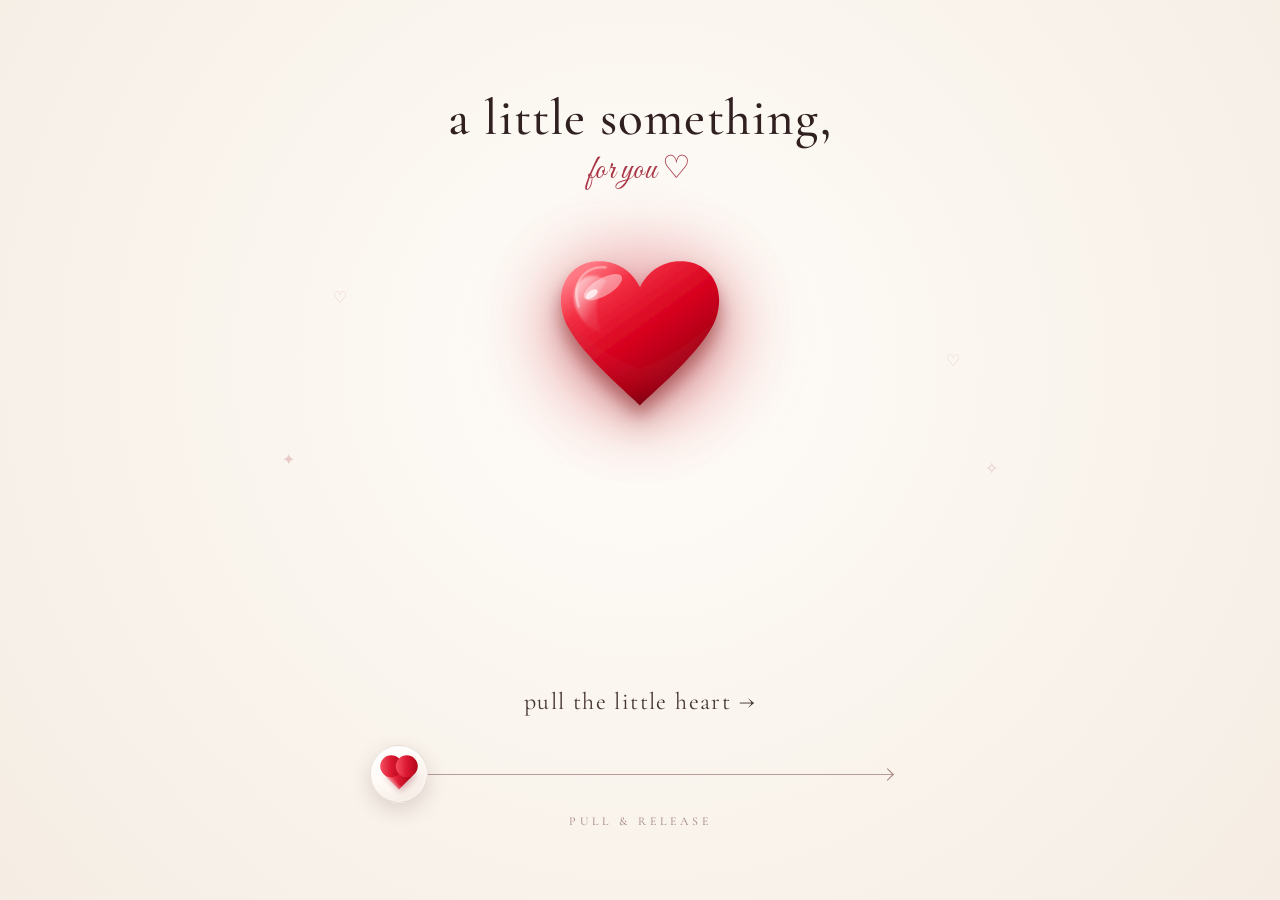
<file: index.html>
<!DOCTYPE html>
<html lang="en">
<head>
<meta charset="UTF-8">
<meta name="viewport" content="width=device-width, initial-scale=1.0">

<title>A Little Something For You ♡</title>

<link rel="preconnect" href="https://fonts.googleapis.com">
<link rel="preconnect" href="https://fonts.gstatic.com" crossorigin>

<link href="https://fonts.googleapis.com/css2?family=Cormorant+Garamond:wght@400;500;600&family=Great+Vibes&display=swap" rel="stylesheet">

<style>

/* =====================================================
   RESET
===================================================== */

* {
    margin: 0;
    padding: 0;
    box-sizing: border-box;
}

html,
body {
    width: 100%;
    height: 100%;
}

body {
    overflow: hidden;
    background: #f8f2ea;
    color: #302020;
}


/* =====================================================
   PAGE
===================================================== */

.page {
    position: relative;

    width: 100vw;
    height: 100vh;

    overflow: hidden;

    background:
        radial-gradient(
            circle at 50% 40%,
            #fffdfa 0%,
            #faf5ee 45%,
            #f5ede4 100%
        );
}


/* =====================================================
   TITLE
===================================================== */

.title {
    position: absolute;

    top: 10vh;
    left: 0;

    width: 100%;

    text-align: center;

    z-index: 20;

    color: #302020;

    font-family: "Cormorant Garamond", serif;

    font-size: clamp(34px, 4vw, 52px);

    font-weight: 500;

    letter-spacing: 1.2px;

    line-height: 1.1;

    animation: titleIn 1.3s ease forwards;
}


.subtitle {
    display: block;

    margin-top: 8px;

    font-family: "Great Vibes", cursive;

    font-size: clamp(25px, 2.5vw, 34px);

    color: #a93647;

    letter-spacing: 0.5px;
}


/* =====================================================
   HEART AREA
===================================================== */

.heart-area {
    position: absolute;

    top: 37%;

    left: 50%;

    transform: translate(-50%, -50%);

    width: 270px;
    height: 250px;

    z-index: 5;

    display: flex;

    justify-content: center;
    align-items: center;
}


/* =====================================================
   HEART GLOW
===================================================== */

.heart-glow {
    position: absolute;

    width: 190px;
    height: 170px;

    border-radius: 50%;

    background: rgba(205, 20, 42, 0.25);

    filter: blur(38px);

    animation: glowPulse 3s ease-in-out infinite;
}


/* =====================================================
   SVG 3D HEART
===================================================== */

.heart-svg {
    position: relative;

    width: 190px;
    height: 190px;

    overflow: visible;

    filter:
        drop-shadow(0 18px 15px rgba(100, 0, 12, 0.20))
        drop-shadow(0 7px 35px rgba(190, 0, 25, 0.22));

    animation: heartFloat 3s ease-in-out infinite;
}


/* =====================================================
   HEART HIGHLIGHT
===================================================== */

.heart-highlight {
    opacity: 0.85;

    filter: blur(1px);
}


/* =====================================================
   PULL SECTION
===================================================== */

.pull-area {
    position: absolute;

    bottom: 8vh;

    left: 50%;

    transform: translateX(-50%);

    width: min(600px, 82vw);

    text-align: center;

    z-index: 30;
}


/* =====================================================
   INSTRUCTION
===================================================== */

.instruction {
    margin-bottom: 25px;

    color: #463535;

    font-family: "Cormorant Garamond", serif;

    font-size: clamp(19px, 2vw, 24px);

    letter-spacing: 1.4px;

    white-space: nowrap;
}


/* =====================================================
   SLIDER
===================================================== */

.slider {
    position: relative;

    width: 100%;

    height: 65px;
}


/* LINE */

.slider-line {
    position: absolute;

    left: 8%;
    right: 8%;

    top: 50%;

    height: 1px;

    background: #b79b96;
}


/* ARROW */

.slider-line::after {
    content: "";

    position: absolute;

    right: 0;

    top: -4px;

    width: 8px;
    height: 8px;

    border-top: 1px solid #9d7772;
    border-right: 1px solid #9d7772;

    transform: rotate(45deg);
}


/* =====================================================
   DRAG BUTTON
===================================================== */

.drag-button {
    position: absolute;

    left: 5%;

    top: 50%;

    width: 58px;
    height: 58px;

    transform: translateY(-50%);

    border-radius: 50%;

    background:
        radial-gradient(
            circle at 35% 28%,
            #ffffff 0%,
            #fffaf5 45%,
            #eee1d9 100%
        );

    border: 1px solid rgba(120, 75, 70, 0.12);

    box-shadow:
        0 7px 20px rgba(90, 45, 40, 0.17),
        inset 0 2px 6px rgba(255,255,255,0.95);

    display: flex;

    align-items: center;
    justify-content: center;

    cursor: grab;

    touch-action: none;

    user-select: none;

    z-index: 10;
}

.drag-button:active {
    cursor: grabbing;
}


/* =====================================================
   SMALL HEART
===================================================== */

.small-heart {
    width: 22px;
    height: 22px;

    transform: rotate(-45deg);

    background:
        linear-gradient(
            135deg,
            #ff6875 0%,
            #db1730 50%,
            #9e0013 100%
        );

    border-radius: 4px 0 4px 0;

    position: relative;

    box-shadow:
        inset 2px 2px 3px rgba(255,255,255,0.4),
        0 3px 7px rgba(120,0,15,0.3);
}

.small-heart::before,
.small-heart::after {
    content: "";

    position: absolute;

    width: 22px;
    height: 22px;

    border-radius: 50%;

    background: inherit;
}

.small-heart::before {
    top: -11px;
    left: 0;
}

.small-heart::after {
    top: 0;
    left: 11px;
}


/* =====================================================
   BOTTOM LABEL
===================================================== */

.pull-text {
    margin-top: 8px;

    font-family: "Cormorant Garamond", serif;

    font-size: 12px;

    letter-spacing: 4px;

    color: #a17f79;
}


/* =====================================================
   DECORATION
===================================================== */

.decor {
    position: absolute;

    color: rgba(170, 50, 65, 0.22);

    font-size: 16px;

    z-index: 2;

    animation: floatDecor 4s ease-in-out infinite;
}

.d1 {
    top: 32%;
    left: 26%;
}

.d2 {
    top: 39%;
    right: 25%;

    animation-delay: 1s;
}

.d3 {
    top: 50%;
    left: 22%;

    animation-delay: 2s;
}

.d4 {
    top: 51%;
    right: 22%;

    animation-delay: 1.5s;
}


/* =====================================================
   TRANSITION
===================================================== */

.transition {
    position: fixed;

    inset: 0;

    background: #f8f1e9;

    z-index: 100;

    opacity: 0;

    pointer-events: none;

    display: flex;

    justify-content: center;
    align-items: center;
}

.transition.active {
    animation: transitionIn 1.3s ease forwards;
}

.transition-text {
    font-family: "Great Vibes", cursive;

    font-size: 55px;

    color: #a42d3f;

    opacity: 0;
}

.transition.active .transition-text {
    animation: textIn 1s ease forwards;
}


/* =====================================================
   ANIMATIONS
===================================================== */

@keyframes titleIn {

    from {
        opacity: 0;
        transform: translateY(-18px);
    }

    to {
        opacity: 1;
        transform: translateY(0);
    }
}


@keyframes heartFloat {

    0%,
    100% {
        transform: translateY(0) scale(1);
    }

    50% {
        transform: translateY(-7px) scale(1.035);
    }
}


@keyframes glowPulse {

    0%,
    100% {
        opacity: 0.35;
        transform: scale(0.9);
    }

    50% {
        opacity: 0.7;
        transform: scale(1.08);
    }
}


@keyframes floatDecor {

    0%,
    100% {
        opacity: 0.15;
        transform: translateY(0);
    }

    50% {
        opacity: 0.4;
        transform: translateY(-10px);
    }
}


@keyframes transitionIn {

    from {
        opacity: 0;
    }

    to {
        opacity: 1;
    }
}


@keyframes textIn {

    from {
        opacity: 0;
        transform: translateY(15px);
    }

    to {
        opacity: 1;
        transform: translateY(0);
    }
}


/* =====================================================
   MOBILE
===================================================== */

@media (max-width: 600px) {

    .title {
        top: 9vh;

        font-size: 32px;
    }

    .subtitle {
        font-size: 25px;
    }

    .heart-area {
        top: 36%;
    }

    .heart-svg {
        width: 155px;
        height: 155px;
    }

    .pull-area {
        bottom: 7vh;
    }

    .instruction {
        font-size: 19px;
    }
}

</style>
</head>


<body>


<!-- =====================================================
     PAGE 1
===================================================== -->

<div class="page">


    <!-- TITLE -->

    <div class="title">

        a little something,

        <span class="subtitle">
            for you ♡
        </span>

    </div>


    <!-- DECORATIONS -->

    <div class="decor d1">♡</div>
    <div class="decor d2">♡</div>
    <div class="decor d3">✦</div>
    <div class="decor d4">✧</div>


    <!-- =================================================
         3D HEART
    ================================================== -->

    <div class="heart-area">

        <div class="heart-glow"></div>


        <svg
            class="heart-svg"
            viewBox="0 0 220 200"
            xmlns="http://www.w3.org/2000/svg"
        >

            <defs>

                <!-- Main red 3D gradient -->

                <linearGradient
                    id="heartGradient"
                    x1="15%"
                    y1="5%"
                    x2="90%"
                    y2="100%"
                >

                    <stop
                        offset="0%"
                        stop-color="#ff7a84"
                    />

                    <stop
                        offset="18%"
                        stop-color="#f32f43"
                    />

                    <stop
                        offset="48%"
                        stop-color="#d6001d"
                    />

                    <stop
                        offset="75%"
                        stop-color="#a60016"
                    />

                    <stop
                        offset="100%"
                        stop-color="#65000b"
                    />

                </linearGradient>


                <!-- Dark bottom shading -->

                <radialGradient
                    id="bottomShade"
                    cx="50%"
                    cy="20%"
                    r="85%"
                >

                    <stop
                        offset="0%"
                        stop-color="rgba(255,255,255,0)"
                    />

                    <stop
                        offset="70%"
                        stop-color="#76000d"
                        stop-opacity="0.15"
                    />

                    <stop
                        offset="100%"
                        stop-color="#320006"
                        stop-opacity="0.5"
                    />

                </radialGradient>


                <!-- Highlight -->

                <linearGradient
                    id="highlightGradient"
                    x1="0%"
                    y1="0%"
                    x2="100%"
                    y2="100%"
                >

                    <stop
                        offset="0%"
                        stop-color="white"
                        stop-opacity="0.9"
                    />

                    <stop
                        offset="60%"
                        stop-color="white"
                        stop-opacity="0.12"
                    />

                    <stop
                        offset="100%"
                        stop-color="white"
                        stop-opacity="0"
                    />

                </linearGradient>


                <!-- 3D shadow -->

                <filter
                    id="heartShadow"
                    x="-50%"
                    y="-50%"
                    width="200%"
                    height="220%"
                >

                    <feDropShadow
                        dx="0"
                        dy="13"
                        stdDeviation="9"
                        flood-color="#72000d"
                        flood-opacity="0.35"
                    />

                </filter>

            </defs>


            <!-- HEART -->

            <path
                d="
                M110 184
                C101 174 35 120 22 83
                C10 48 29 19 59 17
                C82 15 101 28 110 47
                C119 28 138 15 161 17
                C191 19 210 48 198 83
                C185 120 119 174 110 184
                Z
                "

                fill="url(#heartGradient)"

                filter="url(#heartShadow)"
            />


            <!-- Dark 3D lower shade -->

            <path
                d="
                M110 184
                C101 174 35 120 22 83
                C39 103 69 126 110 142
                C151 126 181 103 198 83
                C185 120 119 174 110 184
                Z
                "

                fill="url(#bottomShade)"

                opacity="0.75"
            />


            <!-- Left glossy reflection -->

            <path
                class="heart-highlight"

                d="
                M48 35
                C31 42 31 64 39 78
                C45 89 56 98 66 101
                C56 78 57 55 72 40
                C65 34 56 32 48 35
                Z
                "

                fill="url(#highlightGradient)"
            />


            <!-- Top shine -->

            <ellipse
                cx="67"
                cy="47"
                rx="25"
                ry="10"

                fill="white"

                opacity="0.42"

                transform="rotate(-30 67 47)"
            />


            <!-- Small bright reflection -->

            <ellipse
                cx="54"
                cy="55"
                rx="8"
                ry="4"

                fill="white"

                opacity="0.72"

                transform="rotate(-35 54 55)"
            />


            <!-- Edge highlight -->

            <path
                d="
                M39 69
                C29 39 49 22 70 24
                "

                fill="none"

                stroke="white"

                stroke-width="3"

                stroke-linecap="round"

                opacity="0.35"
            />

        </svg>

    </div>


    <!-- =================================================
         PULL AREA
    ================================================== -->

    <div class="pull-area">


        <div
            class="instruction"
            id="instruction"
        >
            pull the little heart →
        </div>


        <div
            class="slider"
            id="slider"
        >

            <div class="slider-line"></div>


            <!-- DRAG BUTTON -->

            <div
                class="drag-button"
                id="dragButton"
            >

                <div class="small-heart"></div>

            </div>

        </div>


        <div class="pull-text">
            PULL & RELEASE
        </div>


    </div>

</div>


<!-- =====================================================
     TRANSITION
===================================================== -->

<div
    class="transition"
    id="transition"
>

    <div class="transition-text">
        just for you ♡
    </div>

</div>


<script>

/* =====================================================
   DRAG SYSTEM
===================================================== */

const dragButton =
    document.getElementById("dragButton");

const slider =
    document.getElementById("slider");

const instruction =
    document.getElementById("instruction");

const transition =
    document.getElementById("transition");

const heart =
    document.querySelector(".heart-svg");


let dragging = false;

let startX = 0;

let distance = 0;


/* =====================================================
   POINTER POSITION
===================================================== */

function getX(event) {

    if (event.touches) {

        return event.touches[0].clientX;

    }

    return event.clientX;
}


/* =====================================================
   START DRAG
===================================================== */

function startDrag(event) {

    event.preventDefault();

    dragging = true;

    startX = getX(event);

    dragButton.style.transition = "none";

    instruction.style.opacity = "0.45";
}


/* =====================================================
   MOVE
===================================================== */

function moveDrag(event) {

    if (!dragging) return;

    event.preventDefault();

    distance =
        getX(event) - startX;


    if (distance < 0) {

        distance = 0;

    }


    const maxDistance =
        slider.offsetWidth * 0.67;


    if (distance > maxDistance) {

        distance = maxDistance;

    }


    dragButton.style.transform =
        `translate(${distance}px, -50%)`;


    /* Heart gets slightly larger */

    const progress =
        distance / maxDistance;


    heart.style.transform =
        `scale(${1 + progress * 0.08})`;

}


/* =====================================================
   RELEASE
===================================================== */

function releaseDrag() {

    if (!dragging) return;

    dragging = false;


    const maxDistance =
        slider.offsetWidth * 0.67;


    const progress =
        distance / maxDistance;


    if (progress >= 0.75) {

        openNextPage();

    }

    else {

        dragButton.style.transition =
            "transform 0.45s cubic-bezier(.2,.8,.2,1)";

        dragButton.style.transform =
            "translate(0px, -50%)";


        heart.style.transform =
            "scale(1)";


        instruction.style.opacity =
            "1";


        distance = 0;

    }

}


/* =====================================================
   OPEN PAGE 2
===================================================== */

function openNextPage() {

    instruction.innerHTML =
        "opening your surprise...";


    instruction.style.opacity =
        "1";


    heart.style.transform =
        "scale(1.1)";


    setTimeout(() => {

        transition.classList.add("active");

    }, 300);


    setTimeout(() => {

        window.location.href =
            "page2.html";

    }, 1600);

}


/* =====================================================
   MOUSE
===================================================== */

dragButton.addEventListener(
    "mousedown",
    startDrag
);

document.addEventListener(
    "mousemove",
    moveDrag
);

document.addEventListener(
    "mouseup",
    releaseDrag
);


/* =====================================================
   TOUCH
===================================================== */

dragButton.addEventListener(
    "touchstart",
    startDrag,
    { passive: false }
);

document.addEventListener(
    "touchmove",
    moveDrag,
    { passive: false }
);

document.addEventListener(
    "touchend",
    releaseDrag
);

</script>

</body>
</html>
</file>
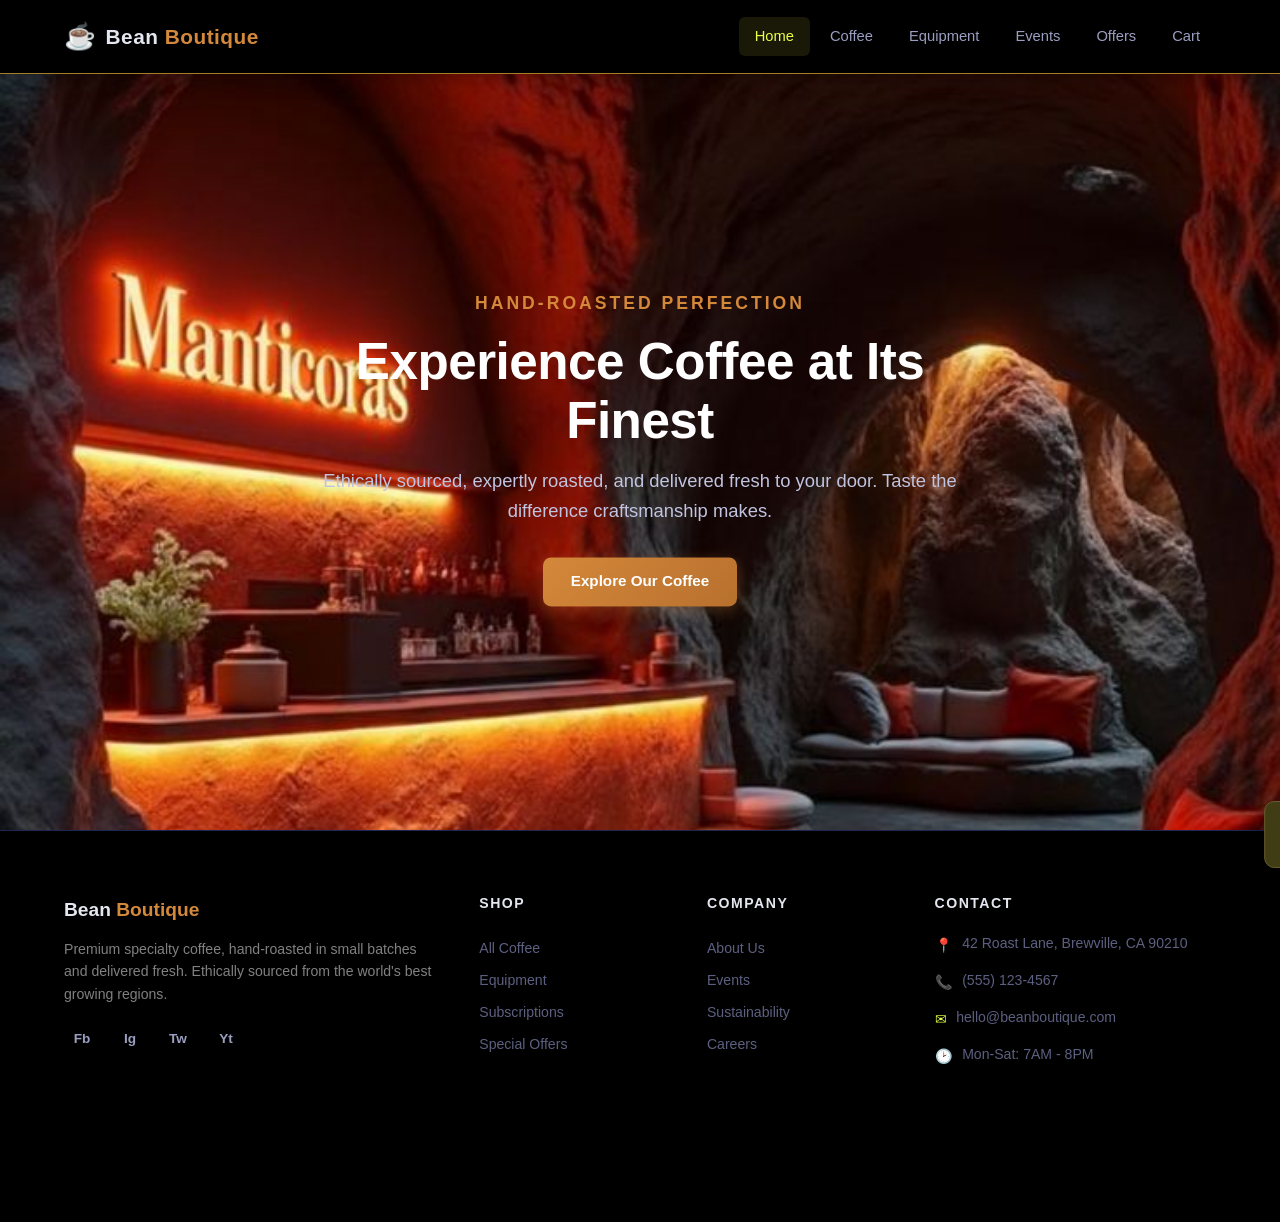
<file: events/index.html>
<!DOCTYPE html>
<html lang="en">
<head>
  <meta charset="UTF-8">
  <meta name="viewport" content="width=device-width, initial-scale=1.0">
  <meta name="description" content="Bean Boutique - Premium specialty coffee shop offering hand-roasted beans, brewing equipment, and workshops.">
  <title>Bean Boutique | Premium Specialty Coffee</title>
  <link rel="stylesheet" href="style.css">
</head>
<body>

  <div id="toast" class="toast" role="status" aria-live="polite">
    <span class="toast__icon">&#9745;</span>
    <span class="toast__text"></span>
  </div>


  <div id="modalOverlay" class="modal-overlay" role="dialog" aria-modal="true" aria-labelledby="modalTitle">
    <div class="modal" style="position:relative;">
      <button id="modalClose" class="modal__close" aria-label="Close popup">&times;</button>
      <div class="modal__icon">&#9749;</div>
      <h2 id="modalTitle" class="modal__title">Welcome to Bean Boutique</h2>
      <p class="modal__desc">Join our community and get 10% off your first order plus exclusive brewing tips.</p>
      <form id="modalForm" class="modal__form" novalidate>
        <label for="modalEmail" class="form-label" style="display:none;">Email</label>
        <input type="email" id="modalEmail" class="modal__input" placeholder="Enter your email address" aria-label="Email address">
        <button type="submit" class="btn btn--primary">Subscribe</button>
      </form>
      <p id="modalMessage" class="modal__message"></p>
      <p class="modal__note">No spam, unsubscribe anytime. Your data stays private.</p>
    </div>
  </div>

 
  <header class="header">
    <div class="header__inner">
      <a href="index.html" class="header__logo" aria-label="Bean Boutique Home">
        <span class="header__logo-icon">&#9749;</span>
        <span class="header__logo-text">Bean <span>Boutique</span></span>
      </a>

      <nav aria-label="Main navigation">
        <ul class="nav__list">
          <li><a href="index.html" class="nav__link nav__link--active">Home</a></li>
          <li><a href="coffee.html" class="nav__link">Coffee</a></li>
          <li><a href="equipment.html" class="nav__link">Equipment</a></li>
          <li><a href="events.html" class="nav__link">Events</a></li>
          <li><a href="offers.html" class="nav__link">Offers</a></li>
          <li>
            <a href="cart.html" class="nav__link nav__cart-link" aria-label="Shopping cart">
              Cart
              <span class="nav__cart-badge nav__cart-badge--hidden">0</span>
            </a>
          </li>
        </ul>
      </nav>

      <button id="navToggle" class="nav__toggle" aria-label="Toggle menu" aria-expanded="false">
        <span class="nav__toggle-bar"></span>
        <span class="nav__toggle-bar"></span>
        <span class="nav__toggle-bar"></span>
      </button>
    </div>
  </header>

  
  <div id="navMobile" class="nav__mobile" aria-hidden="true">
    <nav aria-label="Mobile navigation">
      <ul class="nav__mobile-list">
        <li><a href="index.html" class="nav__mobile-link nav__mobile-link--active">Home</a></li>
        <li><a href="coffee.html" class="nav__mobile-link">Coffee</a></li>
        <li><a href="equipment.html" class="nav__mobile-link">Equipment</a></li>
        <li><a href="events.html" class="nav__mobile-link">Events</a></li>
        <li><a href="offers.html" class="nav__mobile-link">Offers</a></li>
        <li><a href="cart.html" class="nav__mobile-link">Cart</a></li>
      </ul>
    </nav>
  </div>

  
  <main>
  
    <section class="hero" aria-label="Featured slideshow">
      <div class="hero__slide hero__slide--active">
        <img src="Interior.png" alt="Interior of Bean Boutique coffee shop" class="hero__image">
        <div class="hero__content">
          <p class="hero__subtitle">Hand-Roasted Perfection</p>
          <h1 class="hero__title">Experience Coffee at Its Finest</h1>
          <p class="hero__desc">Ethically sourced, expertly roasted, and delivered fresh to your door. Taste the difference craftsmanship makes.</p>
          <a href="coffee.html" class="btn btn--warm">Explore Our Coffee</a>
        </div>
      </div>
      <div class="hero__slide">
        <img src="Barista.png" alt="Barista pouring a latte" class="hero__image">
        <div class="hero__content">
          <p class="hero__subtitle">Master the Craft</p>
          <h1 class="hero__title">Learn From the Best Baristas</h1>
          <p class="hero__desc">Join our workshops and discover the art of brewing. From pour-over to espresso, elevate your coffee game.</p>
          <a href="events.html" class="btn btn--primary">View Workshops</a>
        </div>
      </div>
      <div class="hero__slide">
        <img src="bean.png" alt="Fresh coffee beans in a burlap bag" class="hero__image">
        <div class="hero__content">
          <p class="hero__subtitle">Exclusive Deals</p>
          <h1 class="hero__title">Subscribe &amp; Save 20%</h1>
          <p class="hero__desc">Get freshly roasted beans delivered monthly. Choose your roast level, skip anytime, cancel whenever you want.</p>
          <a href="offers.html" class="btn btn--warm">See Subscriptions</a>
        </div>
      </div>
      

 
    <section class="section" aria-labelledby="featuredTitle">
      <div class="container">
        <div class="section-intro">
          <h2 id="featuredTitle">Featured Selections</h2>
          <p>A curated collection of our most beloved single-origin and blended coffees, freshly roasted in small batches.</p>
        </div>

        <div class="grid grid--4">
          <article class="card">
            <div class="card__image-wrap">
              <img src="Ethiopian.png" alt="Ethiopian Yirgacheffe coffee beans" class="card__image">
            </div>
            <div class="card__body">
              <span class="card__tag card__tag--light">Light Roast</span>
              <h3 class="card__title">Ethiopian Yirgacheffe</h3>
              <p class="card__meta">Single Origin &bull; Floral &amp; Citrus</p>
              <p class="card__desc">Bright and complex with notes of jasmine, lemon zest, and a honey-sweet finish.</p>
              <div class="card__footer">
                <span class="card__price">$18.99</span>
                <button class="btn btn--small btn--primary" data-cart-add data-cart-id="coffee-1" data-cart-name="Ethiopian Yirgacheffe" data-cart-price="18.99" data-cart-image="https://picsum.photos/seed/ethcoffee/80/80">Add to Cart</button>
              </div>
            </div>
          </article>

          <article class="card">
            <div class="card__image-wrap">
              <img src="Colombian.png" alt="Colombian Supremo coffee beans" class="card__image">
            </div>
            <div class="card__body">
              <span class="card__tag card__tag--medium">Medium Roast</span>
              <h3 class="card__title">Colombian Supremo</h3>
              <p class="card__meta">Single Origin &bull; Nutty &amp; Sweet</p>
              <p class="card__desc">Smooth and balanced with caramel sweetness, roasted almond, and a clean finish.</p>
              <div class="card__footer">
                <span class="card__price">$16.99</span>
                <button class="btn btn--small btn--primary" data-cart-add data-cart-id="coffee-2" data-cart-name="Colombian Supremo" data-cart-price="16.99" data-cart-image="https://picsum.photos/seed/colcoffee/80/80">Add to Cart</button>
              </div>
            </div>
          </article>

          <article class="card">
            <div class="card__image-wrap">
              <img src="Sumatra.png" alt="Sumatra Mandheling coffee beans" class="card__image">
            </div>
            <div class="card__body">
              <span class="card__tag card__tag--dark">Dark Roast</span>
              <h3 class="card__title">Sumatra Mandheling</h3>
              <p class="card__meta">Single Origin &bull; Earthy &amp; Bold</p>
              <p class="card__desc">Full-bodied with rich earthy tones, dark chocolate, and a lingering spicy finish.</p>
              <div class="card__footer">
                <span class="card__price">$19.99</span>
                <button class="btn btn--small btn--primary" data-cart-add data-cart-id="coffee-3" data-cart-name="Sumatra Mandheling" data-cart-price="19.99" data-cart-image="https://picsum.photos/seed/sumcoffee/80/80">Add to Cart</button>
              </div>
            </div>
          </article>

          <article class="card">
            <div class="card__image-wrap">
              <img src="House.png" alt="House Blend coffee beans" class="card__image">
            </div>
            <div class="card__body">
              <span class="card__tag card__tag--blend">Blend</span>
              <h3 class="card__title">House Blend</h3>
              <p class="card__meta">Signature Blend &bull; Smooth &amp; Versatile</p>
              <p class="card__desc">Our flagship blend combining Central and South American beans for everyday perfection.</p>
              <div class="card__footer">
                <span class="card__price">$14.99</span>
                <button class="btn btn--small btn--primary" data-cart-add data-cart-id="coffee-4" data-cart-name="House Blend" data-cart-price="14.99" data-cart-image="https://picsum.photos/seed/houseblend/80/80">Add to Cart</button>
              </div>
            </div>
          </article>
        </div>

        <div class="text-center" style="margin-top:2.5rem;">
          <a href="coffee.html" class="btn btn--outline">View All Coffees</a>
        </div>
      </div>
    </section>

    
    <section class="section section--alt" aria-labelledby="aboutTitle">
      <div class="container">
        <div class="about-grid">
          <div class="about__image-wrap">
            <img src="story.png" alt="Inside the Bean Boutique roastery" class="about__image">
          </div>
          <div>
            <p class="about__label">Our Story</p>
            <h2 id="aboutTitle">Crafted With Passion Since 2015</h2>
            <p class="about__text">Bean Boutique was born from a simple belief: everyone deserves access to exceptional coffee. We travel to origin countries, build direct relationships with farmers, and roast in small batches to unlock each bean's full potential.</p>
            <p class="about__text">From our single-origin selections to our signature blends, every bag represents our commitment to quality, sustainability, and the communities that make great coffee possible.</p>
            <div class="about__stats">
              <div>
                <div class="about__stat-number">12+</div>
                <div class="about__stat-label">Origin Countries</div>
              </div>
              <div>
                <div class="about__stat-number">50K+</div>
                <div class="about__stat-label">Happy Customers</div>
              </div>
              <div>
                <div class="about__stat-number">8</div>
                <div class="about__stat-label">Years Roasting</div>
              </div>
            </div>
          </div>
        </div>
      </div>
    </section>

    <section class="cta-section" aria-labelledby="ctaTitle">
      <div class="container">
        <h2 id="ctaTitle">Ready to Brew Something Special?</h2>
        <p class="cta-section__desc">Browse our full catalog, find your perfect equipment, or sign up for a coffee subscription tailored to your taste.</p>
        <div>
          <a href="coffee.html" class="btn btn--warm">Shop Coffee</a>
          <a href="equipment.html" class="btn btn--outline">Shop Equipment</a>
        </div>
      </div>
    </section>
  </main>

  
  <footer class="footer">
    <div class="container">
      <div class="footer__grid">
        <div>
          <div class="footer__brand-name">Bean <span>Boutique</span></div>
          <p class="footer__brand-desc">Premium specialty coffee, hand-roasted in small batches and delivered fresh. Ethically sourced from the world's best growing regions.</p>
          <div class="footer__social">
            <a href="#" class="footer__social-link" aria-label="Facebook">Fb</a>
            <a href="#" class="footer__social-link" aria-label="Instagram">Ig</a>
            <a href="#" class="footer__social-link" aria-label="Twitter">Tw</a>
            <a href="#" class="footer__social-link" aria-label="YouTube">Yt</a>
          </div>
        </div>
        <div>
          <h3 class="footer__heading">Shop</h3>
          <a href="coffee.html" class="footer__link">All Coffee</a>
          <a href="equipment.html" class="footer__link">Equipment</a>
          <a href="offers.html" class="footer__link">Subscriptions</a>
          <a href="offers.html" class="footer__link">Special Offers</a>
        </div>
        <div>
          <h3 class="footer__heading">Company</h3>
          <a href="index.html" class="footer__link">About Us</a>
          <a href="events.html" class="footer__link">Events</a>
          <a href="#" class="footer__link">Sustainability</a>
          <a href="#" class="footer__link">Careers</a>
        </div>
        <div>
          <h3 class="footer__heading">Contact</h3>
          <div class="footer__contact-item">
            <span class="footer__contact-icon">&#128205;</span>
            <span>42 Roast Lane, Brewville, CA 90210</span>
          </div>
          <div class="footer__contact-item">
            <span class="footer__contact-icon">&#128222;</span>
            <span>(555) 123-4567</span>
          </div>
          <div class="footer__contact-item">
            <span class="footer__contact-icon">&#9993;</span>
            <span>hello@beanboutique.com</span>
          </div>
          <div class="footer__contact-item">
            <span class="footer__contact-icon">&#128337;</span>
            <span>Mon-Sat: 7AM - 8PM</span>
          </div>
        </div>
      </div>
      <div class="footer__bottom">
        <p>&copy; 2024 Bean Boutique. All rights reserved. Crafted with care.</p>
      </div>
    </div>
  </footer>
  
   

  <script src="script.js"></script>

</html>
</file>
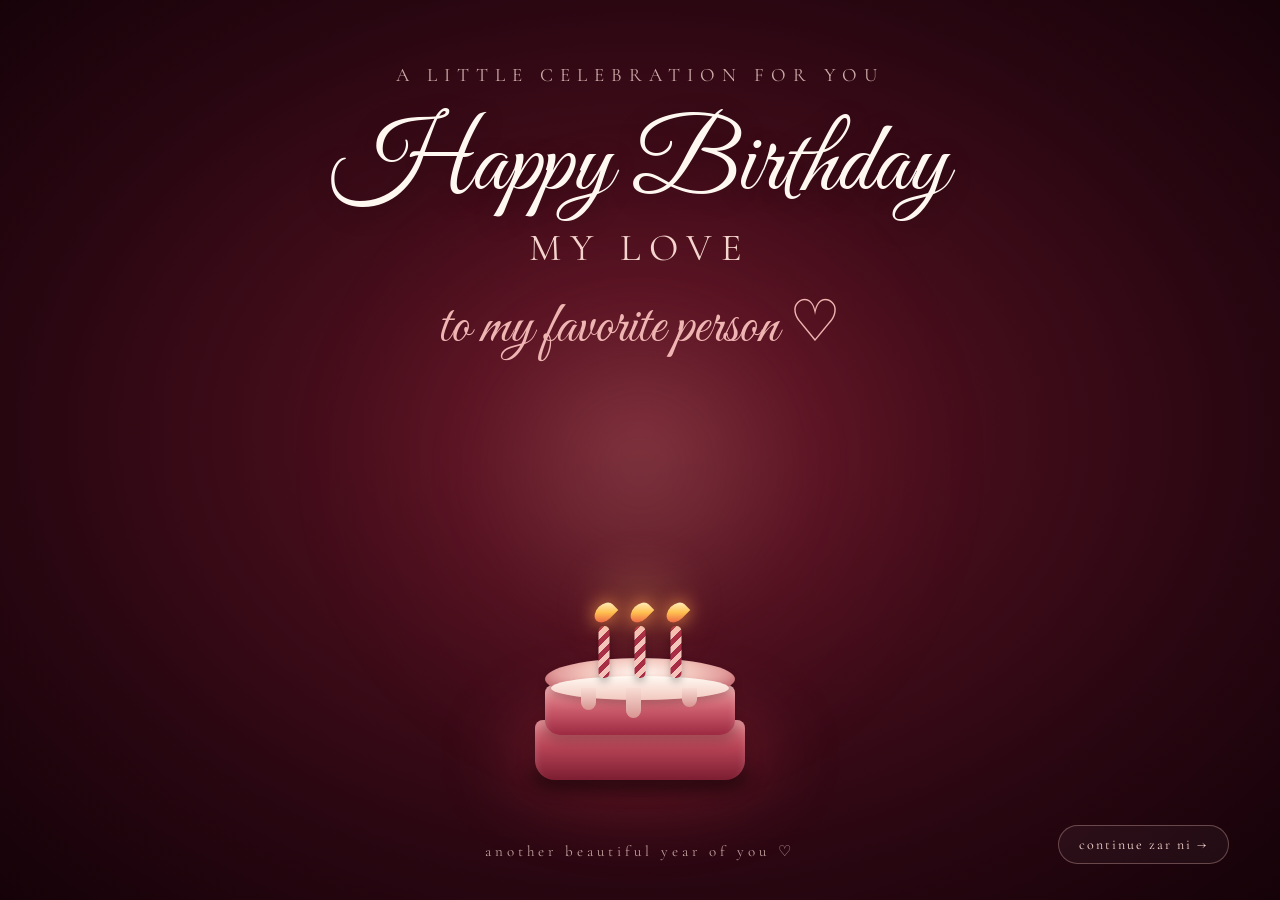
<file: 2.html>
<!DOCTYPE html>
<html lang="en">
<head>

<meta charset="UTF-8">
<meta name="viewport" content="width=device-width, initial-scale=1.0">

<title>Happy Birthday My Love ♡</title>

<link rel="preconnect" href="https://fonts.googleapis.com">
<link rel="preconnect" href="https://fonts.gstatic.com" crossorigin>

<link href="https://fonts.googleapis.com/css2?family=Cormorant+Garamond:wght@400;500;600&family=Great+Vibes&display=swap"
rel="stylesheet">


<style>

/* =====================================================
   RESET
===================================================== */

* {
    margin: 0;
    padding: 0;
    box-sizing: border-box;
}

html,
body {
    width: 100%;
    height: 100%;
}

body {
    overflow: hidden;
    background: #19040a;
}


/* =====================================================
   MAIN PAGE
===================================================== */

.page {

    position: relative;

    width: 100vw;
    height: 100vh;

    overflow: hidden;

    background:
        radial-gradient(
            ellipse at 50% 48%,
            #681a2a 0%,
            #480e1c 32%,
            #2b0712 65%,
            #150208 100%
        );

    color: white;
}


/* =====================================================
   SOFT BACKGROUND LIGHT
===================================================== */

.glow {

    position: absolute;

    width: 650px;
    height: 650px;

    left: 50%;
    top: 52%;

    transform:
        translate(-50%, -50%);

    border-radius: 50%;

    background:
        radial-gradient(
            circle,
            rgba(255, 190, 170, .17) 0%,
            rgba(190, 45, 70, .08) 38%,
            transparent 72%
        );

    filter: blur(25px);

    animation:
        breathing 5s ease-in-out infinite;
}


/* =====================================================
   TOP TEXT
===================================================== */

.small-title {

    position: absolute;

    top: 7%;

    left: 50%;

    transform:
        translateX(-50%);

    width: 100%;

    text-align: center;

    z-index: 30;

    font-family:
        "Cormorant Garamond",
        serif;

    font-size:
        clamp(14px, 1.5vw, 19px);

    letter-spacing: 7px;

    text-transform: uppercase;

    color:
        rgba(255, 225, 218, .75);

    opacity: 0;

    animation:
        fadeDown 1.2s ease 0.5s forwards;
}


/* =====================================================
   HAPPY BIRTHDAY
===================================================== */

.birthday-title {

    position: absolute;

    top: 13%;

    left: 50%;

    transform:
        translateX(-50%);

    width: 100%;

    text-align: center;

    z-index: 30;

}


.happy {

    display: block;

    font-family:
        "Great Vibes",
        cursive;

    font-size:
        clamp(60px, 8vw, 100px);

    line-height: 1;

    color: #fff8f1;

    text-shadow:
        0 5px 25px rgba(0,0,0,.25);

    opacity: 0;

    animation:
        titleReveal 1.5s ease .8s forwards;
}


.birthday {

    display: block;

    margin-top: 8px;

    font-family:
        "Cormorant Garamond",
        serif;

    font-size:
        clamp(24px, 3vw, 40px);

    letter-spacing: 9px;

    text-transform: uppercase;

    color: #f4d4cd;

    opacity: 0;

    animation:
        birthdayReveal 1.4s ease 1.5s forwards;
}


/* =====================================================
   MY LOVE
===================================================== */

.my-love {

    position: absolute;

    top: 32%;

    left: 50%;

    transform:
        translateX(-50%);

    width: 100%;

    text-align: center;

    z-index: 30;

    font-family:
        "Great Vibes",
        cursive;

    font-size:
        clamp(35px, 4.5vw, 58px);

    color: #efb5b2;

    opacity: 0;

    animation:
        loveReveal 1.3s ease 2s forwards;
}


/* =====================================================
   CAKE AREA
===================================================== */

.cake-area {

    position: absolute;

    left: 50%;

    bottom: 10%;

    transform:
        translateX(-50%);

    width: 330px;

    height: 280px;

    z-index: 10;
}


/* =====================================================
   CAKE GLOW
===================================================== */

.cake-glow {

    position: absolute;

    width: 270px;
    height: 100px;

    left: 50%;
    bottom: 5px;

    transform:
        translateX(-50%);

    border-radius: 50%;

    background:
        rgba(255, 70, 90, .24);

    filter: blur(35px);

    opacity: 0;

    animation:
        glowAppear 1s ease 1.8s forwards,
        cakeGlow 3s ease-in-out 2.8s infinite;
}


/* =====================================================
   CAKE SHADOW
===================================================== */

.cake-shadow {

    position: absolute;

    width: 230px;
    height: 25px;

    left: 50%;
    bottom: 18px;

    transform:
        translateX(-50%);

    border-radius: 50%;

    background:
        rgba(0,0,0,.32);

    filter: blur(8px);

    opacity: 0;

    animation:
        shadowAppear .8s ease .2s forwards;
}


/* =====================================================
   CAKE BASE
===================================================== */

.cake {

    position: absolute;

    left: 50%;

    bottom: 30px;

    transform:
        translateX(-50%);

    width: 210px;

    height: 105px;

    z-index: 5;
}


/* =====================================================
   BOTTOM CAKE LAYER
===================================================== */

.cake-bottom {

    position: absolute;

    left: 0;

    bottom: 0;

    width: 210px;

    height: 60px;

    border-radius:
        8px 8px 20px 20px;

    background:
        linear-gradient(
            180deg,
            #d9787f 0%,
            #b74456 45%,
            #7c1d31 100%
        );

    box-shadow:
        inset 0 7px 10px
        rgba(255,255,255,.18),

        0 12px 18px
        rgba(0,0,0,.25);

    opacity: 0;

    transform:
        translateY(30px)
        scale(.92);

    animation:
        layerOne
        .75s
        cubic-bezier(.2,.8,.2,1)
        .3s forwards;
}


/* =====================================================
   MIDDLE CAKE LAYER
===================================================== */

.cake-middle {

    position: absolute;

    left: 10px;

    bottom: 45px;

    width: 190px;

    height: 50px;

    border-radius:
        8px 8px 15px 15px;

    background:
        linear-gradient(
            180deg,
            #eaa0a0 0%,
            #ca5b6b 50%,
            #9c2941 100%
        );

    box-shadow:
        inset 0 6px 8px
        rgba(255,255,255,.2),

        0 7px 12px
        rgba(0,0,0,.18);

    opacity: 0;

    transform:
        translateY(25px);

    animation:
        layerTwo
        .7s
        cubic-bezier(.2,.8,.2,1)
        1s forwards;
}


/* =====================================================
   TOP OF CAKE
===================================================== */

.cake-top {

    position: absolute;

    left: 10px;

    bottom: 80px;

    width: 190px;

    height: 42px;

    border-radius: 50%;

    background:
        radial-gradient(
            ellipse at 50% 35%,
            #fff4ed 0%,
            #f1c1b8 42%,
            #c75b68 100%
        );

    box-shadow:
        inset 0 -6px 8px
        rgba(120,0,20,.18),

        0 4px 8px
        rgba(0,0,0,.15);

    opacity: 0;

    transform:
        translateY(20px)
        scale(.95);

    animation:
        layerThree
        .7s
        cubic-bezier(.2,.8,.2,1)
        1.7s forwards;
}


/* =====================================================
   CREAM DRIPS
===================================================== */

.cream {

    position: absolute;

    left: 16px;

    bottom: 66px;

    width: 178px;

    height: 38px;

    z-index: 8;

    opacity: 0;

    animation:
        creamAppear
        .7s
        ease
        2.25s
        forwards;
}


.cream-line {

    position: absolute;

    top: 0;

    left: 0;

    width: 100%;

    height: 24px;

    border-radius: 50%;

    background:
        linear-gradient(
            180deg,
            #fff9f2,
            #f2c9c0
        );

    box-shadow:
        0 4px 7px
        rgba(80,0,15,.12);
}


.drip {

    position: absolute;

    top: 12px;

    width: 15px;

    height: 22px;

    border-radius:
        0 0 12px 12px;

    background:
        linear-gradient(
            180deg,
            #f8ddd5,
            #d99491
        );
}


.drip:nth-child(2) {
    left: 30px;
}

.drip:nth-child(3) {
    left: 75px;
    height: 30px;
}

.drip:nth-child(4) {
    right: 32px;
    height: 19px;
}


/* =====================================================
   CANDLES
===================================================== */

.candles {

    position: absolute;

    left: 50%;

    bottom: 102px;

    transform:
        translateX(-50%);

    display: flex;

    align-items: flex-end;

    gap: 25px;

    z-index: 15;

    opacity: 0;

    animation:
        candlesAppear
        .8s
        cubic-bezier(.2,.8,.2,1)
        2.9s
        forwards;
}


.candle {

    position: relative;

    width: 11px;

    height: 52px;

    border-radius: 5px;

    background:
        repeating-linear-gradient(
            -45deg,
            #a82e45 0px,
            #a82e45 5px,
            #f4c4ba 5px,
            #f4c4ba 10px
        );

    box-shadow:
        0 4px 7px
        rgba(0,0,0,.25);
}


/* =====================================================
   CANDLE FLAME
===================================================== */

.flame {

    position: absolute;

    left: 50%;

    top: -25px;

    width: 16px;

    height: 23px;

    transform:
        translateX(-50%)
        rotate(45deg);

    border-radius:
        50% 0 50% 50%;

    background:
        linear-gradient(
            135deg,
            #fffde0,
            #ffc04f 50%,
            #e64743 100%
        );

    box-shadow:
        0 0 18px
        rgba(255,155,70,.9);

    opacity: 0;

    animation:
        flameAppear
        .5s
        ease
        3.45s
        forwards,

        flameMove
        .8s
        ease-in-out
        3.9s
        infinite alternate;
}


.candle:nth-child(2) .flame {
    animation-delay:
        3.55s,
        4s;
}

.candle:nth-child(3) .flame {
    animation-delay:
        3.65s,
        4.1s;
}


/* =====================================================
   CANDLE LIGHT
===================================================== */

.candle-light {

    position: absolute;

    left: 50%;

    bottom: 155px;

    width: 160px;

    height: 100px;

    transform:
        translateX(-50%);

    border-radius: 50%;

    background:
        radial-gradient(
            circle,
            rgba(255,190,110,.18),
            transparent 70%
        );

    filter: blur(15px);

    opacity: 0;

    animation:
        lightAppear
        1s
        ease
        3.6s
        forwards,

        lightPulse
        2s
        ease-in-out
        4.5s
        infinite;
}


/* =====================================================
   FLOATING HEARTS
===================================================== */

.heart {

    position: absolute;

    color: #e65c70;

    text-shadow:
        0 0 15px
        rgba(255,70,100,.7);

    opacity: 0;

    animation:
        floatHeart
        6s
        ease-in-out
        infinite;
}


.h1 {
    left: 10%;
    bottom: -30px;
    font-size: 24px;
}

.h2 {
    left: 25%;
    bottom: -30px;
    font-size: 16px;
    animation-delay: 1.5s;
}

.h3 {
    left: 38%;
    bottom: -30px;
    font-size: 28px;
    animation-delay: 3s;
}

.h4 {
    right: 12%;
    bottom: -30px;
    font-size: 23px;
    animation-delay: .7s;
}

.h5 {
    right: 27%;
    bottom: -30px;
    font-size: 16px;
    animation-delay: 2s;
}

.h6 {
    right: 38%;
    bottom: -30px;
    font-size: 27px;
    animation-delay: 3.5s;
}


/* =====================================================
   SPARKLES
===================================================== */

.sparkle {

    position: absolute;

    color: #ffe8df;

    opacity: 0;

    animation:
        sparkle
        3s
        ease-in-out
        infinite;
}


.s1 {
    left: 17%;
    top: 26%;
}

.s2 {
    right: 18%;
    top: 28%;
    animation-delay: 1s;
}

.s3 {
    left: 27%;
    top: 51%;
    animation-delay: 1.8s;
}

.s4 {
    right: 27%;
    top: 52%;
    animation-delay: 2.4s;
}

.s5 {
    left: 12%;
    top: 68%;
    animation-delay: 1.3s;
}

.s6 {
    right: 12%;
    top: 68%;
    animation-delay: 2.2s;
}


/* =====================================================
   BOTTOM MESSAGE
===================================================== */

.bottom-message {

    position: absolute;

    bottom: 4.5%;

    left: 50%;

    transform:
        translateX(-50%);

    width: 100%;

    text-align: center;

    z-index: 30;

    font-family:
        "Cormorant Garamond",
        serif;

    font-size: 15px;

    letter-spacing: 4px;

    color:
        rgba(255,225,218,.7);

    opacity: 0;

    animation:
        fadeUp 1.3s ease 4.2s forwards;
}


/* =====================================================
   NEXT BUTTON
===================================================== */

.next-page {

    position: absolute;

    right: 4%;

    bottom: 4%;

    z-index: 40;

    padding: 10px 20px;

    border:
        1px solid
        rgba(255,205,200,.3);

    border-radius: 30px;

    background:
        rgba(255,255,255,.04);

    color: #f5d5cf;

    font-family:
        "Cormorant Garamond",
        serif;

    font-size: 14px;

    letter-spacing: 2px;

    cursor: pointer;

    opacity: 0;

    animation:
        fadeButton
        1s
        ease
        4.8s
        forwards;

    transition: .3s;
}


.next-page:hover {

    background: #a83248;

    color: white;

    transform:
        translateY(-3px);

    box-shadow:
        0 8px 25px
        rgba(180,40,60,.3);
}


/* =====================================================
   ANIMATIONS
===================================================== */

@keyframes breathing {

    0%,100% {
        transform:
            translate(-50%,-50%)
            scale(.9);

        opacity: .5;
    }

    50% {
        transform:
            translate(-50%,-50%)
            scale(1.1);

        opacity: 1;
    }
}


@keyframes fadeDown {

    from {
        opacity: 0;
        transform:
            translate(-50%,-15px);
    }

    to {
        opacity: 1;
        transform:
            translate(-50%,0);
    }
}


@keyframes titleReveal {

    from {
        opacity: 0;
        transform:
            translateY(30px)
            scale(.9);
    }

    to {
        opacity: 1;
        transform:
            translateY(0)
            scale(1);
    }
}


@keyframes birthdayReveal {

    from {
        opacity: 0;
        letter-spacing: 20px;
    }

    to {
        opacity: 1;
        letter-spacing: 9px;
    }
}


@keyframes loveReveal {

    from {
        opacity: 0;
        transform:
            translate(-50%,20px);
    }

    to {
        opacity: 1;
        transform:
            translate(-50%,0);
    }
}


/* Cake animations */

@keyframes shadowAppear {

    from {
        opacity: 0;
        transform:
            translateX(-50%)
            scale(.5);
    }

    to {
        opacity: 1;
        transform:
            translateX(-50%)
            scale(1);
    }
}


@keyframes layerOne {

    from {
        opacity: 0;
        transform:
            translateY(30px)
            scale(.85);
    }

    to {
        opacity: 1;
        transform:
            translateY(0)
            scale(1);
    }
}


@keyframes layerTwo {

    from {
        opacity: 0;
        transform:
            translateY(25px)
            scale(.9);
    }

    to {
        opacity: 1;
        transform:
            translateY(0)
            scale(1);
    }
}


@keyframes layerThree {

    from {
        opacity: 0;
        transform:
            translateY(20px)
            scale(.9);
    }

    to {
        opacity: 1;
        transform:
            translateY(0)
            scale(1);
    }
}


@keyframes creamAppear {

    from {
        opacity: 0;
        transform:
            translateY(12px)
            scale(.9);
    }

    to {
        opacity: 1;
        transform:
            translateY(0)
            scale(1);
    }
}


@keyframes candlesAppear {

    from {
        opacity: 0;
        transform:
            translateX(-50%)
            translateY(25px)
            scale(.7);
    }

    to {
        opacity: 1;
        transform:
            translateX(-50%)
            translateY(0)
            scale(1);
    }
}


@keyframes flameAppear {

    from {
        opacity: 0;
        transform:
            translateX(-50%)
            rotate(45deg)
            scale(.4);
    }

    to {
        opacity: 1;
        transform:
            translateX(-50%)
            rotate(45deg)
            scale(1);
    }
}


@keyframes flameMove {

    from {
        transform:
            translateX(-50%)
            rotate(40deg)
            scale(.9);
    }

    to {
        transform:
            translateX(-50%)
            rotate(50deg)
            scale(1.1);
    }
}


@keyframes glowAppear {

    from {
        opacity: 0;
    }

    to {
        opacity: 1;
    }
}


@keyframes cakeGlow {

    0%,100% {
        transform:
            translateX(-50%)
            scale(.9);

        opacity: .4;
    }

    50% {
        transform:
            translateX(-50%)
            scale(1.1);

        opacity: .75;
    }
}


@keyframes lightAppear {

    from {
        opacity: 0;
    }

    to {
        opacity: 1;
    }
}


@keyframes lightPulse {

    0%,100% {
        transform:
            translateX(-50%)
            scale(.9);

        opacity: .5;
    }

    50% {
        transform:
            translateX(-50%)
            scale(1.15);

        opacity: .9;
    }
}


@keyframes floatHeart {

    0% {
        opacity: 0;
        transform:
            translateY(0)
            scale(.7);
    }

    15% {
        opacity: .7;
    }

    70% {
        opacity: .45;
    }

    100% {
        opacity: 0;
        transform:
            translateY(-110vh)
            scale(1.2)
            rotate(25deg);
    }
}


@keyframes sparkle {

    0%,100% {
        opacity: 0;
        transform:
            scale(.5)
            rotate(0);
    }

    50% {
        opacity: .85;
        transform:
            scale(1.2)
            rotate(90deg);
    }
}


@keyframes fadeUp {

    from {
        opacity: 0;
        transform:
            translate(-50%,15px);
    }

    to {
        opacity: 1;
        transform:
            translate(-50%,0);
    }
}


@keyframes fadeButton {

    from {
        opacity: 0;
    }

    to {
        opacity: 1;
    }
}


/* =====================================================
   MOBILE
===================================================== */

@media (max-width: 600px) {

    .small-title {
        top: 5%;
        letter-spacing: 3px;
    }

    .birthday-title {
        top: 11%;
    }

    .happy {
        font-size: 58px;
    }

    .birthday {
        font-size: 21px;
        letter-spacing: 5px;
    }

    .my-love {
        top: 29%;
        font-size: 42px;
    }

    .cake-area {
        bottom: 12%;
        transform:
            translateX(-50%)
            scale(.82);
    }

    .bottom-message {
        bottom: 4%;
        font-size: 10px;
        letter-spacing: 2px;
    }

    .next-page {
        right: 50%;
        bottom: 1%;
        transform:
            translateX(50%);
        font-size: 11px;
        padding: 7px 15px;
    }
}

</style>
</head>


<body>


<div class="page">


    <!-- BACKGROUND GLOW -->

    <div class="glow"></div>


    <!-- FLOATING HEARTS -->

    <div class="heart h1">♥</div>
    <div class="heart h2">♡</div>
    <div class="heart h3">♥</div>
    <div class="heart h4">♡</div>
    <div class="heart h5">♥</div>
    <div class="heart h6">♡</div>


    <!-- SPARKLES -->

    <div class="sparkle s1">✦</div>
    <div class="sparkle s2">✧</div>
    <div class="sparkle s3">✦</div>
    <div class="sparkle s4">✧</div>
    <div class="sparkle s5">✦</div>
    <div class="sparkle s6">✧</div>


    <!-- TOP TEXT -->

    <div class="small-title">
        a little celebration for you
    </div>


    <!-- MAIN TITLE -->

    <div class="birthday-title">

        <span class="happy">
            Happy Birthday
        </span>

        <span class="birthday">
            my love
        </span>

    </div>


    <!-- ROMANTIC TEXT -->

    <div class="my-love">
        to my favorite person ♡
    </div>


    <!-- =================================================
         CAKE
    ================================================== -->

    <div class="cake-area">


        <!-- Glow -->

        <div class="cake-glow"></div>


        <!-- Shadow -->

        <div class="cake-shadow"></div>


        <!-- Candle Light -->

        <div class="candle-light"></div>


        <!-- Cake -->

        <div class="cake">


            <!-- FIRST / BOTTOM LAYER -->

            <div class="cake-bottom"></div>


            <!-- SECOND / MIDDLE LAYER -->

            <div class="cake-middle"></div>


            <!-- THIRD / TOP LAYER -->

            <div class="cake-top"></div>


            <!-- CREAM -->

            <div class="cream">

                <div class="cream-line"></div>

                <div class="drip"></div>
                <div class="drip"></div>
                <div class="drip"></div>

            </div>


            <!-- CANDLES -->

            <div class="candles">

                <div class="candle">
                    <div class="flame"></div>
                </div>

                <div class="candle">
                    <div class="flame"></div>
                </div>

                <div class="candle">
                    <div class="flame"></div>
                </div>

            </div>


        </div>

    </div>


    <!-- BOTTOM MESSAGE -->

    <div class="bottom-message">
        another beautiful year of you ♡
    </div>


    <!-- NEXT PAGE -->

    <button
        class="next-page"
        onclick="goToPage3()"
    >
        continue zar ni →
    </button>


</div>


<script>

/* =====================================================
   PAGE 2 → PAGE 3
===================================================== */

function goToPage3() {

    window.location.href =
        "page3.html";

}

</script>


</body>
</html>
</file>
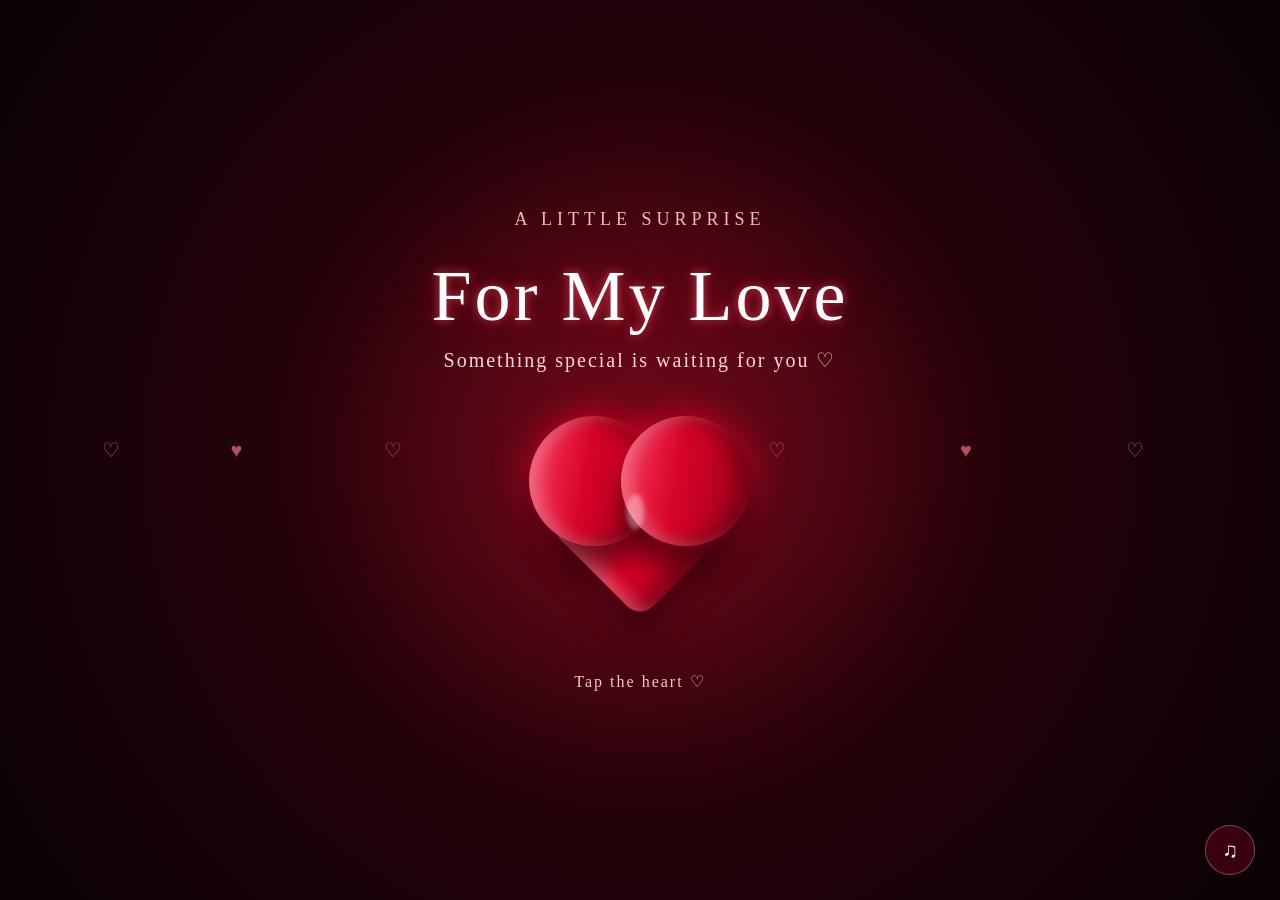
<file: page1.html>
<!DOCTYPE html>
<html lang="en">
<head>
    <meta charset="UTF-8">
    <meta name="viewport" content="width=device-width, initial-scale=1.0">

    <title>For My Love ❤️</title>

    <style>
        * {
            margin: 0;
            padding: 0;
            box-sizing: border-box;
        }

        body {
            min-height: 100vh;
            display: flex;
            justify-content: center;
            align-items: center;
            overflow: hidden;

            background:
                radial-gradient(circle at center, #5c0715 0%, #25030a 45%, #090106 100%);

            font-family: Georgia, "Times New Roman", serif;
            color: white;
        }

        /* Background glow */
        .glow {
            position: absolute;
            width: 500px;
            height: 500px;
            border-radius: 50%;

            background: rgba(255, 20, 60, 0.12);
            filter: blur(80px);

            animation: glowPulse 3s ease-in-out infinite;
        }

        @keyframes glowPulse {
            0%, 100% {
                transform: scale(0.9);
                opacity: 0.5;
            }

            50% {
                transform: scale(1.15);
                opacity: 0.9;
            }
        }

        /* Main content */
        .container {
            position: relative;
            z-index: 5;

            width: 100%;
            text-align: center;

            display: flex;
            flex-direction: column;
            align-items: center;

            padding: 20px;
        }

        .small-text {
            font-size: 18px;
            letter-spacing: 5px;
            text-transform: uppercase;

            color: #f8b6c1;

            margin-bottom: 25px;

            animation: fadeDown 2s ease forwards;
        }

        h1 {
            font-size: clamp(38px, 7vw, 72px);
            font-weight: normal;
            letter-spacing: 3px;

            margin-bottom: 10px;

            text-shadow:
                0 0 10px rgba(255, 80, 100, 0.7),
                0 0 30px rgba(255, 30, 60, 0.4);

            animation: fadeDown 2s ease forwards;
        }

        .subtitle {
            font-size: 20px;
            color: #ffd7dd;

            letter-spacing: 2px;

            margin-bottom: 45px;

            animation: fadeUp 2s ease forwards;
        }

        /* 3D Heart */
        .heart-wrapper {
            position: relative;

            width: 220px;
            height: 220px;

            display: flex;
            justify-content: center;
            align-items: center;

            cursor: pointer;

            perspective: 800px;

            animation: heartAppear 2s ease forwards;
        }

        .heart {
            position: relative;

            width: 130px;
            height: 130px;

            background: linear-gradient(
                145deg,
                #ff4d6d,
                #d90429 45%,
                #8b0018
            );

            transform: rotate(-45deg);

            border-radius: 18px;

            box-shadow:
                -15px 15px 25px rgba(0, 0, 0, 0.5),
                inset 8px 8px 15px rgba(255, 255, 255, 0.25),
                inset -10px -10px 20px rgba(70, 0, 10, 0.5),

                0 0 35px rgba(255, 0, 50, 0.7);

            animation: heartbeat 1.5s ease-in-out infinite;

            transition: transform 0.4s ease;
        }

        .heart::before,
        .heart::after {
            content: "";

            position: absolute;

            width: 130px;
            height: 130px;

            border-radius: 50%;

            background: inherit;

            box-shadow: inherit;
        }

        .heart::before {
            top: -65px;
            left: 0;
        }

        .heart::after {
            left: 65px;
            top: 0;
        }

        /* Heart highlight */
        .heart-highlight {
            position: absolute;

            width: 35px;
            height: 18px;

            background: rgba(255, 255, 255, 0.35);

            border-radius: 50%;

            top: 42px;
            left: 55px;

            transform: rotate(-45deg);

            filter: blur(2px);

            z-index: 3;
        }

        @keyframes heartbeat {
            0%, 100% {
                transform: rotate(-45deg) scale(1);
            }

            50% {
                transform: rotate(-45deg) scale(1.08);
            }
        }

        @keyframes heartAppear {
            from {
                opacity: 0;
                transform: scale(0.3);
            }

            to {
                opacity: 1;
                transform: scale(1);
            }
        }

        .click-text {
            margin-top: 35px;

            font-size: 16px;

            color: #f7c6ce;

            letter-spacing: 2px;

            animation:
                fadeUp 2s ease forwards,
                blink 2s ease-in-out infinite;

            animation-delay: 0s, 2s;
        }

        @keyframes blink {
            0%, 100% {
                opacity: 0.6;
            }

            50% {
                opacity: 1;
            }
        }

        /* Floating hearts */
        .floating-heart {
            position: absolute;

            color: rgba(255, 120, 140, 0.65);

            font-size: 20px;

            pointer-events: none;

            animation: floatHeart linear infinite;
        }

        @keyframes floatHeart {
            0% {
                transform: translateY(110vh) rotate(0deg);
                opacity: 0;
            }

            15% {
                opacity: 1;
            }

            85% {
                opacity: 1;
            }

            100% {
                transform: translateY(-120px) rotate(360deg);
                opacity: 0;
            }
        }

        /* Music button */
        .music-button {
            position: fixed;

            right: 25px;
            bottom: 25px;

            z-index: 20;

            width: 50px;
            height: 50px;

            border-radius: 50%;

            border: 1px solid rgba(255,255,255,0.3);

            background: rgba(80, 0, 20, 0.7);

            color: white;

            font-size: 21px;

            cursor: pointer;

            backdrop-filter: blur(10px);

            transition: 0.3s;
        }

        .music-button:hover {
            transform: scale(1.1);
            background: rgba(150, 0, 35, 0.8);
        }

        /* Page transition */
        .fade-out {
            animation: pageFade 1s ease forwards;
        }

        @keyframes pageFade {
            to {
                opacity: 0;
                transform: scale(1.05);
            }
        }

        @keyframes fadeDown {
            from {
                opacity: 0;
                transform: translateY(-25px);
            }

            to {
                opacity: 1;
                transform: translateY(0);
            }
        }

        @keyframes fadeUp {
            from {
                opacity: 0;
                transform: translateY(25px);
            }

            to {
                opacity: 1;
                transform: translateY(0);
            }
        }

        /* Mobile */
        @media (max-width: 600px) {

            .heart-wrapper {
                width: 180px;
                height: 180px;
            }

            .heart {
                width: 105px;
                height: 105px;
            }

            .heart::before,
            .heart::after {
                width: 105px;
                height: 105px;
            }

            .heart::before {
                top: -52px;
            }

            .heart::after {
                left: 52px;
            }

            .heart-highlight {
                top: 35px;
                left: 45px;
            }

            .small-text {
                font-size: 13px;
                letter-spacing: 3px;
            }

            .subtitle {
                font-size: 16px;
            }
        }
    </style>
</head>

<body>

    <!-- Background glow -->
    <div class="glow"></div>

    <!-- =========================
         MUSIC
    ========================== -->

    <audio id="bgMusic" loop preload="auto">
        <source src="music.mp3" type="audio/mpeg">
    </audio>


    <!-- Floating Hearts -->

    <div class="floating-heart" style="left: 8%; animation-duration: 9s; animation-delay: 0s;">♡</div>
    <div class="floating-heart" style="left: 18%; animation-duration: 12s; animation-delay: 3s;">♥</div>
    <div class="floating-heart" style="left: 30%; animation-duration: 10s; animation-delay: 1s;">♡</div>
    <div class="floating-heart" style="left: 45%; animation-duration: 14s; animation-delay: 4s;">♥</div>
    <div class="floating-heart" style="left: 60%; animation-duration: 11s; animation-delay: 2s;">♡</div>
    <div class="floating-heart" style="left: 75%; animation-duration: 13s; animation-delay: 5s;">♥</div>
    <div class="floating-heart" style="left: 88%; animation-duration: 10s; animation-delay: 1s;">♡</div>


    <!-- =========================
         MAIN CONTENT
    ========================== -->

    <main class="container" id="mainContent">

        <div class="small-text">
            A little surprise
        </div>

        <h1>
            For My Love
        </h1>

        <div class="subtitle">
            Something special is waiting for you ♡
        </div>


        <!-- Heart -->

        <div class="heart-wrapper" onclick="startExperience()">

            <div class="heart">

                <div class="heart-highlight"></div>

            </div>

        </div>


        <div class="click-text">
            Tap the heart ♡
        </div>

    </main>


    <!-- Music button -->

    <button
        class="music-button"
        id="musicButton"
        onclick="toggleMusic(event)"
        aria-label="Toggle music">

        ♫

    </button>


    <script>

        /* =====================================
           MUSIC SYSTEM
        ===================================== */

        const music = document.getElementById("bgMusic");
        const musicButton = document.getElementById("musicButton");

        let musicStarted = false;


        /* Restore music position */

        const savedTime = localStorage.getItem("musicTime");

        if (savedTime) {

            music.currentTime = parseFloat(savedTime);

        }


        /* Save music position */

        setInterval(() => {

            if (!music.paused) {

                localStorage.setItem(
                    "musicTime",
                    music.currentTime
                );

            }

        }, 1000);


        /* Start music */

        function startMusic() {

            music.play()
                .then(() => {

                    musicStarted = true;

                    musicButton.innerHTML = "♫";

                })
                .catch(() => {

                    /*
                    Browser blocked autoplay.
                    The user can click the heart again.
                    */

                    musicButton.innerHTML = "🔇";

                });

        }


        /* Toggle music */

        function toggleMusic(event) {

            if (event) {
                event.stopPropagation();
            }

            if (music.paused) {

                startMusic();

            } else {

                music.pause();

                localStorage.setItem(
                    "musicTime",
                    music.currentTime
                );

                musicButton.innerHTML = "🔇";

            }

        }


        /* =====================================
           START PAGE 1
           Click Heart
        ===================================== */

        function startExperience() {

            /* Start music */

            if (music.paused) {

                startMusic();

            }


            /* Remember that music has started */

            localStorage.setItem(
                "musicStarted",
                "true"
            );


            /* Save current position */

            localStorage.setItem(
                "musicTime",
                music.currentTime
            );


            /* Page transition */

            const main = document.getElementById("mainContent");

            main.classList.add("fade-out");


            /* Go to Page 2 */

            setTimeout(() => {

                window.location.href = "page2.html";

            }, 1000);

        }


        /* =====================================
           STOP MUSIC WHEN PAGE/TAB IS CLOSED
        ===================================== */

        window.addEventListener("pagehide", () => {

            if (!music.paused) {

                localStorage.setItem(
                    "musicTime",
                    music.currentTime
                );

            }

        });


        /*
        When the browser/tab is actually closed,
        this audio element is destroyed automatically.

        We intentionally DO NOT automatically play
        music when Page 1 is opened again.
        */


        /* =====================================
           Prevent accidental context menu
           on the heart (optional)
        ===================================== */

        document.querySelector(".heart-wrapper")
            .addEventListener("contextmenu", function(event) {

                event.preventDefault();

            });

    </script>

</body>
</html>
</file>
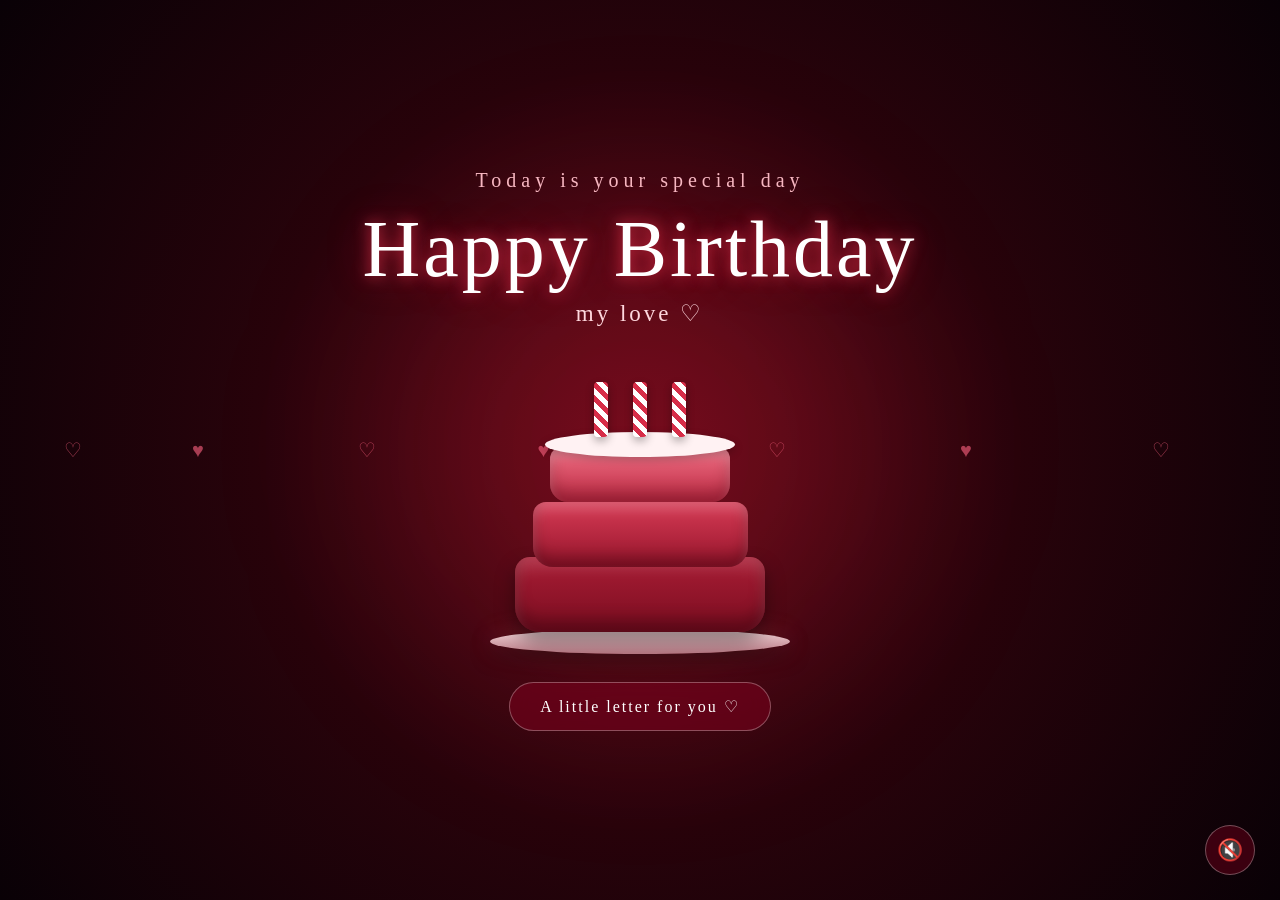
<file: page2.html>
<!DOCTYPE html>
<html lang="en">
<head>
<meta charset="UTF-8">
<meta name="viewport" content="width=device-width, initial-scale=1.0">

<title>Happy Birthday My Love 🎂</title>

<style>
* {
    margin: 0;
    padding: 0;
    box-sizing: border-box;
}

body {
    min-height: 100vh;
    overflow: hidden;

    display: flex;
    justify-content: center;
    align-items: center;

    background:
        radial-gradient(circle at center, #650b18 0%, #28030b 48%, #090106 100%);

    font-family: Georgia, "Times New Roman", serif;
    color: white;
}

/* Background glow */
.glow {
    position: absolute;
    width: 500px;
    height: 500px;

    border-radius: 50%;

    background: rgba(255, 30, 70, 0.12);

    filter: blur(90px);

    animation: glow 4s ease-in-out infinite;
}

@keyframes glow {
    0%,100% {
        transform: scale(.9);
        opacity: .5;
    }

    50% {
        transform: scale(1.2);
        opacity: .9;
    }
}

/* Main */
.container {
    position: relative;
    z-index: 5;

    text-align: center;

    width: 100%;
    padding: 20px;
}

/* Text */
.top-text {
    font-size: 20px;

    letter-spacing: 5px;

    color: #f7b7c1;

    margin-bottom: 12px;

    animation: fadeDown 1.5s ease forwards;
}

h1 {
    font-size: clamp(45px, 8vw, 80px);

    font-weight: normal;

    letter-spacing: 3px;

    margin-bottom: 5px;

    text-shadow:
        0 0 15px rgba(255, 60, 90, .7),
        0 0 40px rgba(255, 30, 60, .4);

    animation: fadeDown 1.8s ease forwards;
}

.subtitle {
    font-size: 23px;

    color: #ffd8de;

    letter-spacing: 3px;

    margin-bottom: 25px;

    animation: fadeUp 2s ease forwards;
}

/* Cake */
.cake-area {
    position: relative;

    width: 330px;
    height: 310px;

    margin: 0 auto;

    display: flex;
    justify-content: center;
    align-items: flex-end;
}

/* Cake plate */
.plate {
    position: absolute;

    bottom: 8px;

    width: 300px;
    height: 25px;

    background: linear-gradient(
        to bottom,
        #f5d9dc,
        #b97984
    );

    border-radius: 50%;

    box-shadow:
        0 8px 20px rgba(0,0,0,.5),
        0 0 25px rgba(255,100,120,.3);

    opacity: 0;

    animation: cakeAppear .7s ease forwards;
    animation-delay: .1s;
}

/* Bottom cake layer */
.cake-bottom {
    position: absolute;

    bottom: 30px;

    width: 250px;
    height: 75px;

    border-radius: 15px 15px 25px 25px;

    background:
        linear-gradient(
            to bottom,
            #a91d35,
            #7a0d20
        );

    box-shadow:
        inset 0 10px 15px rgba(255,255,255,.15),
        inset 0 -12px 15px rgba(40,0,10,.4),
        0 10px 20px rgba(0,0,0,.4);

    opacity: 0;

    animation: cakeAppear .8s ease forwards;

    animation-delay: .3s;
}

/* Middle cake layer */
.cake-middle {
    position: absolute;

    bottom: 95px;

    width: 215px;
    height: 65px;

    border-radius: 13px 13px 20px 20px;

    background:
        linear-gradient(
            to bottom,
            #d63b55,
            #97152c
        );

    box-shadow:
        inset 0 8px 12px rgba(255,255,255,.18),
        inset 0 -10px 15px rgba(50,0,10,.4);

    opacity: 0;

    animation: cakeAppear .8s ease forwards;

    animation-delay: 1s;
}

/* Top cake layer */
.cake-top {
    position: absolute;

    bottom: 160px;

    width: 180px;
    height: 55px;

    border-radius: 12px 12px 18px 18px;

    background:
        linear-gradient(
            to bottom,
            #ef7185,
            #bd2842
        );

    box-shadow:
        inset 0 8px 12px rgba(255,255,255,.2),
        inset 0 -10px 15px rgba(50,0,10,.3);

    opacity: 0;

    animation: cakeAppear .8s ease forwards;

    animation-delay: 1.7s;
}

/* Cream */
.cream {
    position: absolute;

    bottom: 205px;

    width: 190px;
    height: 25px;

    border-radius: 50%;

    background: #fff2f3;

    box-shadow:
        0 3px 8px rgba(0,0,0,.25);

    opacity: 0;

    animation: creamAppear .6s ease forwards;

    animation-delay: 2.25s;
}

/* Candles */
.candles {
    position: absolute;

    bottom: 225px;

    display: flex;

    gap: 25px;

    opacity: 0;

    animation: candlesAppear .7s ease forwards;

    animation-delay: 2.9s;
}

.candle {
    position: relative;

    width: 14px;
    height: 55px;

    border-radius: 4px;

    background:
        repeating-linear-gradient(
            45deg,
            #fff,
            #fff 5px,
            #d72d48 5px,
            #d72d48 10px
        );

    box-shadow:
        0 4px 8px rgba(0,0,0,.3);
}

/* Flame */
.flame {
    position: absolute;

    top: -25px;
    left: 50%;

    width: 15px;
    height: 23px;

    transform: translateX(-50%);

    background:
        radial-gradient(
            circle at 50% 70%,
            #fff 0%,
            #ffd166 35%,
            #ff7b00 65%,
            transparent 70%
        );

    border-radius: 50% 50% 50% 50%;

    filter: drop-shadow(0 0 8px #ff8c00);

    animation: flame 0.7s ease-in-out infinite alternate;

    opacity: 0;

    animation-delay: 3.45s;
}

/* Make flame visible after delay */
.candle:nth-child(1) .flame {
    animation-delay: 3.45s;
}

.candle:nth-child(2) .flame {
    animation-delay: 3.55s;
}

.candle:nth-child(3) .flame {
    animation-delay: 3.65s;
}

@keyframes flame {
    0% {
        opacity: 0;
        transform: translateX(-50%) scale(.7);
    }

    20% {
        opacity: 1;
    }

    50% {
        transform: translateX(-50%) scale(1.1) rotate(3deg);
    }

    100% {
        opacity: 1;
        transform: translateX(-50%) scale(.95) rotate(-3deg);
    }
}

@keyframes cakeAppear {
    from {
        opacity: 0;
        transform: translateY(80px) scale(.7);
    }

    to {
        opacity: 1;
        transform: translateY(0) scale(1);
    }
}

@keyframes creamAppear {
    from {
        opacity: 0;
        transform: translateY(30px);
    }

    to {
        opacity: 1;
        transform: translateY(0);
    }
}

@keyframes candlesAppear {
    from {
        opacity: 0;
        transform: translateY(30px);
    }

    to {
        opacity: 1;
        transform: translateY(0);
    }
}

/* Button */
.next-button {
    margin-top: 20px;

    padding: 14px 30px;

    border: 1px solid rgba(255,255,255,.3);

    border-radius: 30px;

    background: rgba(130,0,30,.5);

    color: white;

    font-family: Georgia, serif;

    font-size: 16px;

    letter-spacing: 2px;

    cursor: pointer;

    backdrop-filter: blur(10px);

    opacity: 0;

    animation: buttonAppear 1s ease forwards;

    animation-delay: 4.3s;

    transition: .3s;
}

.next-button:hover {
    transform: scale(1.08);

    background: rgba(180,0,40,.7);

    box-shadow: 0 0 20px rgba(255,50,80,.4);
}

@keyframes buttonAppear {
    from {
        opacity: 0;
        transform: translateY(20px);
    }

    to {
        opacity: 1;
        transform: translateY(0);
    }
}

/* Floating hearts */
.floating-heart {
    position: absolute;

    color: rgba(255,100,130,.6);

    font-size: 20px;

    animation: floating linear infinite;

    pointer-events: none;
}

@keyframes floating {
    from {
        transform: translateY(110vh);
        opacity: 0;
    }

    15% {
        opacity: 1;
    }

    85% {
        opacity: 1;
    }

    to {
        transform: translateY(-100px) rotate(360deg);
        opacity: 0;
    }
}

/* Music button */
.music-button {
    position: fixed;

    right: 25px;
    bottom: 25px;

    z-index: 20;

    width: 50px;
    height: 50px;

    border-radius: 50%;

    border: 1px solid rgba(255,255,255,.3);

    background: rgba(80,0,20,.7);

    color: white;

    font-size: 21px;

    cursor: pointer;

    backdrop-filter: blur(10px);

    transition: .3s;
}

.music-button:hover {
    transform: scale(1.1);
}

@keyframes fadeDown {
    from {
        opacity: 0;
        transform: translateY(-25px);
    }

    to {
        opacity: 1;
        transform: translateY(0);
    }
}

@keyframes fadeUp {
    from {
        opacity: 0;
        transform: translateY(25px);
    }

    to {
        opacity: 1;
        transform: translateY(0);
    }
}

/* Mobile */
@media(max-width:600px) {

    .cake-area {
        transform: scale(.78);
        margin-top: -20px;
        margin-bottom: -20px;
    }

    .top-text {
        font-size: 13px;
    }

    h1 {
        font-size: 43px;
    }

    .subtitle {
        font-size: 17px;
    }
}
</style>
</head>

<body>

<div class="glow"></div>


<!-- MUSIC -->
<audio id="bgMusic" loop preload="auto">
    <source src="music.mp3" type="audio/mpeg">
</audio>


<!-- Floating hearts -->

<div class="floating-heart" style="left:5%;animation-duration:10s;">♡</div>
<div class="floating-heart" style="left:15%;animation-duration:13s;animation-delay:2s;">♥</div>
<div class="floating-heart" style="left:28%;animation-duration:11s;animation-delay:4s;">♡</div>
<div class="floating-heart" style="left:42%;animation-duration:14s;animation-delay:1s;">♥</div>
<div class="floating-heart" style="left:60%;animation-duration:12s;animation-delay:3s;">♡</div>
<div class="floating-heart" style="left:75%;animation-duration:10s;animation-delay:5s;">♥</div>
<div class="floating-heart" style="left:90%;animation-duration:13s;animation-delay:2s;">♡</div>


<div class="container">

    <div class="top-text">
        Today is your special day
    </div>

    <h1>
        Happy Birthday
    </h1>

    <div class="subtitle">
        my love ♡
    </div>


    <!-- CAKE -->

    <div class="cake-area">

        <div class="plate"></div>

        <div class="cake-bottom"></div>

        <div class="cake-middle"></div>

        <div class="cake-top"></div>

        <div class="cream"></div>


        <div class="candles">

            <div class="candle">
                <div class="flame"></div>
            </div>

            <div class="candle">
                <div class="flame"></div>
            </div>

            <div class="candle">
                <div class="flame"></div>
            </div>

        </div>

    </div>


    <button
        class="next-button"
        onclick="goToPage3()">

        A little letter for you ♡

    </button>

</div>


<!-- Music button -->

<button
    class="music-button"
    id="musicButton"
    onclick="toggleMusic(event)">

    ♫

</button>


<script>

/* ================================
   MUSIC
================================ */

const music = document.getElementById("bgMusic");
const musicButton = document.getElementById("musicButton");


/* Restore position from Page 1 */

const savedTime = localStorage.getItem("musicTime");

if (savedTime) {

    music.currentTime = parseFloat(savedTime);

}


/* Try to continue music */

window.addEventListener("load", () => {

    music.play()
        .then(() => {

            musicButton.innerHTML = "♫";

        })
        .catch(() => {

            /*
            Chrome may block playback
            because Page 2 was opened
            without a new user gesture.
            */

            musicButton.innerHTML = "🔇";

        });

});


/* Save music position */

setInterval(() => {

    if (!music.paused) {

        localStorage.setItem(
            "musicTime",
            music.currentTime
        );

    }

}, 1000);


/* Music button */

function toggleMusic(event) {

    event.stopPropagation();

    if (music.paused) {

        music.play()
            .then(() => {

                musicButton.innerHTML = "♫";

            });

    } else {

        music.pause();

        localStorage.setItem(
            "musicTime",
            music.currentTime
        );

        musicButton.innerHTML = "🔇";

    }

}


/* ================================
   GO TO PAGE 3
================================ */

function goToPage3() {

    /* Save current music position */

    localStorage.setItem(
        "musicTime",
        music.currentTime
    );

    window.location.href = "page3.html";

}


/* Save before leaving */

window.addEventListener("pagehide", () => {

    if (!music.paused) {

        localStorage.setItem(
            "musicTime",
            music.currentTime
        );

    }

});

</script>

</body>
</html>
</file>
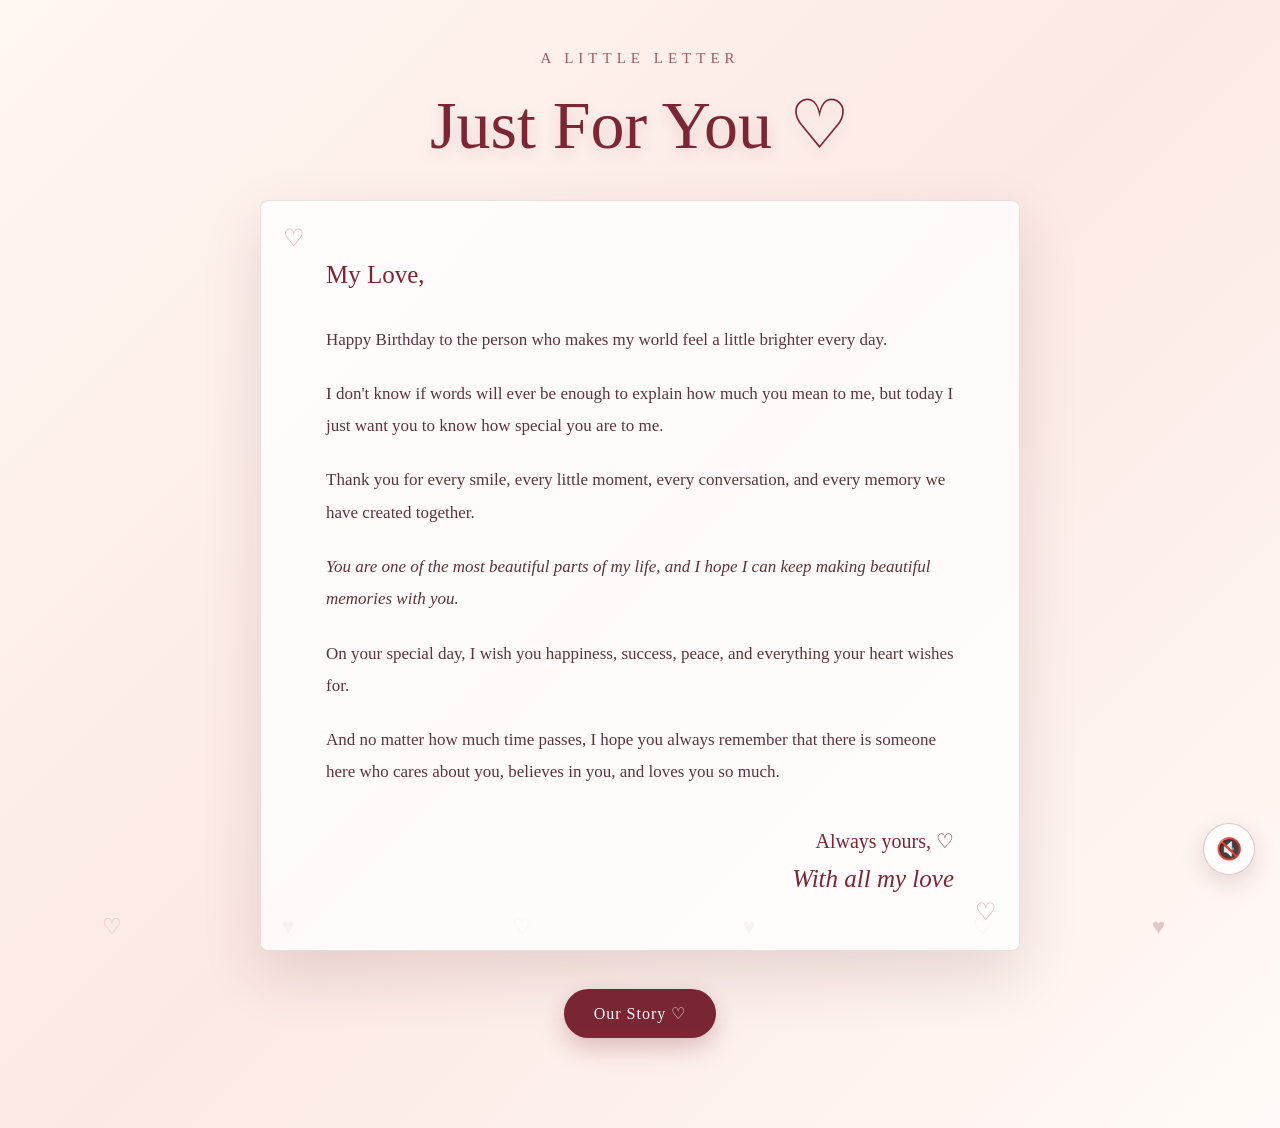
<file: page3.html>
<!DOCTYPE html>
<html lang="en">
<head>
    <meta charset="UTF-8">
    <meta name="viewport" content="width=device-width, initial-scale=1.0">

    <title>A Little Letter For You ❤️</title>

    <style>

        /* ==============================
           RESET
        ============================== */

        * {
            margin: 0;
            padding: 0;
            box-sizing: border-box;
        }


        /* ==============================
           BODY
        ============================== */

        body {
            min-height: 100vh;

            background:
                linear-gradient(
                    135deg,
                    #fff7f2,
                    #fce9e4,
                    #fffaf7
                );

            color: #4a2025;

            font-family:
                Georgia,
                "Times New Roman",
                serif;

            display: flex;

            justify-content: center;
            align-items: center;

            overflow-x: hidden;

            transition: opacity 1s ease;
        }


        /* ==============================
           MAIN CONTAINER
        ============================== */

        .container {
            width: 100%;
            max-width: 900px;

            padding: 50px 25px 90px;

            text-align: center;

            animation:
                pageAppear 1.5s ease forwards;
        }


        /* ==============================
           SMALL TITLE
        ============================== */

        .small-title {
            font-size: 15px;

            letter-spacing: 5px;

            text-transform: uppercase;

            color: #a45b65;

            margin-bottom: 18px;
        }


        /* ==============================
           MAIN TITLE
        ============================== */

        h1 {
            font-size:
                clamp(42px, 7vw, 68px);

            font-weight: normal;

            color: #7b2635;

            margin-bottom: 35px;

            text-shadow:
                0 5px 15px rgba(123, 38, 53, .15);
        }


        /* ==============================
           LETTER CARD
        ============================== */

        .letter-card {

            position: relative;

            max-width: 760px;

            margin: auto;

            padding:
                50px
                clamp(25px, 6vw, 65px);

            background:
                rgba(255,255,255,.78);

            border:
                1px solid rgba(155, 82, 94, .18);

            border-radius: 8px;

            box-shadow:
                0 25px 60px
                rgba(88, 35, 45, .14);

            text-align: left;

            line-height: 1.9;

            backdrop-filter: blur(8px);

            animation:
                letterAppear 1.7s ease forwards;
        }


        /* ==============================
           DECORATIVE CORNERS
        ============================== */

        .letter-card::before {

            content: "♡";

            position: absolute;

            top: 15px;
            left: 22px;

            font-size: 24px;

            color: #c56b78;

            opacity: .6;
        }


        .letter-card::after {

            content: "♡";

            position: absolute;

            bottom: 15px;
            right: 22px;

            font-size: 24px;

            color: #c56b78;

            opacity: .6;
        }


        /* ==============================
           LETTER GREETING
        ============================== */

        .greeting {

            font-size: 25px;

            color: #7b2635;

            margin-bottom: 25px;
        }


        /* ==============================
           LETTER TEXT
        ============================== */

        .letter-card p {

            font-size: 17px;

            color: #5b353b;

            margin-bottom: 22px;
        }


        /* ==============================
           SPECIAL TEXT
        ============================== */

        .special {

            color: #9b394d;

            font-size: 19px;

            font-style: italic;
        }


        /* ==============================
           SIGNATURE
        ============================== */

        .signature {

            margin-top: 35px;

            text-align: right;

            color: #7b2635;

            font-size: 20px;

            line-height: 1.7;
        }


        .signature span {

            font-size: 25px;

            font-style: italic;
        }


        /* ==============================
           NEXT BUTTON
        ============================== */

        .next-button {

            margin-top: 38px;

            padding:
                15px 30px;

            border: none;

            border-radius: 30px;

            background:
                #7b2635;

            color: white;

            font-family:
                Georgia,
                "Times New Roman",
                serif;

            font-size: 16px;

            letter-spacing: 1px;

            cursor: pointer;

            box-shadow:
                0 10px 25px
                rgba(123, 38, 53, .25);

            transition:
                .3s ease;
        }


        .next-button:hover {

            transform:
                translateY(-3px);

            background:
                #9b394d;

            box-shadow:
                0 15px 30px
                rgba(123, 38, 53, .3);
        }


        /* ==============================
           MUSIC BUTTON
        ============================== */

        .music-button {

            position: fixed;

            right: 25px;
            bottom: 25px;

            z-index: 50;

            width: 52px;
            height: 52px;

            border-radius: 50%;

            border:
                1px solid
                rgba(123, 38, 53, .25);

            background:
                rgba(255,255,255,.85);

            color: #7b2635;

            font-size: 21px;

            cursor: pointer;

            box-shadow:
                0 8px 25px
                rgba(90, 30, 40, .15);

            backdrop-filter:
                blur(10px);

            transition: .3s;
        }


        .music-button:hover {

            transform:
                scale(1.1);

            box-shadow:
                0 10px 30px
                rgba(123,38,53,.25);
        }


        /* ==============================
           FLOATING HEARTS
        ============================== */

        .floating-heart {

            position: fixed;

            bottom: -40px;

            color:
                rgba(155, 57, 77, .25);

            font-size: 22px;

            pointer-events: none;

            animation:
                floatUp linear infinite;
        }


        @keyframes floatUp {

            0% {

                transform:
                    translateY(0)
                    rotate(0deg);

                opacity: 0;
            }

            15% {
                opacity: 1;
            }

            85% {
                opacity: 1;
            }

            100% {

                transform:
                    translateY(-115vh)
                    rotate(360deg);

                opacity: 0;
            }
        }


        /* ==============================
           ANIMATIONS
        ============================== */

        @keyframes pageAppear {

            from {

                opacity: 0;

                transform:
                    translateY(25px);
            }

            to {

                opacity: 1;

                transform:
                    translateY(0);
            }
        }


        @keyframes letterAppear {

            from {

                opacity: 0;

                transform:
                    translateY(35px)
                    scale(.97);
            }

            to {

                opacity: 1;

                transform:
                    translateY(0)
                    scale(1);
            }
        }


        /* ==============================
           PAGE EXIT
        ============================== */

        .fade-out {

            opacity: 0;

            transform:
                translateY(-15px);

            transition:
                opacity 1s ease,
                transform 1s ease;
        }


        /* ==============================
           MOBILE
        ============================== */

        @media (max-width: 600px) {

            .container {

                padding:
                    40px 18px 90px;
            }


            h1 {

                font-size: 42px;

                margin-bottom: 28px;
            }


            .letter-card {

                padding:
                    40px 25px;
            }


            .greeting {

                font-size: 22px;
            }


            .letter-card p {

                font-size: 16px;

                line-height: 1.8;
            }


            .special {

                font-size: 17px;
            }


            .signature {

                font-size: 18px;
            }


            .music-button {

                width: 46px;
                height: 46px;

                right: 18px;
                bottom: 18px;
            }

        }

    </style>
</head>


<body>


    <!-- =================================
         BACKGROUND MUSIC
    ================================== -->

    <audio
        id="bgMusic"
        loop
        preload="auto">

        <source
            src="music.mp3"
            type="audio/mpeg">

    </audio>


    <!-- =================================
         FLOATING HEARTS
    ================================== -->

    <div
        class="floating-heart"
        style="
            left: 8%;
            animation-duration: 10s;
            animation-delay: 0s;
        ">
        ♡
    </div>


    <div
        class="floating-heart"
        style="
            left: 22%;
            animation-duration: 13s;
            animation-delay: 3s;
        ">
        ♥
    </div>


    <div
        class="floating-heart"
        style="
            left: 40%;
            animation-duration: 11s;
            animation-delay: 1s;
        ">
        ♡
    </div>


    <div
        class="floating-heart"
        style="
            left: 58%;
            animation-duration: 14s;
            animation-delay: 5s;
        ">
        ♥
    </div>


    <div
        class="floating-heart"
        style="
            left: 76%;
            animation-duration: 12s;
            animation-delay: 2s;
        ">
        ♡
    </div>


    <div
        class="floating-heart"
        style="
            left: 90%;
            animation-duration: 10s;
            animation-delay: 4s;
        ">
        ♥
    </div>


    <!-- =================================
         MAIN CONTENT
    ================================== -->

    <main
        class="container"
        id="mainContent">


        <div class="small-title">
            A little letter
        </div>


        <h1>
            Just For You ♡
        </h1>


        <div class="letter-card">


            <div class="greeting">
                My Love,
            </div>


            <p>
                Happy Birthday to the person who makes
                my world feel a little brighter every day.
            </p>


            <p>
                I don't know if words will ever be enough
                to explain how much you mean to me, but
                today I just want you to know how special
                you are to me.
            </p>


            <p>
                Thank you for every smile, every little
                moment, every conversation, and every
                memory we have created together.
            </p>


            <p class="special">
                You are one of the most beautiful parts
                of my life, and I hope I can keep making
                beautiful memories with you.
            </p>


            <p>
                On your special day, I wish you happiness,
                success, peace, and everything your heart
                wishes for.
            </p>


            <p>
                And no matter how much time passes,
                I hope you always remember that there
                is someone here who cares about you,
                believes in you, and loves you so much.
            </p>


            <div class="signature">

                Always yours, ♡
                <br>

                <span>
                    With all my love
                </span>

            </div>


        </div>


        <!-- NEXT PAGE -->

        <button
            class="next-button"
            onclick="goToPage4()">

            Our Story ♡

        </button>


    </main>


    <!-- =================================
         MUSIC BUTTON
    ================================== -->

    <button
        class="music-button"
        id="musicButton"
        onclick="toggleMusic(event)"
        aria-label="Toggle music">

        ♫

    </button>


    <!-- =================================
         JAVASCRIPT
    ================================== -->

    <script>


        /* =================================
           MUSIC
        ================================== */

        const music =
            document.getElementById("bgMusic");

        const musicButton =
            document.getElementById("musicButton");


        /* =================================
           RESTORE PREVIOUS MUSIC POSITION
        ================================= */

        const savedTime =
            localStorage.getItem("musicTime");


        if (savedTime) {

            music.addEventListener(
                "loadedmetadata",
                function() {

                    try {

                        music.currentTime =
                            parseFloat(savedTime);

                    } catch (error) {

                        console.log(
                            "Could not restore music position."
                        );

                    }

                },
                { once: true }
            );

        }


        /* =================================
           SAVE MUSIC POSITION
        ================================= */

        setInterval(() => {

            if (!music.paused) {

                localStorage.setItem(
                    "musicTime",
                    music.currentTime
                );

            }

        }, 1000);


        /* =================================
           START MUSIC
        ================================= */

        function startMusic() {

            music.play()

                .then(() => {

                    musicButton.innerHTML =
                        "♫";

                })

                .catch(() => {

                    /*
                     Browser may block autoplay.
                     User can press the music button.
                    */

                    musicButton.innerHTML =
                        "🔇";

                });

        }


        /* =================================
           TOGGLE MUSIC
        ================================= */

        function toggleMusic(event) {

            if (event) {

                event.stopPropagation();

            }


            if (music.paused) {

                startMusic();

            } else {

                music.pause();

                localStorage.setItem(
                    "musicTime",
                    music.currentTime
                );

                musicButton.innerHTML =
                    "🔇";
            }

        }


        /* =================================
           TRY TO CONTINUE MUSIC
        ================================= */

        window.addEventListener(
            "load",
            function() {

                /*
                   Browser autoplay rules may
                   prevent this from working.

                   If blocked, press ♫.
                */

                startMusic();

            }
        );


        /* =================================
           GO TO PAGE 4
        ================================= */

        function goToPage4() {


            /* Save current music position */

            localStorage.setItem(
                "musicTime",
                music.currentTime
            );


            /* Fade page */

            document
                .getElementById("mainContent")
                .classList.add("fade-out");


            /* Open Page 4 */

            setTimeout(() => {

                window.location.href =
                    "page4.html";

            }, 1000);

        }


        /* =================================
           SAVE WHEN LEAVING
        ================================= */

        window.addEventListener(
            "pagehide",
            function() {

                if (!music.paused) {

                    localStorage.setItem(
                        "musicTime",
                        music.currentTime
                    );

                }

            }
        );


    </script>

</body>
</html>
</file>
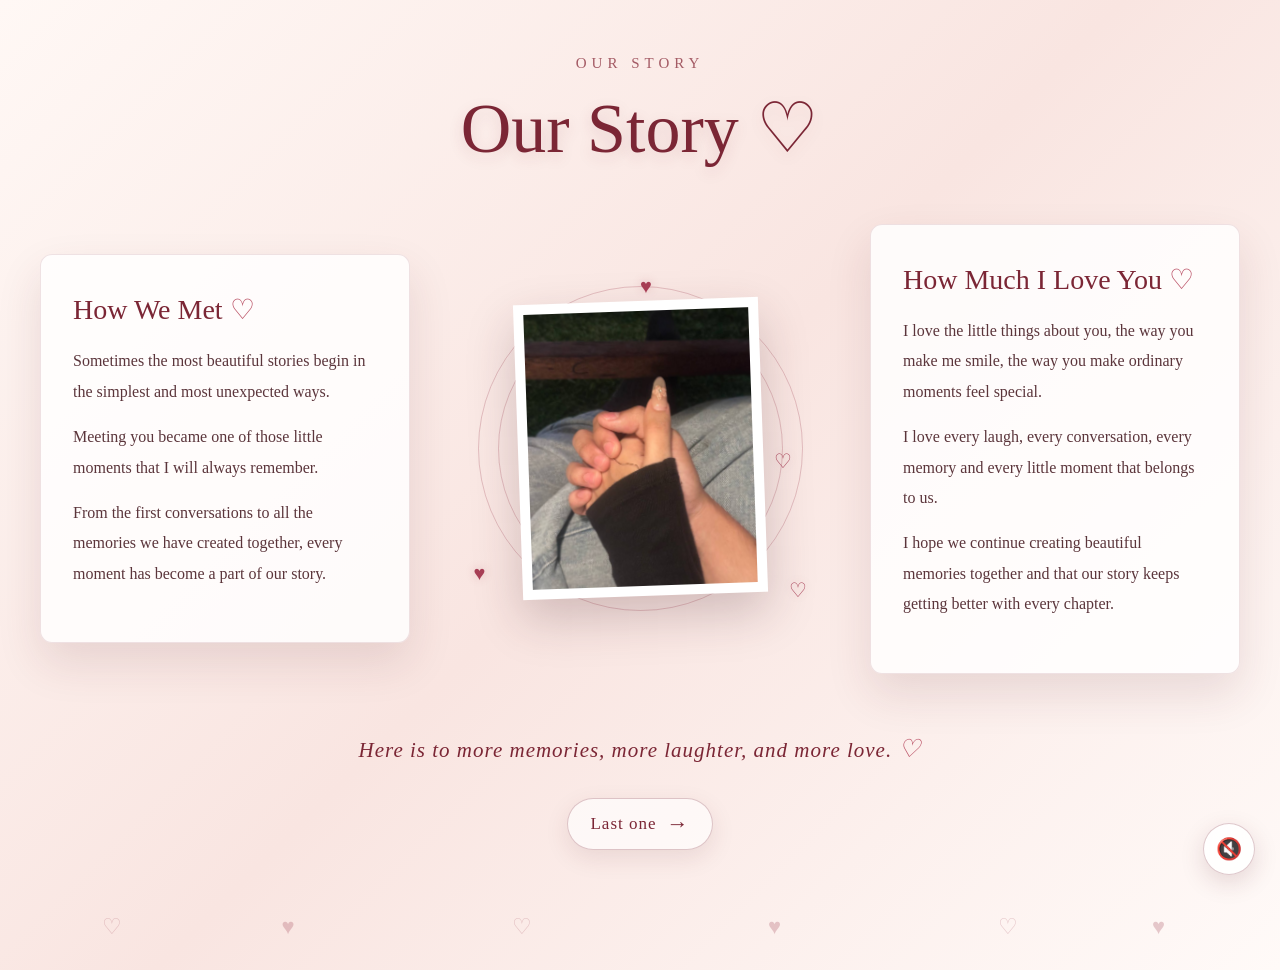
<file: page4.html>
<!DOCTYPE html>
<html lang="en">
<head>
    <meta charset="UTF-8">
    <meta name="viewport" content="width=device-width, initial-scale=1.0">

    <title>Our Story ❤️</title>

    <style>

        /* ==============================
           RESET
        ============================== */

        * {
            margin: 0;
            padding: 0;
            box-sizing: border-box;
        }


        /* ==============================
           BODY
        ============================== */

        body {
            min-height: 100vh;

            background:
                linear-gradient(
                    135deg,
                    #fff8f5,
                    #f9e5e1,
                    #fffaf8
                );

            color: #4a2025;

            font-family:
                Georgia,
                "Times New Roman",
                serif;

            overflow-x: hidden;

            transition: opacity 1s ease;
        }


        /* ==============================
           MAIN CONTAINER
        ============================== */

        .container {
            width: 100%;
            min-height: 100vh;

            padding: 55px 30px 120px;

            text-align: center;

            animation:
                pageAppear 1.4s ease forwards;
        }


        /* ==============================
           TITLE
        ============================== */

        .small-title {
            font-size: 15px;

            letter-spacing: 5px;

            text-transform: uppercase;

            color: #a45b65;

            margin-bottom: 15px;
        }


        h1 {
            font-size:
                clamp(45px, 7vw, 70px);

            font-weight: normal;

            color: #7b2635;

            margin-bottom: 55px;

            text-shadow:
                0 5px 15px rgba(123, 38, 53, .15);
        }


        /* ==============================
           STORY AREA
        ============================== */

        .story-area {

            max-width: 1200px;

            margin: auto;

            display: grid;

            grid-template-columns:
                1fr 360px 1fr;

            align-items: center;

            gap: 50px;
        }


        /* ==============================
           STORY CARDS
        ============================== */

        .story-card {

            background:
                rgba(255,255,255,.82);

            border:
                1px solid
                rgba(155,82,94,.16);

            border-radius: 12px;

            padding: 38px 32px;

            box-shadow:
                0 20px 45px
                rgba(88,35,45,.12);

            backdrop-filter:
                blur(8px);

            text-align: left;

            transition:
                transform .4s ease,
                box-shadow .4s ease;
        }


        .story-card:hover {

            transform:
                translateY(-8px);

            box-shadow:
                0 28px 55px
                rgba(88,35,45,.18);
        }


        .story-card h2 {

            font-size: 28px;

            font-weight: normal;

            color: #7b2635;

            margin-bottom: 20px;
        }


        .story-card h2::after {

            content: " ♡";

            color: #b94e63;
        }


        .story-card p {

            font-size: 16px;

            line-height: 1.9;

            color: #5b353b;

            margin-bottom: 15px;
        }


        /* ==============================
           PHOTO AREA
        ============================== */

        .photo-area {

            position: relative;

            width: 330px;
            height: 330px;

            margin: auto;

            display: flex;

            justify-content: center;

            align-items: center;
        }


        /* ==============================
           PHOTO
        ============================== */

        .photo-frame {

            position: relative;

            z-index: 5;

            width: 245px;
            height: 295px;

            padding: 10px;

            background: white;

            box-shadow:
                0 20px 45px
                rgba(70,30,40,.22);

            transform:
                rotate(-2deg);

            transition:
                transform .5s ease;
        }


        .photo-frame:hover {

            transform:
                rotate(0deg)
                scale(1.04);
        }


        .photo-frame img {

            width: 100%;
            height: 100%;

            object-fit: cover;

            display: block;
        }


        /* ==============================
           ORBIT RINGS
        ============================== */

        .orbit {

            position: absolute;

            border:
                1px solid
                rgba(155,57,77,.25);

            border-radius: 50%;

            pointer-events: none;
        }


        .orbit-outer {

            width: 325px;
            height: 325px;

            animation:
                rotateClockwise 18s linear infinite;
        }


        .orbit-inner {

            width: 285px;
            height: 285px;

            animation:
                rotateCounter 13s linear infinite;
        }


        /* ==============================
           ORBIT HEARTS
        ============================== */

        .orbit-heart {

            position: absolute;

            font-size: 20px;

            color: #a83e55;

            text-shadow:
                0 0 10px
                rgba(168,62,85,.25);
        }


        .outer-heart-1 {
            top: -12px;
            left: 50%;
        }


        .outer-heart-2 {
            bottom: 8px;
            right: -5px;
        }


        .outer-heart-3 {
            bottom: 25px;
            left: -5px;
        }


        .inner-heart-1 {
            top: 50%;
            right: -10px;
        }


        .inner-heart-2 {
            top: 25px;
            left: 25px;
        }


        /* ==============================
           BOTTOM MESSAGE
        ============================== */

        .bottom-message {

            margin-top: 60px;

            font-size: 21px;

            color: #7b2635;

            font-style: italic;

            letter-spacing: 1px;
        }


        .bottom-message span {

            color: #b94e63;

            font-size: 25px;
        }


        /* ==============================
           NEXT PAGE BUTTON
        ============================== */

        .next-page {

            display: inline-flex;

            align-items: center;

            justify-content: center;

            gap: 10px;

            margin-top: 35px;

            padding: 12px 22px;

            text-decoration: none;

            color: #7b2635;

            font-size: 17px;

            letter-spacing: 1px;

            border:
                1px solid
                rgba(123,38,53,.25);

            border-radius: 30px;

            background:
                rgba(255,255,255,.65);

            box-shadow:
                0 8px 25px
                rgba(90,30,40,.10);

            backdrop-filter:
                blur(8px);

            transition:
                .35s ease;
        }


        .next-page .arrow {

            font-size: 22px;

            transition:
                transform .35s ease;
        }


        .next-page:hover {

            background:
                rgba(255,255,255,.95);

            transform:
                translateY(-3px);

            box-shadow:
                0 12px 30px
                rgba(90,30,40,.18);

            color: #a83e55;
        }


        .next-page:hover .arrow {

            transform:
                translateX(6px);
        }


        /* ==============================
           FLOATING HEARTS
        ============================== */

        .floating-heart {

            position: fixed;

            bottom: -40px;

            color:
                rgba(155,57,77,.25);

            font-size: 22px;

            pointer-events: none;

            animation:
                floatUp linear infinite;
        }


        @keyframes floatUp {

            0% {

                transform:
                    translateY(0)
                    rotate(0deg);

                opacity: 0;
            }

            15% {
                opacity: 1;
            }

            85% {
                opacity: 1;
            }

            100% {

                transform:
                    translateY(-115vh)
                    rotate(360deg);

                opacity: 0;
            }
        }


        /* ==============================
           ORBIT ANIMATIONS
        ============================== */

        @keyframes rotateClockwise {

            from {
                transform: rotate(0deg);
            }

            to {
                transform: rotate(360deg);
            }
        }


        @keyframes rotateCounter {

            from {
                transform: rotate(360deg);
            }

            to {
                transform: rotate(0deg);
            }
        }


        /* ==============================
           PAGE ANIMATION
        ============================== */

        @keyframes pageAppear {

            from {

                opacity: 0;

                transform:
                    translateY(25px);
            }

            to {

                opacity: 1;

                transform:
                    translateY(0);
            }
        }


        /* ==============================
           MUSIC BUTTON
        ============================== */

        .music-button {

            position: fixed;

            right: 25px;
            bottom: 25px;

            z-index: 50;

            width: 52px;
            height: 52px;

            border-radius: 50%;

            border:
                1px solid
                rgba(123,38,53,.25);

            background:
                rgba(255,255,255,.9);

            color: #7b2635;

            font-size: 21px;

            cursor: pointer;

            box-shadow:
                0 8px 25px
                rgba(90,30,40,.15);

            backdrop-filter:
                blur(10px);

            transition: .3s;
        }


        .music-button:hover {

            transform:
                scale(1.1);

            box-shadow:
                0 10px 30px
                rgba(123,38,53,.25);
        }


        /* ==============================
           MOBILE
        ============================== */

        @media (max-width: 950px) {

            .story-area {

                grid-template-columns: 1fr;

                gap: 45px;
            }


            .photo-area {

                order: -1;
            }


            .story-card {

                max-width: 650px;

                margin: auto;
            }
        }


        @media (max-width: 600px) {

            .container {

                padding:
                    40px 18px 100px;
            }


            h1 {

                font-size: 43px;

                margin-bottom: 40px;
            }


            .photo-area {

                width: 290px;
                height: 290px;
            }


            .photo-frame {

                width: 210px;
                height: 260px;
            }


            .orbit-outer {

                width: 285px;
                height: 285px;
            }


            .orbit-inner {

                width: 250px;
                height: 250px;
            }


            .story-card {

                padding: 30px 24px;
            }


            .story-card h2 {

                font-size: 25px;
            }


            .story-card p {

                font-size: 15px;

                line-height: 1.8;
            }


            .bottom-message {

                font-size: 18px;
            }


            .next-page {

                font-size: 15px;

                padding: 10px 18px;
            }


            .music-button {

                width: 46px;
                height: 46px;

                right: 18px;
                bottom: 18px;
            }
        }

    </style>
</head>


<body>


    <!-- =================================
         MUSIC
    ================================== -->

    <audio
        id="bgMusic"
        loop
        preload="auto">

        <source
            src="music.mp3"
            type="audio/mpeg">

    </audio>


    <!-- =================================
         FLOATING HEARTS
    ================================== -->

    <div
        class="floating-heart"
        style="
            left: 8%;
            animation-duration: 10s;
            animation-delay: 0s;
        ">
        ♡
    </div>


    <div
        class="floating-heart"
        style="
            left: 22%;
            animation-duration: 13s;
            animation-delay: 3s;
        ">
        ♥
    </div>


    <div
        class="floating-heart"
        style="
            left: 40%;
            animation-duration: 11s;
            animation-delay: 1s;
        ">
        ♡
    </div>


    <div
        class="floating-heart"
        style="
            left: 60%;
            animation-duration: 14s;
            animation-delay: 4s;
        ">
        ♥
    </div>


    <div
        class="floating-heart"
        style="
            left: 78%;
            animation-duration: 12s;
            animation-delay: 2s;
        ">
        ♡
    </div>


    <div
        class="floating-heart"
        style="
            left: 90%;
            animation-duration: 10s;
            animation-delay: 5s;
        ">
        ♥
    </div>


    <!-- =================================
         MAIN CONTENT
    ================================== -->

    <main class="container">


        <div class="small-title">
            Our Story
        </div>


        <h1>
            Our Story ♡
        </h1>


        <section class="story-area">


            <!-- =========================
                 LEFT STORY
            ========================== -->

            <div class="story-card">

                <h2>
                    How We Met
                </h2>

                <p>
                    Sometimes the most beautiful stories
                    begin in the simplest and most unexpected
                    ways.
                </p>

                <p>
                    Meeting you became one of those little
                    moments that I will always remember.
                </p>

                <p>
                    From the first conversations to all the
                    memories we have created together,
                    every moment has become a part of
                    our story.
                </p>

            </div>


            <!-- =========================
                 PHOTO
            ========================== -->

            <div class="photo-area">


                <!-- OUTER ORBIT -->

                <div class="orbit orbit-outer">

                    <span
                        class="orbit-heart outer-heart-1">
                        ♥
                    </span>

                    <span
                        class="orbit-heart outer-heart-2">
                        ♡
                    </span>

                    <span
                        class="orbit-heart outer-heart-3">
                        ♥
                    </span>

                </div>


                <!-- INNER ORBIT -->

                <div class="orbit orbit-inner">

                    <span
                        class="orbit-heart inner-heart-1">
                        ♡
                    </span>

                    <span
                        class="orbit-heart inner-heart-2">
                        ♥
                    </span>

                </div>


                <!-- PHOTO -->

                <div class="photo-frame">

                    <img
                        src="our-photo.jpg"
                        alt="Our Photo">

                </div>


            </div>


            <!-- =========================
                 RIGHT STORY
            ========================== -->

            <div class="story-card">

                <h2>
                    How Much I Love You
                </h2>

                <p>
                    I love the little things about you,
                    the way you make me smile, the way
                    you make ordinary moments feel special.
                </p>

                <p>
                    I love every laugh, every conversation,
                    every memory and every little moment
                    that belongs to us.
                </p>

                <p>
                    I hope we continue creating beautiful
                    memories together and that our story
                    keeps getting better with every chapter.
                </p>

            </div>


        </section>


        <!-- =========================
             BOTTOM MESSAGE
        ========================== -->

        <div class="bottom-message">

            Here is to more memories,
            more laughter,
            and more love.

            <span>♡</span>

        </div>


        <!-- =========================
             LAST ONE / PAGE 5
        ========================== -->

        <a
            href="page5.html"
            class="next-page">

            <span>
                Last one
            </span>

            <span class="arrow">
                →
            </span>

        </a>


    </main>


    <!-- =================================
         MUSIC BUTTON
    ================================== -->

    <button
        class="music-button"
        id="musicButton"
        onclick="toggleMusic(event)"
        aria-label="Toggle music">

        ♫

    </button>


    <!-- =================================
         JAVASCRIPT
    ================================== -->

    <script>


        /* ==============================
           MUSIC SETUP
        ============================== */

        const music =
            document.getElementById("bgMusic");

        const musicButton =
            document.getElementById("musicButton");


        /* ==============================
           RESTORE MUSIC POSITION
        ============================== */

        const savedTime =
            localStorage.getItem("musicTime");


        if (savedTime) {

            music.addEventListener(
                "loadedmetadata",
                function() {

                    try {

                        music.currentTime =
                            parseFloat(savedTime);

                    } catch (error) {

                        console.log(
                            "Could not restore music position."
                        );

                    }

                },
                { once: true }
            );

        }


        /* ==============================
           SAVE MUSIC POSITION
        ============================== */

        setInterval(() => {

            if (!music.paused) {

                localStorage.setItem(
                    "musicTime",
                    music.currentTime
                );

            }

        }, 1000);


        /* ==============================
           START MUSIC
        ============================== */

        function startMusic() {

            music.play()

                .then(() => {

                    musicButton.innerHTML = "♫";

                })

                .catch(() => {

                    musicButton.innerHTML = "🔇";

                });

        }


        /* ==============================
           TOGGLE MUSIC
        ============================== */

        function toggleMusic(event) {

            if (event) {

                event.stopPropagation();

            }


            if (music.paused) {

                startMusic();

            } else {

                music.pause();

                localStorage.setItem(
                    "musicTime",
                    music.currentTime
                );

                musicButton.innerHTML =
                    "🔇";
            }

        }


        /* ==============================
           TRY TO CONTINUE MUSIC
        ============================== */

        window.addEventListener(
            "load",
            function() {

                startMusic();

            }
        );


        /* ==============================
           SAVE BEFORE LEAVING
        ============================== */

        window.addEventListener(
            "pagehide",
            function() {

                if (!music.paused) {

                    localStorage.setItem(
                        "musicTime",
                        music.currentTime
                    );

                }

            }
        );


    </script>

</body>
</html>
</file>
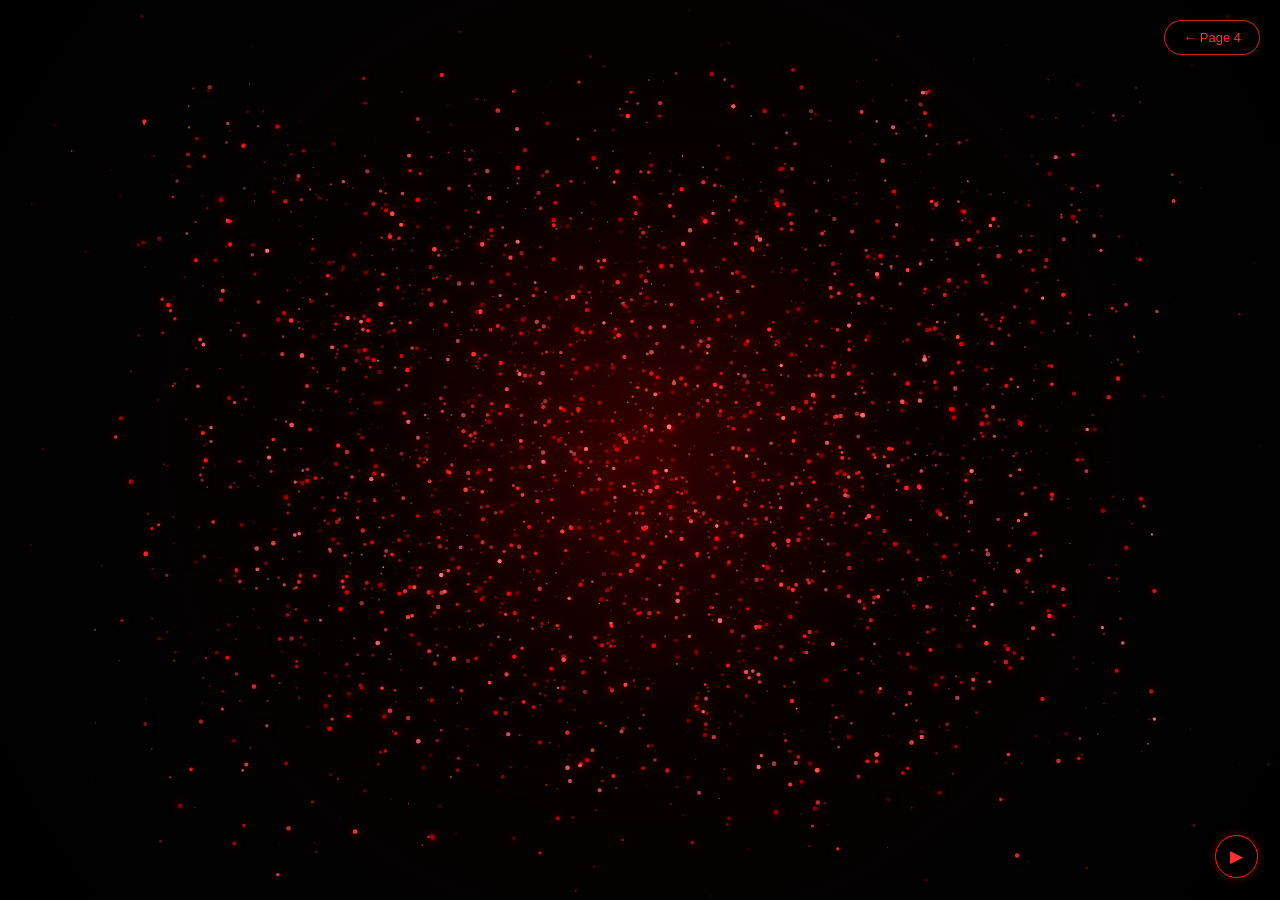
<file: page5.html>
<!DOCTYPE html>
<html lang="en">
<head>
    <meta charset="UTF-8">
    <meta name="viewport" content="width=device-width, initial-scale=1.0">

    <title>Page 5</title>

    <style>

        /* =========================================
           RESET
        ========================================= */

        * {
            margin: 0;
            padding: 0;
            box-sizing: border-box;
        }

        html,
        body {
            width: 100%;
            height: 100%;
            overflow: hidden;
        }


        /* =========================================
           BODY / BLACK BACKGROUND
        ========================================= */

        body {

            background:
                radial-gradient(
                    circle at center,
                    #180000 0%,
                    #080000 35%,
                    #020202 70%,
                    #000000 100%
                );

            font-family: Arial, Helvetica, sans-serif;

            position: relative;
        }


        /* =========================================
           MAIN HEART AREA
        ========================================= */

        .heart-screen {

            position: fixed;

            top: 0;
            left: 0;

            width: 100vw;
            height: 100vh;

            display: flex;

            justify-content: center;
            align-items: center;

            overflow: hidden;
        }


        /* =========================================
           CANVAS
        ========================================= */

        #heartCanvas {

            position: absolute;

            top: 0;
            left: 0;

            width: 100%;
            height: 100%;

            z-index: 1;
        }


        /* =========================================
           CENTER Z LETTER
        ========================================= */

        .z-letter {

            position: absolute;

            left: 50%;
            top: 50%;

            transform:
                translate(-50%, -50%)
                scale(0.5);

            z-index: 5;

            color: #ff4444;

            font-family:
                Georgia,
                "Times New Roman",
                serif;

            font-size: clamp(22px, 3vw, 38px);

            font-weight: normal;

            letter-spacing: 2px;

            opacity: 0;

            text-shadow:

                0 0 5px #ff0000,

                0 0 12px #ff0000,

                0 0 25px rgba(255, 0, 0, 0.8);

            transition:

                opacity 2s ease,

                transform 2s ease;
        }


        /* =========================================
           Z APPEARS AT THE END
        ========================================= */

        .z-letter.show {

            opacity: 1;

            transform:
                translate(-50%, -50%)
                scale(1);
        }


        /* =========================================
           BACK TO PAGE 4 BUTTON
        ========================================= */

        .back-button {

            position: fixed;

            top: 20px;
            right: 20px;

            z-index: 20;

            text-decoration: none;

            color: #ff3333;

            border: 1px solid
                rgba(255, 40, 40, 0.8);

            background:
                rgba(0, 0, 0, 0.55);

            padding: 9px 18px;

            border-radius: 25px;

            font-size: 13px;

            transition: 0.3s;

            backdrop-filter: blur(5px);
        }


        .back-button:hover {

            color: white;

            background: #9e0000;

            border-color: #ff0000;

            box-shadow:

                0 0 12px #ff0000,

                0 0 25px
                rgba(255, 0, 0, 0.6);

            transform: scale(1.05);
        }


        /* =========================================
           MUSIC BUTTON
        ========================================= */

        .music-button {

            position: fixed;

            right: 22px;
            bottom: 22px;

            width: 43px;
            height: 43px;

            z-index: 20;

            border-radius: 50%;

            border: 1px solid #ff2020;

            background:
                rgba(0, 0, 0, 0.7);

            color: #ff3030;

            font-size: 17px;

            cursor: pointer;

            box-shadow:
                0 0 10px
                rgba(255, 0, 0, 0.35);

            transition: 0.3s;
        }


        .music-button:hover {

            color: white;

            background: #990000;

            box-shadow:

                0 0 15px #ff0000,

                0 0 30px
                rgba(255, 0, 0, 0.6);
        }


        /* =========================================
           MOBILE
        ========================================= */

        @media (max-width: 600px) {

            .back-button {

                top: 12px;
                right: 12px;

                padding: 7px 13px;

                font-size: 11px;
            }

            .music-button {

                width: 40px;
                height: 40px;

                right: 15px;
                bottom: 15px;
            }

        }

    </style>
</head>


<body>


    <!-- =========================================
         FULL SCREEN HEART
    ========================================= -->

    <div class="heart-screen">

        <canvas id="heartCanvas"></canvas>


        <!-- Z appears at the end -->

        <div class="z-letter" id="zLetter">
            Z
        </div>

    </div>


    <!-- =========================================
         PAGE 4 LINK
    ========================================= -->

    <a
        href="page4.html"
        class="back-button"
    >
        ← Page 4
    </a>


    <!-- =========================================
         MUSIC BUTTON
    ========================================= -->

    <button
        class="music-button"
        id="musicButton"
    >
        ♪
    </button>


    <!-- =========================================
         MUSIC
    ========================================= -->

    <audio
        id="music"
        autoplay
        loop
    >

        <source
            src="music4.mp3"
            type="audio/mpeg"
        >

    </audio>



<script>

/* =================================================
   CANVAS SETUP
================================================= */

const canvas =
    document.getElementById("heartCanvas");

const ctx =
    canvas.getContext("2d");

let width;
let height;

let particles = [];

let heartTargets = [];

let animationStart = null;

let heartFinished = false;


/* =================================================
   RESIZE
================================================= */

function resizeCanvas() {

    const dpr =
        window.devicePixelRatio || 1;

    width =
        window.innerWidth;

    height =
        window.innerHeight;

    canvas.width =
        width * dpr;

    canvas.height =
        height * dpr;

    canvas.style.width =
        width + "px";

    canvas.style.height =
        height + "px";

    ctx.setTransform(
        dpr,
        0,
        0,
        dpr,
        0,
        0
    );

    createHeart();

}

window.addEventListener(
    "resize",
    resizeCanvas
);


/* =================================================
   HEART EQUATION
================================================= */

function heartEquation(t, scale) {

    const x =
        16 *
        Math.pow(
            Math.sin(t),
            3
        );

    const y =
        13 *
        Math.cos(t)
        -
        5 *
        Math.cos(2 * t)
        -
        2 *
        Math.cos(3 * t)
        -
        Math.cos(4 * t);


    return {

        x: x * scale,

        y: -y * scale

    };

}


/* =================================================
   CREATE HEART PARTICLE TARGETS
================================================= */

function createHeart() {

    heartTargets = [];


    /*
       Make heart slightly smaller
       so it fits beautifully in center.
    */

    const scale =
        Math.min(
            width,
            height
        ) / 43;


    const centerX =
        width / 2;


    const centerY =
        height / 2;


    /* ---------------------------------------------
       OUTLINE
    --------------------------------------------- */

    for (
        let i = 0;
        i < 1200;
        i++
    ) {

        const t =
            Math.random() *
            Math.PI *
            2;


        const heart =
            heartEquation(
                t,
                scale
            );


        const spread =
            Math.random() *
            8;


        heartTargets.push({

            x:
                centerX +
                heart.x +
                (Math.random() - 0.5) *
                spread,

            y:
                centerY +
                heart.y +
                (Math.random() - 0.5) *
                spread

        });

    }


    /* ---------------------------------------------
       INSIDE HEART
    --------------------------------------------- */

    for (
        let i = 0;
        i < 1800;
        i++
    ) {

        const t =
            Math.random() *
            Math.PI *
            2;


        const heart =
            heartEquation(
                t,
                scale
            );


        /*
           Random distance toward center
           creates a filled particle heart.
        */

        const amount =
            Math.sqrt(
                Math.random()
            );


        heartTargets.push({

            x:
                centerX +
                heart.x *
                amount,

            y:
                centerY +
                heart.y *
                amount

        });

    }


    createParticles();

}


/* =================================================
   PARTICLE CLASS
================================================= */

class Particle {

    constructor(target) {

        this.targetX =
            target.x;

        this.targetY =
            target.y;


        /*
           Start from random positions
        */

        this.x =
            Math.random() *
            width;


        this.y =
            Math.random() *
            height;


        this.size =
            Math.random() *
            1.8 +
            0.5;


        this.speed =
            Math.random() *
            0.025 +
            0.015;


        this.alpha =
            Math.random() *
            0.7 +
            0.3;


        this.twinkle =
            Math.random() *
            Math.PI *
            2;


        this.delay =
            Math.random() *
            1500;


        this.color =
            this.getColor();

    }


    /* ---------------------------------------------
       RED PARTICLE COLORS
    --------------------------------------------- */

    getColor() {

        const colors = [

            "#ff0000",

            "#ff1111",

            "#ff2222",

            "#ff3333",

            "#ff4444",

            "#ff5555",

            "#ff7777",

            "#cc0000",

            "#990000"

        ];


        return colors[
            Math.floor(
                Math.random() *
                colors.length
            )
        ];

    }


    /* ---------------------------------------------
       UPDATE
    --------------------------------------------- */

    update(elapsed) {

        /*
           Wait slightly before moving.
           This makes the heart build naturally.
        */

        if (
            elapsed <
            this.delay
        ) {

            return;

        }


        const dx =
            this.targetX -
            this.x;


        const dy =
            this.targetY -
            this.y;


        this.x +=
            dx *
            this.speed;


        this.y +=
            dy *
            this.speed;


        /*
           Tiny floating movement
        */

        this.x +=
            Math.sin(
                elapsed * 0.002 +
                this.twinkle
            ) *
            0.08;


        this.y +=
            Math.cos(
                elapsed * 0.002 +
                this.twinkle
            ) *
            0.08;

    }


    /* ---------------------------------------------
       DRAW
    --------------------------------------------- */

    draw(elapsed) {

        if (
            elapsed <
            this.delay
        ) {

            return;

        }


        const twinkle =
            0.75 +
            Math.sin(
                elapsed * 0.006 +
                this.twinkle
            ) *
            0.25;


        ctx.globalAlpha =
            this.alpha *
            twinkle;


        ctx.fillStyle =
            this.color;


        ctx.beginPath();


        ctx.arc(

            this.x,

            this.y,

            this.size,

            0,

            Math.PI * 2

        );


        ctx.fill();


        /*
           Some particles get stronger glow
        */

        if (
            this.size >
            1.5
        ) {

            ctx.shadowBlur =
                8;

            ctx.shadowColor =
                "#ff0000";

            ctx.fill();

            ctx.shadowBlur =
                0;

        }

    }

}


/* =================================================
   CREATE PARTICLES
================================================= */

function createParticles() {

    particles = [];


    for (
        let i = 0;
        i < heartTargets.length;
        i++
    ) {

        particles.push(

            new Particle(
                heartTargets[i]
            )

        );

    }

}


/* =================================================
   EXTRA FLOATING RED PARTICLES
================================================= */

let backgroundParticles = [];


function createBackgroundParticles() {

    backgroundParticles = [];


    for (
        let i = 0;
        i < 180;
        i++
    ) {

        backgroundParticles.push({

            x:
                Math.random() *
                width,

            y:
                Math.random() *
                height,

            size:
                Math.random() *
                1.5 +
                0.2,

            speed:
                Math.random() *
                0.25 +
                0.05,

            alpha:
                Math.random() *
                0.35 +
                0.05

        });

    }

}


function drawBackgroundParticles() {

    for (
        const p of backgroundParticles
    ) {

        p.y -= p.speed;


        if (
            p.y < 0
        ) {

            p.y =
                height;

        }


        ctx.globalAlpha =
            p.alpha;


        ctx.fillStyle =
            "#ff2222";


        ctx.beginPath();


        ctx.arc(

            p.x,

            p.y,

            p.size,

            0,

            Math.PI * 2

        );


        ctx.fill();

    }

}


/* =================================================
   HEART GLOW
================================================= */

function drawGlow() {

    const centerX =
        width / 2;


    const centerY =
        height / 2;


    const radius =
        Math.min(
            width,
            height
        ) *
        0.32;


    const gradient =
        ctx.createRadialGradient(

            centerX,
            centerY,

            0,

            centerX,
            centerY,

            radius

        );


    gradient.addColorStop(

        0,

        "rgba(255,0,0,0.13)"

    );


    gradient.addColorStop(

        0.45,

        "rgba(255,0,0,0.05)"

    );


    gradient.addColorStop(

        1,

        "rgba(255,0,0,0)"

    );


    ctx.fillStyle =
        gradient;


    ctx.fillRect(

        0,
        0,
        width,
        height

    );

}


/* =================================================
   SHOW Z LETTER
================================================= */

function showZ() {

    if (
        heartFinished
    ) {

        return;

    }


    heartFinished = true;


    const z =
        document.getElementById(
            "zLetter"
        );


    /*
       Z appears AFTER heart
       has finished forming.
    */

    setTimeout(
        function() {

            z.classList.add(
                "show"
            );

        },
        800
    );

}


/* =================================================
   ANIMATION
================================================= */

function animate(timestamp) {

    if (
        !animationStart
    ) {

        animationStart =
            timestamp;

    }


    const elapsed =
        timestamp -
        animationStart;


    ctx.clearRect(

        0,
        0,
        width,
        height

    );


    /*
       Background glow
    */

    drawGlow();


    /*
       Small floating particles
    */

    drawBackgroundParticles();


    /*
       Main heart
    */

    for (
        const particle
        of particles
    ) {

        particle.update(
            elapsed
        );

        particle.draw(
            elapsed
        );

    }


    ctx.globalAlpha =
        1;


    /*
       After about 4.8 seconds
       show Z
    */

    if (
        elapsed >
        4800
    ) {

        showZ();

    }


    requestAnimationFrame(
        animate
    );

}


/* =================================================
   START EVERYTHING
================================================= */

resizeCanvas();

createBackgroundParticles();

requestAnimationFrame(
    animate
);


/* =================================================
   MUSIC
================================================= */

const music =
    document.getElementById(
        "music"
    );


const musicButton =
    document.getElementById(
        "musicButton"
    );


music.volume =
    0.65;


/*
   Try automatic music
*/

window.addEventListener(
    "load",
    function() {

        const playPromise =
            music.play();


        if (
            playPromise !== undefined
        ) {

            playPromise.catch(
                function() {

                    /*
                       Chrome may block
                       autoplay with sound.

                       User can click
                       the music button.
                    */

                    musicButton.innerHTML =
                        "▶";

                }
            );

        }

    }
);


/*
   Music button
*/

musicButton.addEventListener(
    "click",
    function() {

        if (
            music.paused
        ) {

            music.play();

            musicButton.innerHTML =
                "❚❚";

        }

        else {

            music.pause();

            musicButton.innerHTML =
                "▶";

        }

    }
);


/*
   Keep icon synchronized
*/

music.addEventListener(
    "play",
    function() {

        musicButton.innerHTML =
            "❚❚";

    }
);


music.addEventListener(
    "pause",
    function() {

        musicButton.innerHTML =
            "▶";

    }
);

</script>

</body>
</html>
</file>
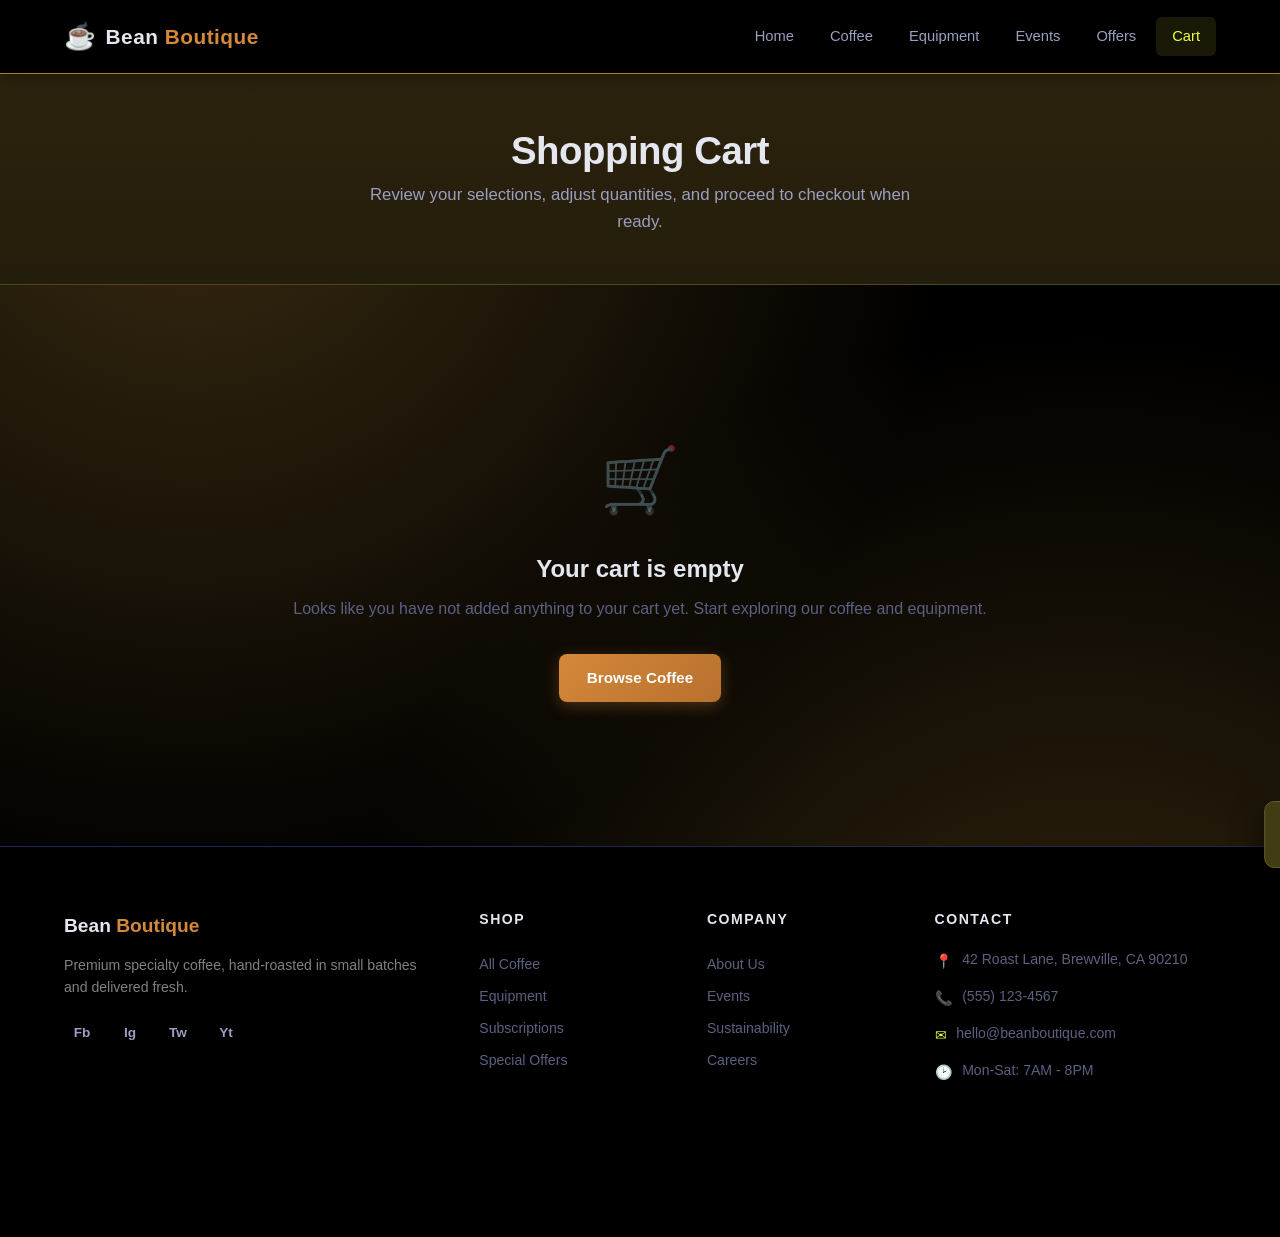
<file: events/cart.html>
<!DOCTYPE html>
<html lang="en">
<head>
  <meta charset="UTF-8">
  <meta name="viewport" content="width=device-width, initial-scale=1.0">
  <meta name="description" content="Your Bean Boutique shopping cart - review items, update quantities, and proceed to checkout.">
  <title>Shopping Cart | Bean Boutique</title>
  <link rel="stylesheet" href="style.css">
</head>
<body>

 
  <div id="toast" class="toast" role="status" aria-live="polite">
    <span class="toast__icon">&#9745;</span>
    <span class="toast__text"></span>
  </div>

 
  <header class="header">
    <div class="header__inner">
      <a href="index.html" class="header__logo" aria-label="Bean Boutique Home">
        <span class="header__logo-icon">&#9749;</span>
        <span class="header__logo-text">Bean <span>Boutique</span></span>
      </a>
      <nav aria-label="Main navigation">
        <ul class="nav__list">
          <li><a href="index.html" class="nav__link">Home</a></li>
          <li><a href="coffee.html" class="nav__link">Coffee</a></li>
          <li><a href="equipment.html" class="nav__link">Equipment</a></li>
          <li><a href="events.html" class="nav__link">Events</a></li>
          <li><a href="offers.html" class="nav__link">Offers</a></li>
          <li>
            <a href="cart.html" class="nav__link nav__cart-link nav__link--active" aria-label="Shopping cart">
              Cart
              <span class="nav__cart-badge nav__cart-badge--hidden">0</span>
            </a>
          </li>
        </ul>
      </nav>
      <button id="navToggle" class="nav__toggle" aria-label="Toggle menu" aria-expanded="false">
        <span class="nav__toggle-bar"></span>
        <span class="nav__toggle-bar"></span>
        <span class="nav__toggle-bar"></span>
      </button>
    </div>
  </header>


  <div id="navMobile" class="nav__mobile" aria-hidden="true">
    <nav aria-label="Mobile navigation">
      <ul class="nav__mobile-list">
        <li><a href="index.html" class="nav__mobile-link">Home</a></li>
        <li><a href="coffee.html" class="nav__mobile-link">Coffee</a></li>
        <li><a href="equipment.html" class="nav__mobile-link">Equipment</a></li>
        <li><a href="events.html" class="nav__mobile-link">Events</a></li>
        <li><a href="offers.html" class="nav__mobile-link">Offers</a></li>
        <li><a href="cart.html" class="nav__mobile-link nav__mobile-link--active">Cart</a></li>
      </ul>
    </nav>
  </div>

  <main>
    <section class="page-header" aria-labelledby="cartPageTitle">
      <div class="container">
        <h1 id="cartPageTitle" class="page-header__title">Shopping Cart</h1>
        <p class="page-header__desc">Review your selections, adjust quantities, and proceed to checkout when ready.</p>
      </div>
    </section>

    <section class="section" aria-label="Cart contents">
      <div class="container">

        
        <div id="cartEmpty" class="cart-empty" style="display:none;">
          <div class="cart-empty__icon">&#128722;</div>
          <h2 class="cart-empty__title">Your cart is empty</h2>
          <p class="cart-empty__desc">Looks like you have not added anything to your cart yet. Start exploring our coffee and equipment.</p>
          <a href="coffee.html" class="btn btn--warm">Browse Coffee</a>
        </div>

       
        <div class="cart-layout">
          
          <div id="cartItems" class="cart-items" aria-label="Cart items">
            
          </div>

          
          <div id="cartSummary" class="cart-summary" aria-label="Order summary">
            <h2 class="cart-summary__title">Order Summary</h2>
            <div class="cart-summary__row">
              <span>Subtotal</span>
              <span id="cartSubtotal">$0.00</span>
            </div>
            <div class="cart-summary__row">
              <span>Shipping</span>
              <span id="cartShipping">FREE</span>
            </div>
            <div class="cart-summary__row cart-summary__row--total">
              <span>Total</span>
              <span id="cartTotal">$0.00</span>
            </div>
            <p style="font-size:0.78rem; color:#4dcc7c; margin:0.75rem 0 1.25rem;">Free shipping on orders over $50</p>
            <button id="checkoutBtn" class="btn btn--warm btn--full">Proceed to Checkout</button>
            <a href="coffee.html" class="btn btn--outline btn--full" style="margin-top:0.75rem;">Continue Shopping</a>
          </div>
        </div>

      </div>
    </section>
  </main>

  <footer class="footer">
    <div class="container">
      <div class="footer__grid">
        <div>
          <div class="footer__brand-name">Bean <span>Boutique</span></div>
          <p class="footer__brand-desc">Premium specialty coffee, hand-roasted in small batches and delivered fresh.</p>
          <div class="footer__social">
            <a href="#" class="footer__social-link" aria-label="Facebook">Fb</a>
            <a href="#" class="footer__social-link" aria-label="Instagram">Ig</a>
            <a href="#" class="footer__social-link" aria-label="Twitter">Tw</a>
            <a href="#" class="footer__social-link" aria-label="YouTube">Yt</a>
          </div>
        </div>
        <div>
          <h3 class="footer__heading">Shop</h3>
          <a href="coffee.html" class="footer__link">All Coffee</a>
          <a href="equipment.html" class="footer__link">Equipment</a>
          <a href="offers.html" class="footer__link">Subscriptions</a>
          <a href="offers.html" class="footer__link">Special Offers</a>
        </div>
        <div>
          <h3 class="footer__heading">Company</h3>
          <a href="index.html" class="footer__link">About Us</a>
          <a href="events.html" class="footer__link">Events</a>
          <a href="#" class="footer__link">Sustainability</a>
          <a href="#" class="footer__link">Careers</a>
        </div>
        <div>
          <h3 class="footer__heading">Contact</h3>
          <div class="footer__contact-item">
            <span class="footer__contact-icon">&#128205;</span>
            <span>42 Roast Lane, Brewville, CA 90210</span>
          </div>
          <div class="footer__contact-item">
            <span class="footer__contact-icon">&#128222;</span>
            <span>(555) 123-4567</span>
          </div>
          <div class="footer__contact-item">
            <span class="footer__contact-icon">&#9993;</span>
            <span>hello@beanboutique.com</span>
          </div>
          <div class="footer__contact-item">
            <span class="footer__contact-icon">&#128337;</span>
            <span>Mon-Sat: 7AM - 8PM</span>
          </div>
        </div>
      </div>
      <div class="footer__bottom">
        <p>&copy; 2024 Bean Boutique. All rights reserved.</p>
      </div>
    </div>
  </footer>

  <script src="script.js"></script>
</body>
</html>
</file>
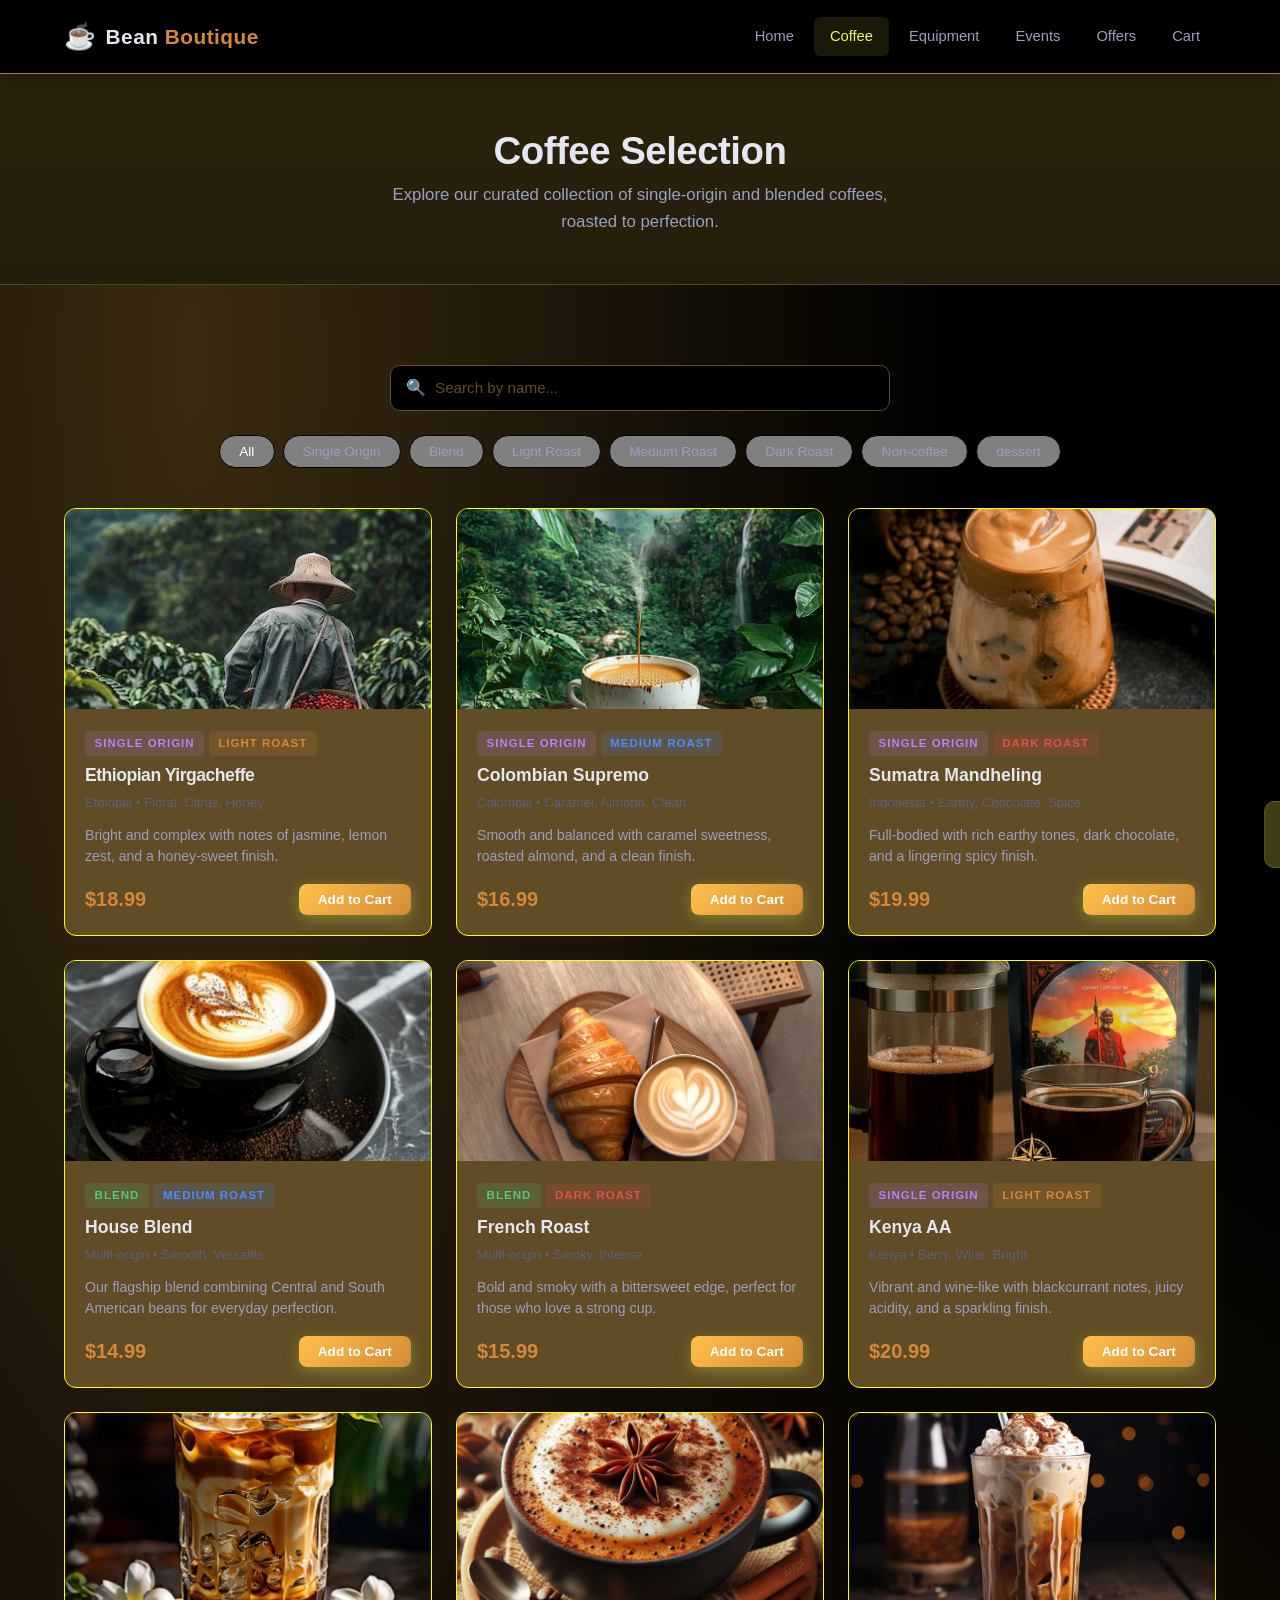
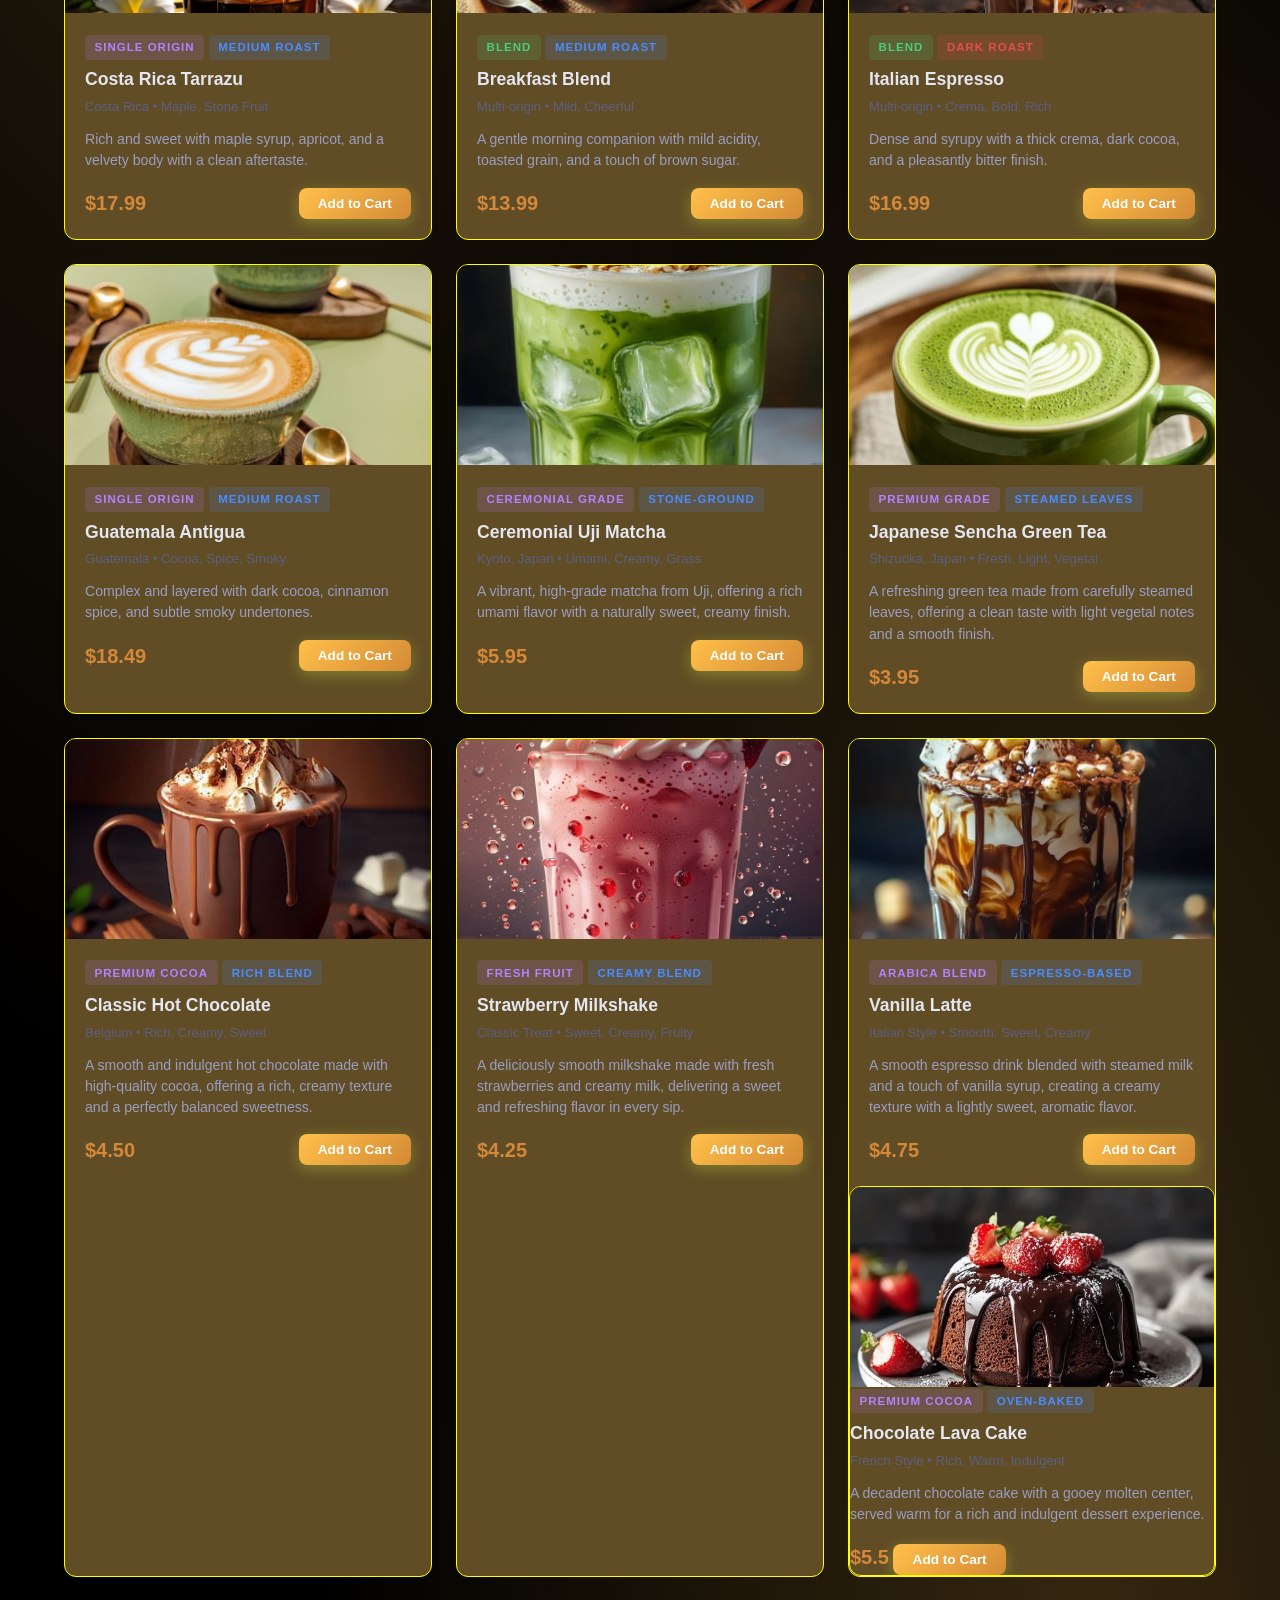
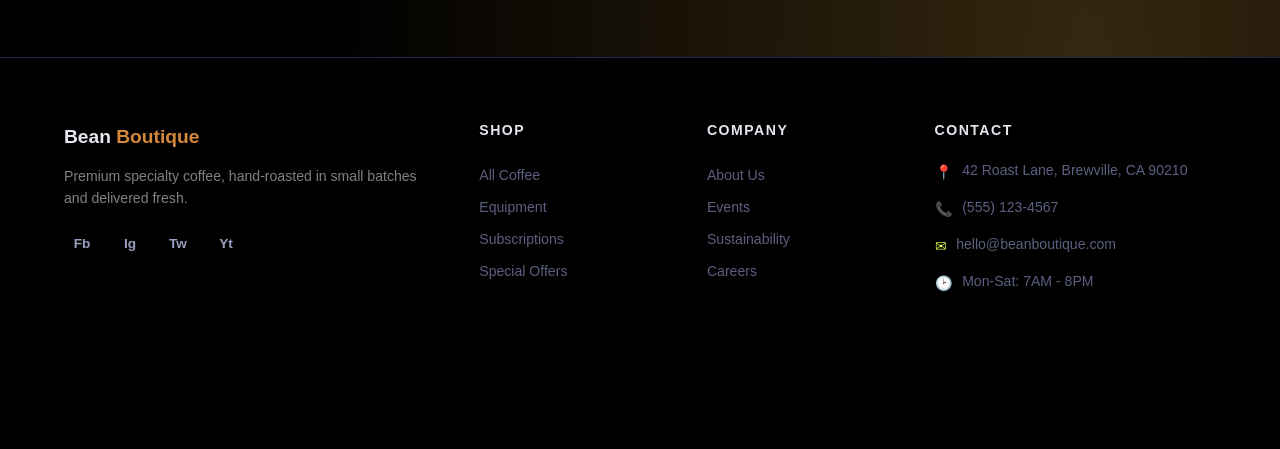
<file: events/coffee.html>
<!DOCTYPE html>
<html lang="en">
<head>
  <meta charset="UTF-8">
  <meta name="viewport" content="width=device-width, initial-scale=1.0">
  <meta name="description" content="Browse Bean Boutique's full selection of single-origin and blended coffees with search and filter.">
  <title>Coffee Selection | Bean Boutique</title>
  <link rel="stylesheet" href="style.css">
</head>
<body>

  <!-- Toast Notification -->
  <div id="toast" class="toast" role="status" aria-live="polite">
    <span class="toast__icon">&#9745;</span>
    <span class="toast__text"></span>
  </div>

  <!-- Header -->
  <header class="header">
    <div class="header__inner">
      <a href="index.html" class="header__logo" aria-label="Bean Boutique Home">
        <span class="header__logo-icon">&#9749;</span>
        <span class="header__logo-text">Bean <span>Boutique</span></span>
      </a>
      <nav aria-label="Main navigation">
        <ul class="nav__list">
          <li><a href="index.html" class="nav__link">Home</a></li>
          <li><a href="coffee.html" class="nav__link nav__link--active">Coffee</a></li>
          <li><a href="equipment.html" class="nav__link">Equipment</a></li>
          <li><a href="events.html" class="nav__link">Events</a></li>
          <li><a href="offers.html" class="nav__link">Offers</a></li>
          <li>
            <a href="cart.html" class="nav__link nav__cart-link" aria-label="Shopping cart">
              Cart
              <span class="nav__cart-badge nav__cart-badge--hidden">0</span>
            </a>
          </li>
        </ul>
      </nav>
      <button id="navToggle" class="nav__toggle" aria-label="Toggle menu" aria-expanded="false">
        <span class="nav__toggle-bar"></span>
        <span class="nav__toggle-bar"></span>
        <span class="nav__toggle-bar"></span>
      </button>
    </div>
  </header>

  <!-- Mobile Navigation -->
  <div id="navMobile" class="nav__mobile" aria-hidden="true">
    <nav aria-label="Mobile navigation">
      <ul class="nav__mobile-list">
        <li><a href="index.html" class="nav__mobile-link">Home</a></li>
        <li><a href="coffee.html" class="nav__mobile-link nav__mobile-link--active">Coffee</a></li>
        <li><a href="equipment.html" class="nav__mobile-link">Equipment</a></li>
        <li><a href="events.html" class="nav__mobile-link">Events</a></li>
        <li><a href="offers.html" class="nav__mobile-link">Offers</a></li>
        <li><a href="cart.html" class="nav__mobile-link">Cart</a></li>
      </ul>
    </nav>
  </div>

  <main>
    <section class="page-header" aria-labelledby="coffeePageTitle">
      <div class="container">
        <h1 id="coffeePageTitle" class="page-header__title">Coffee Selection</h1>
        <p class="page-header__desc">Explore our curated collection of single-origin and blended coffees, roasted to perfection.</p>
      </div>
    </section>

    <section class="section" aria-label="Coffee catalog">
      <div class="container">
        <!-- Search Bar -->
        <div class="search-bar">
          <span class="search-bar__icon">&#128269;</span>
          <label for="coffeeSearch" class="form-label" style="display:none;">Search coffee</label>
          <input type="text" id="coffeeSearch" class="search-bar__input" placeholder="Search by name..." aria-label="Search coffee by name">
        </div>

        <!-- Filter Buttons -->
        <div class="filter-bar" role="group" aria-label="Filter coffees">
          <button class="filter-btn filter-btn--active" data-filter="all">All</button>
          <button class="filter-btn" data-filter="single-origin">Single Origin</button>
          <button class="filter-btn" data-filter="blend">Blend</button>
          <button class="filter-btn" data-filter="light">Light Roast</button>
          <button class="filter-btn" data-filter="medium">Medium Roast</button>
          <button class="filter-btn" data-filter="dark">Dark Roast</button>
          <button class="filter-btn" data-filter="Non-coffee">Non-coffee</button>
          <button class="filter-btn" data-filter="dessert">dessert</button>
        </div>

        <!-- No Results Message -->
        <p id="noResults" class="no-results">No coffees match your search. Try a different term or filter.</p>

        <!-- Coffee Grid -->
        <div class="grid grid--3 coffee__grid">
          <article class="card card--visible" data-name="Ethiopian Yirgacheffe" data-category="single-origin" data-roast="light">
            <div class="card__image-wrap">
              <img src="Ethiopian.png" alt="Ethiopian Yirgacheffe coffee" class="card__image">
            </div>
            <div class="card__body">
              <span class="card__tag card__tag--origin">Single Origin</span>
              <span class="card__tag card__tag--light">Light Roast</span>
              <h1 class="card__title">Ethiopian Yirgacheffe</h1>
              <p class="card__meta">Ethiopia &bull; Floral, Citrus, Honey</p>
              <p class="card__desc">Bright and complex with notes of jasmine, lemon zest, and a honey-sweet finish.</p>
              <div class="card__footer">
                <span class="card__price">$18.99</span>
                <button class="btn btn--small btn--primary" data-cart-add data-cart-id="coffee-1" data-cart-name="Ethiopian Yirgacheffe" data-cart-price="18.99" data-cart-image="https://picsum.photos/seed/ethcoffee/80/80">Add to Cart</button>
              </div>
            </div>
          </article>

          <article class="card card--visible" data-name="Colombian Supremo" data-category="single-origin" data-roast="medium">
            <div class="card__image-wrap">
              <img src="Colombian.png" alt="Colombian Supremo coffee" class="card__image">
            </div>
            <div class="card__body">
              <span class="card__tag card__tag--origin">Single Origin</span>
              <span class="card__tag card__tag--medium">Medium Roast</span>
              <h3 class="card__title">Colombian Supremo</h3>
              <p class="card__meta">Colombia &bull; Caramel, Almond, Clean</p>
              <p class="card__desc">Smooth and balanced with caramel sweetness, roasted almond, and a clean finish.</p>
              <div class="card__footer">
                <span class="card__price">$16.99</span>
                <button class="btn btn--small btn--primary" data-cart-add data-cart-id="coffee-2" data-cart-name="Colombian Supremo" data-cart-price="16.99" data-cart-image="https://picsum.photos/seed/colcoffee/80/80">Add to Cart</button>
              </div>
            </div>
          </article>

          <article class="card card--visible" data-name="Sumatra Mandheling" data-category="single-origin" data-roast="dark">
            <div class="card__image-wrap">
              <img src="Sumatraa.png" alt="Sumatra Mandheling coffee" class="card__image">
            </div>
            <div class="card__body">
              <span class="card__tag card__tag--origin">Single Origin</span>
              <span class="card__tag card__tag--dark">Dark Roast</span>
              <h3 class="card__title">Sumatra Mandheling</h3>
              <p class="card__meta">Indonesia &bull; Earthy, Chocolate, Spice</p>
              <p class="card__desc">Full-bodied with rich earthy tones, dark chocolate, and a lingering spicy finish.</p>
              <div class="card__footer">
                <span class="card__price">$19.99</span>
                <button class="btn btn--small btn--primary" data-cart-add data-cart-id="coffee-3" data-cart-name="Sumatra Mandheling" data-cart-price="19.99" data-cart-image="https://picsum.photos/seed/sumcoffee/80/80">Add to Cart</button>
              </div>
            </div>
          </article>

          <article class="card card--visible" data-name="House Blend" data-category="blend" data-roast="medium">
            <div class="card__image-wrap">
              <img src="houseblend.png" alt="House Blend coffee" class="card__image">
            </div>
            <div class="card__body">
              <span class="card__tag card__tag--blend">Blend</span>
              <span class="card__tag card__tag--medium">Medium Roast</span>
              <h3 class="card__title">House Blend</h3>
              <p class="card__meta">Multi-origin &bull; Smooth, Versatile</p>
              <p class="card__desc">Our flagship blend combining Central and South American beans for everyday perfection.</p>
              <div class="card__footer">
                <span class="card__price">$14.99</span>
                <button class="btn btn--small btn--primary" data-cart-add data-cart-id="coffee-4" data-cart-name="House Blend" data-cart-price="14.99" data-cart-image="https://picsum.photos/seed/houseblend/80/80">Add to Cart</button>
              </div>
            </div>
          </article>

          <article class="card card--visible" data-name="French Roast" data-category="blend" data-roast="dark">
            <div class="card__image-wrap">
              <img src="French.png" alt="French Roast coffee" class="card__image">
            </div>
            <div class="card__body">
              <span class="card__tag card__tag--blend">Blend</span>
              <span class="card__tag card__tag--dark">Dark Roast</span>
              <h3 class="card__title">French Roast</h3>
              <p class="card__meta">Multi-origin &bull; Smoky, Intense</p>
              <p class="card__desc">Bold and smoky with a bittersweet edge, perfect for those who love a strong cup.</p>
              <div class="card__footer">
                <span class="card__price">$15.99</span>
                <button class="btn btn--small btn--primary" data-cart-add data-cart-id="coffee-5" data-cart-name="French Roast" data-cart-price="15.99" data-cart-image="https://picsum.photos/seed/frenchroast/80/80">Add to Cart</button>
              </div>
            </div>
          </article>

          <article class="card card--visible" data-name="Kenya AA" data-category="single-origin" data-roast="light">
            <div class="card__image-wrap">
              <img src="Kenya.png" alt="Kenya AA coffee" class="card__image">
            </div>
            <div class="card__body">
              <span class="card__tag card__tag--origin">Single Origin</span>
              <span class="card__tag card__tag--light">Light Roast</span>
              <h3 class="card__title">Kenya AA</h3>
              <p class="card__meta">Kenya &bull; Berry, Wine, Bright</p>
              <p class="card__desc">Vibrant and wine-like with blackcurrant notes, juicy acidity, and a sparkling finish.</p>
              <div class="card__footer">
                <span class="card__price">$20.99</span>
                <button class="btn btn--small btn--primary" data-cart-add data-cart-id="coffee-6" data-cart-name="Kenya AA" data-cart-price="20.99" data-cart-image="https://picsum.photos/seed/kenyacoffee/80/80">Add to Cart</button>
              </div>
            </div>
          </article>

          <article class="card card--visible" data-name="Costa Rica Tarrazu" data-category="single-origin" data-roast="medium">
            <div class="card__image-wrap">
              <img src="Costa.png" alt="Costa Rica Tarrazu coffee" class="card__image">
            </div>
            <div class="card__body">
              <span class="card__tag card__tag--origin">Single Origin</span>
              <span class="card__tag card__tag--medium">Medium Roast</span>
              <h3 class="card__title">Costa Rica Tarrazu</h3>
              <p class="card__meta">Costa Rica &bull; Maple, Stone Fruit</p>
              <p class="card__desc">Rich and sweet with maple syrup, apricot, and a velvety body with a clean aftertaste.</p>
              <div class="card__footer">
                <span class="card__price">$17.99</span>
                <button class="btn btn--small btn--primary" data-cart-add data-cart-id="coffee-7" data-cart-name="Costa Rica Tarrazu" data-cart-price="17.99" data-cart-image="https://picsum.photos/seed/costaricacoffee/80/80">Add to Cart</button>
              </div>
            </div>
          </article>

          <article class="card card--visible" data-name="Breakfast Blend" data-category="blend" data-roast="medium">
            <div class="card__image-wrap">
              <img src="breakfast.png" alt="Breakfast Blend coffee" class="card__image">
            </div>
            <div class="card__body">
              <span class="card__tag card__tag--blend">Blend</span>
              <span class="card__tag card__tag--medium">Medium Roast</span>
              <h3 class="card__title">Breakfast Blend</h3>
              <p class="card__meta">Multi-origin &bull; Mild, Cheerful</p>
              <p class="card__desc">A gentle morning companion with mild acidity, toasted grain, and a touch of brown sugar.</p>
              <div class="card__footer">
                <span class="card__price">$13.99</span>
                <button class="btn btn--small btn--primary" data-cart-add data-cart-id="coffee-8" data-cart-name="Breakfast Blend" data-cart-price="13.99" data-cart-image="https://picsum.photos/seed/breakfastblend/80/80">Add to Cart</button>
              </div>
            </div>
          </article>

          <article class="card card--visible" data-name="Italian Espresso" data-category="blend" data-roast="dark">
            <div class="card__image-wrap">
              <img src="Italian.png" alt="Italian Espresso coffee" class="card__image">
            </div>
            <div class="card__body">
              <span class="card__tag card__tag--blend">Blend</span>
              <span class="card__tag card__tag--dark">Dark Roast</span>
              <h3 class="card__title">Italian Espresso</h3>
              <p class="card__meta">Multi-origin &bull; Crema, Bold, Rich</p>
              <p class="card__desc">Dense and syrupy with a thick crema, dark cocoa, and a pleasantly bitter finish.</p>
              <div class="card__footer">
                <span class="card__price">$16.99</span>
                <button class="btn btn--small btn--primary" data-cart-add data-cart-id="coffee-9" data-cart-name="Italian Espresso" data-cart-price="16.99" data-cart-image="https://picsum.photos/seed/italianespresso/80/80">Add to Cart</button>
              </div>
            </div>
          </article>

          <article class="card card--visible" data-name="Guatemala Antigua" data-category="single-origin" data-roast="medium">
            <div class="card__image-wrap">
              <img src="Guatemala.png" alt="Guatemala Antigua coffee" class="card__image">
            </div>
            <div class="card__body">
              <span class="card__tag card__tag--origin">Single Origin</span>
              <span class="card__tag card__tag--medium">Medium Roast</span>
              <h3 class="card__title">Guatemala Antigua</h3>
              <p class="card__meta">Guatemala &bull; Cocoa, Spice, Smoky</p>
              <p class="card__desc">Complex and layered with dark cocoa, cinnamon spice, and subtle smoky undertones.</p>
              <div class="card__footer">
                <span class="card__price">$18.49</span>
                <button class="btn btn--small btn--primary" data-cart-add data-cart-id="coffee-10" data-cart-name="Guatemala Antigua" data-cart-price="18.49" data-cart-image="https://picsum.photos/seed/guatemalacoffee/80/80">Add to Cart</button>
              </div>
            </div>
          </article>
          <article class="card card--visible" data-name="Ceremonial Uji Matcha" data-category="matcha" data-roast="Non-coffee">
    <div class="card__image-wrap">
        <img src="matcha.png" alt="Ceremonial Uji Matcha" class="card__image">
    </div>
    <div class="card__body">
        <span class="card__tag card__tag--origin">Ceremonial Grade</span>
        <span class="card__tag card__tag--medium">Stone-Ground</span>
        <h3 class="card__title">Ceremonial Uji Matcha</h3>
        <p class="card__meta">Kyoto, Japan &bull; Umami, Creamy, Grass</p>
        <p class="card__desc">A vibrant, high-grade matcha from Uji, offering a rich umami flavor with a naturally sweet, creamy finish.</p>
        <div class="card__footer">
            <span class="card__price">$5.95</span>
            <button class="btn btn--small btn--primary" data-cart-add data-cart-id="matcha-01" data-cart-name="Ceremonial Uji Matcha" data-cart-price="5.95" data-cart-image="https://picsum.photos/seed/matcha/80/80">Add to Cart</button>
        </div>
    </div>
</article>
<article class="card card--visible" data-name="Japanese Sencha Green Tea" data-category="Green tea" data-roast="Non-coffee">
    <div class="card__image-wrap">
        <img src="greentea.png" alt="Green tea" class="card__image">
    </div>
<div class="card__body">
        <span class="card__tag card__tag--origin">Premium Grade</span>
        <span class="card__tag card__tag--medium">Steamed Leaves</span>
        <h3 class="card__title">Japanese Sencha Green Tea</h3>
        <p class="card__meta">Shizuoka, Japan &bull; Fresh, Light, Vegetal</p>
        <p class="card__desc">A refreshing green tea made from carefully steamed leaves, offering a clean taste with light vegetal notes and a smooth finish.</p>
        <div class="card__footer">
            <span class="card__price">$3.95</span>
            <button class="btn btn--small btn--primary" data-cart-add data-cart-id="green-tea-01" data-cart-name="Japanese Sencha Green Tea" data-cart-price="3.95" data-cart-image="https://picsum.photos/seed/greentea/80/80">Add to Cart</button>
        </div>
    </div>
</article>
<article class="card card--visible" data-name="Classic Hot Chocolate" data-category="Chocolate" data-roast="Non-coffee">
    <div class="card__image-wrap">
        <img src="hotchocolate.png" alt="Classic Hot Chocolate" class="card__image">
    </div>
    <div class="card__body">
        <span class="card__tag card__tag--origin">Premium Cocoa</span>
        <span class="card__tag card__tag--medium">Rich Blend</span>
        <h3 class="card__title">Classic Hot Chocolate</h3>
        <p class="card__meta">Belgium &bull; Rich, Creamy, Sweet</p>
        <p class="card__desc">A smooth and indulgent hot chocolate made with high-quality cocoa, offering a rich, creamy texture and a perfectly balanced sweetness.</p>
        <div class="card__footer">
            <span class="card__price">$4.50</span>
            <button class="btn btn--small btn--primary" data-cart-add data-cart-id="hot-chocolate-01" data-cart-name="Classic Hot Chocolate" data-cart-price="4.50" data-cart-image="https://picsum.photos/seed/hotchocolate/80/80">Add to Cart</button>
        </div>
    </div>
</article>
<article class="card card--visible" data-name="Strawberry Milkshake" data-category="Milkshake" data-roast="Non-coffee">
    <div class="card__image-wrap">
        <img src="stawberry.png" alt="Strawberry Milkshake" class="card__image">
    </div>
    <div class="card__body">
        <span class="card__tag card__tag--origin">Fresh Fruit</span>
        <span class="card__tag card__tag--medium">Creamy Blend</span>
        <h3 class="card__title">Strawberry Milkshake</h3>
        <p class="card__meta">Classic Treat &bull; Sweet, Creamy, Fruity</p>
        <p class="card__desc">A deliciously smooth milkshake made with fresh strawberries and creamy milk, delivering a sweet and refreshing flavor in every sip.</p>
        <div class="card__footer">
            <span class="card__price">$4.25</span>
            <button class="btn btn--small btn--primary" data-cart-add data-cart-id="strawberry-milkshake-01" data-cart-name="Strawberry Milkshake" data-cart-price="4.25" data-cart-image="https://picsum.photos/seed/strawberrymilkshake/80/80">Add to Cart</button>
        </div>
    </div>
</article>
<article class="card card--visible" data-name="" data-category="Vanilla" data-roast="Non-coffee">
    <div class="card__image-wrap">
        <img src="Vanilla.png" alt="Vanilla Latte" class="card__image">
    </div>
    <div class="card__body">
        <span class="card__tag card__tag--origin">Arabica Blend</span>
        <span class="card__tag card__tag--medium">Espresso-Based</span>
        <h3 class="card__title">Vanilla Latte</h3>
        <p class="card__meta">Italian Style &bull; Smooth, Sweet, Creamy</p>
        <p class="card__desc">A smooth espresso drink blended with steamed milk and a touch of vanilla syrup, creating a creamy texture with a lightly sweet, aromatic flavor.</p>
        <div class="card__footer">
            <span class="card__price">$4.75</span>
            <button class="btn btn--small btn--primary" data-cart-add data-cart-id="vanilla-latte-01" data-cart-name="Vanilla Latte" data-cart-price="4.75" data-cart-image="https://picsum.photos/seed/vanillalatte/80/80">Add to Cart</button>
        </div>
    </div>

<article class="card card--visible" data-name="Chocolate Lava Cake" data-category="Cake" data-roast="dessert">
    <div class="card__image-wrap">
        <img src="d1.png" alt="Chocolate Lava Cake" class="card__image">
    </div>
        <span class="card__tag card__tag--origin">Premium Cocoa</span>
        <span class="card__tag card__tag--medium">Oven-Baked</span>
        <h3 class="card__title">Chocolate Lava Cake</h3>
        <p class="card__meta">French Style &bull; Rich, Warm, Indulgent</p>
        <p class="card__desc">A decadent chocolate cake with a gooey molten center, served warm for a rich and indulgent dessert experience.</p>
        <span class="card__price">$5.5</span>
         <button class="btn btn--small btn--primary" data-cart-add data-cart-id="cake-1" data-cart-name="Chocolate Lava Cake" data-cart-price="5.5" data-cart-image="https://picsum.photos/seed/vanillalatte/80/80">Add to Cart</button>
        
    </div>
       
      
    </section>
  </main>

  
  <footer class="footer">
    <div class="container">
      <div class="footer__grid">
        <div>
          <div class="footer__brand-name">Bean <span>Boutique</span></div>
          <p class="footer__brand-desc">Premium specialty coffee, hand-roasted in small batches and delivered fresh.</p>
          <div class="footer__social">
            <a href="#" class="footer__social-link" aria-label="Facebook">Fb</a>
            <a href="#" class="footer__social-link" aria-label="Instagram">Ig</a>
            <a href="#" class="footer__social-link" aria-label="Twitter">Tw</a>
            <a href="#" class="footer__social-link" aria-label="YouTube">Yt</a>
          </div>
        </div>
        <div>
          <h3 class="footer__heading">Shop</h3>
          <a href="coffee.html" class="footer__link">All Coffee</a>
          <a href="equipment.html" class="footer__link">Equipment</a>
          <a href="offers.html" class="footer__link">Subscriptions</a>
          <a href="offers.html" class="footer__link">Special Offers</a>
        </div>
        <div>
          <h3 class="footer__heading">Company</h3>
          <a href="index.html" class="footer__link">About Us</a>
          <a href="events.html" class="footer__link">Events</a>
          <a href="#" class="footer__link">Sustainability</a>
          <a href="#" class="footer__link">Careers</a>
        </div>
        <div>
          <h3 class="footer__heading">Contact</h3>
          <div class="footer__contact-item">
            <span class="footer__contact-icon">&#128205;</span>
            <span>42 Roast Lane, Brewville, CA 90210</span>
          </div>
          <div class="footer__contact-item">
            <span class="footer__contact-icon">&#128222;</span>
            <span>(555) 123-4567</span>
          </div>
          <div class="footer__contact-item">
            <span class="footer__contact-icon">&#9993;</span>
            <span>hello@beanboutique.com</span>
          </div>
          <div class="footer__contact-item">
            <span class="footer__contact-icon">&#128337;</span>
            <span>Mon-Sat: 7AM - 8PM</span>
          </div>
        </div>
      </div>
      <div class="footer__bottom">
        <p>&copy; 2024 Bean Boutique. All rights reserved.</p>
      </div>
    </div>
  </footer>

  <script src="script.js"></script>
</body>
</html>
</file>
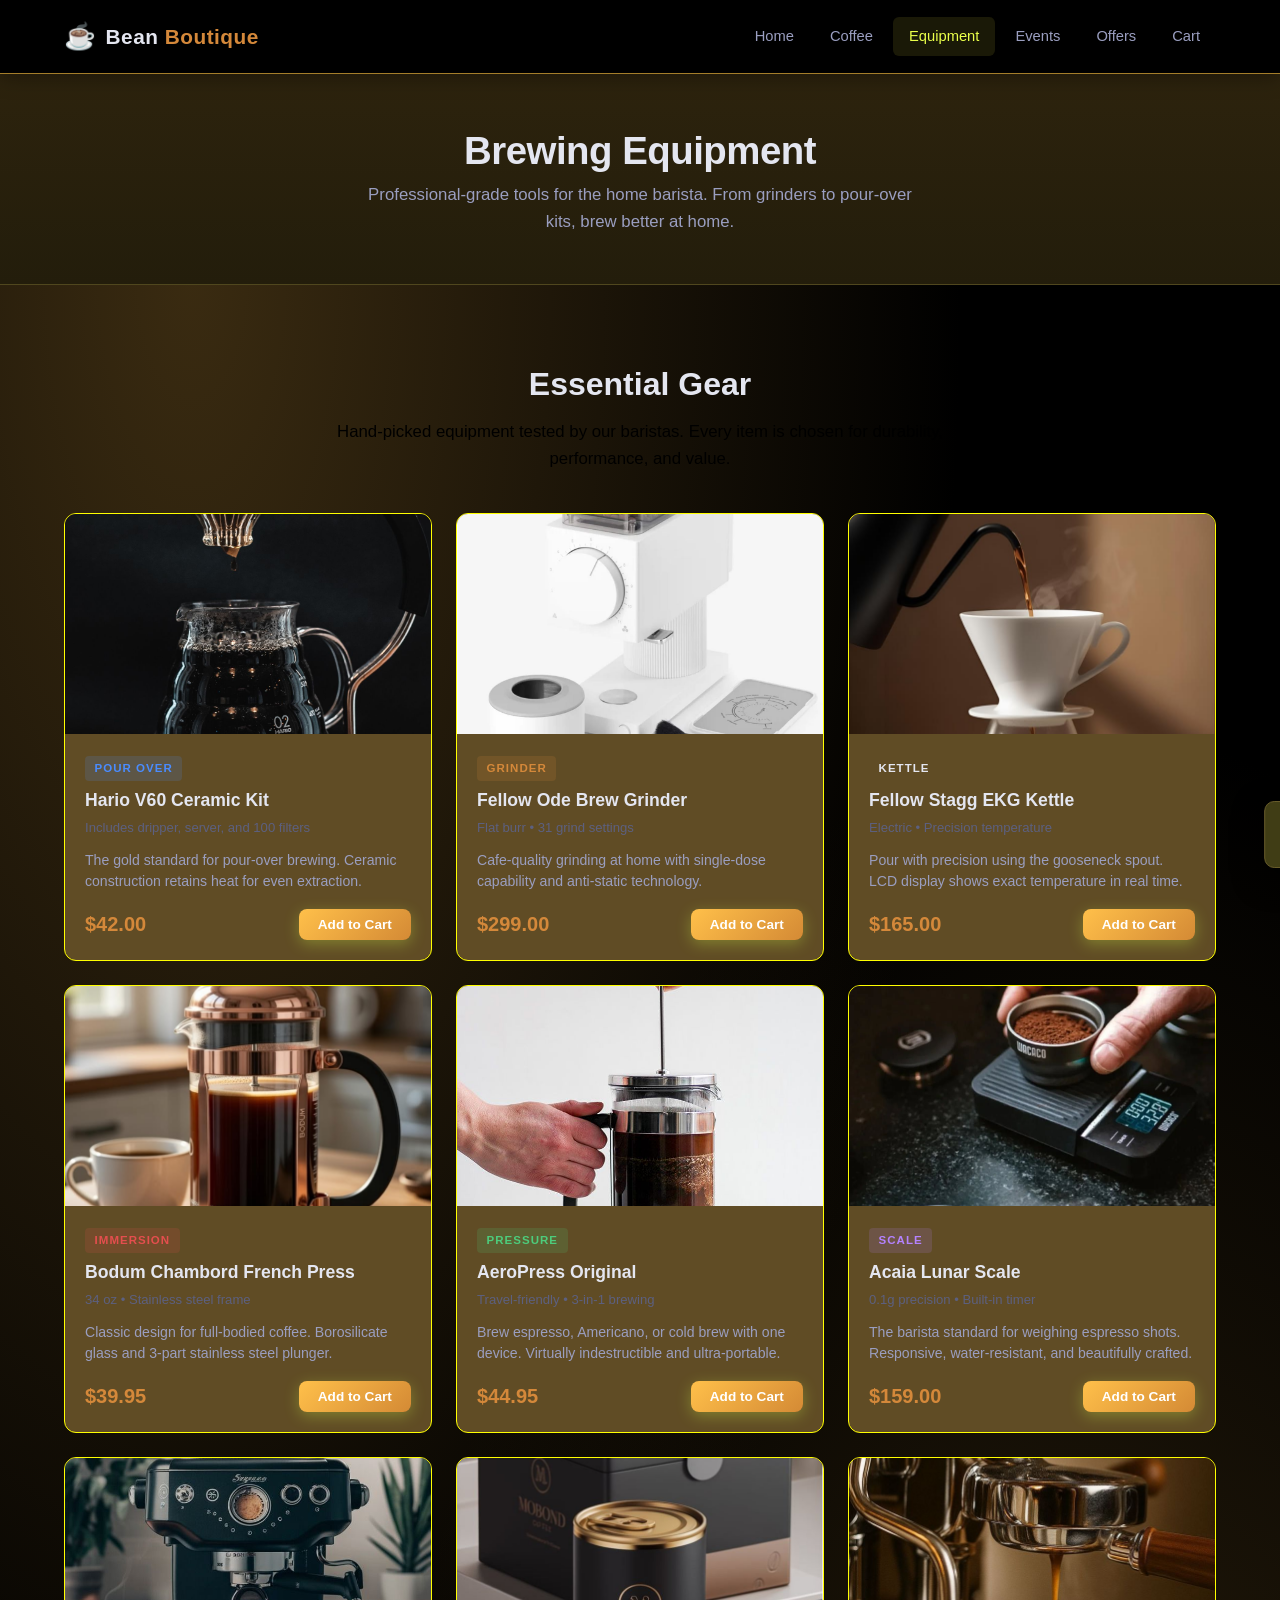
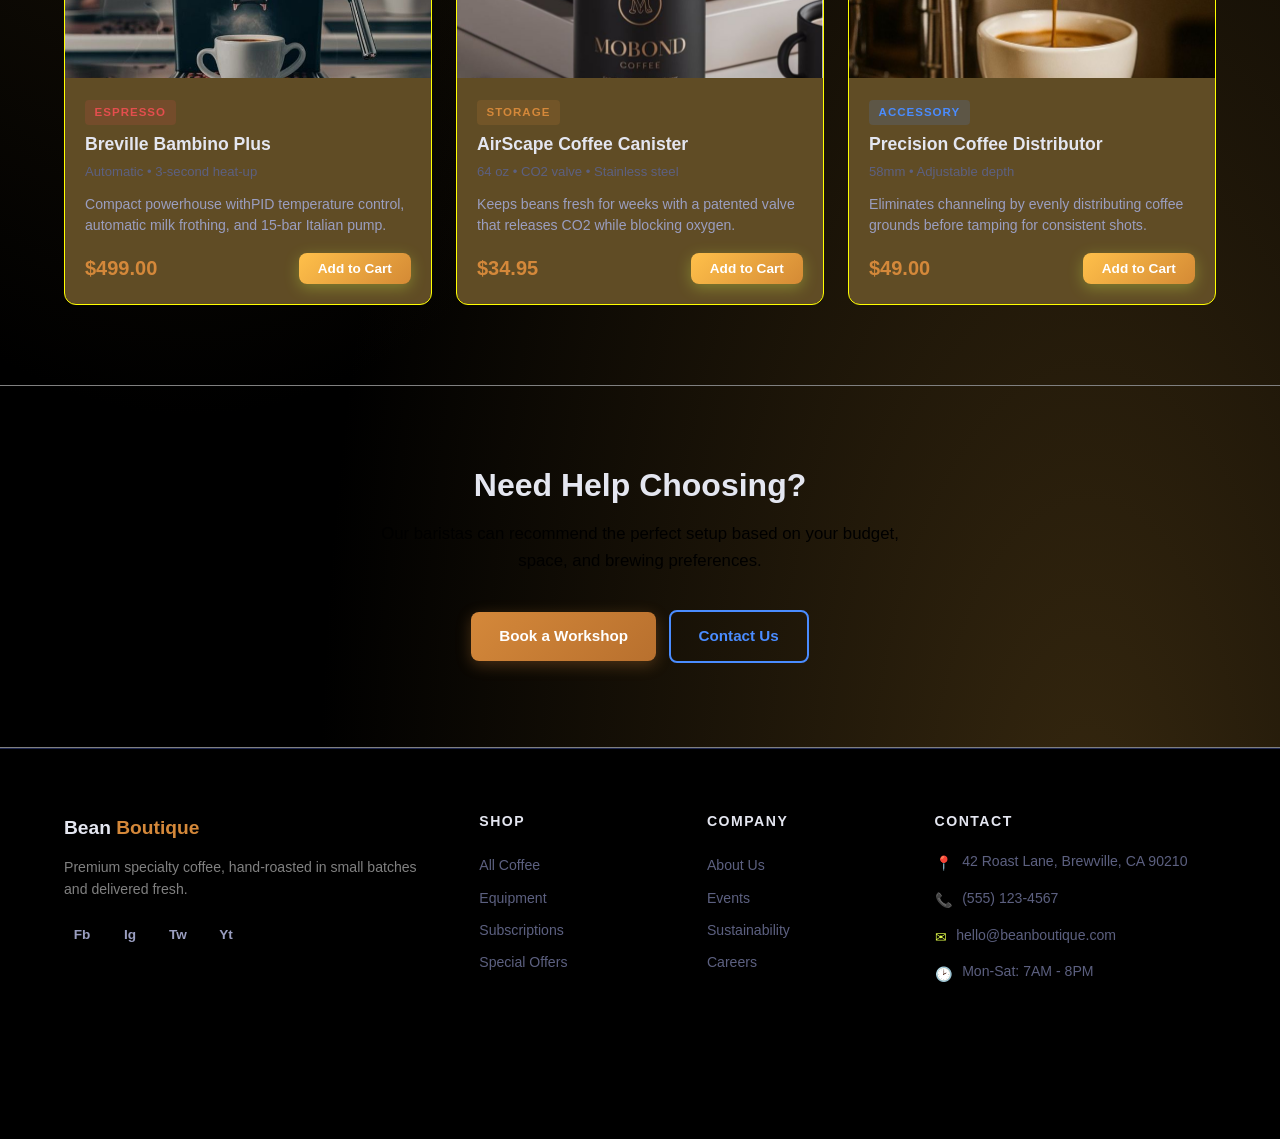
<file: events/equipment.html>
<!DOCTYPE html>
<html lang="en">
<head>
  <meta charset="UTF-8">
  <meta name="viewport" content="width=device-width, initial-scale=1.0">
  <meta name="description" content="Browse premium brewing equipment at Bean Boutique - pour-over kits, grinders, espresso makers and more.">
  <title>Brewing Equipment | Bean Boutique</title>
  <link rel="stylesheet" href="style.css">
</head>
<body>

 
  <div id="toast" class="toast" role="status" aria-live="polite">
    <span class="toast__icon">&#9745;</span>
    <span class="toast__text"></span>
  </div>

  <header class="header">
    <div class="header__inner">
      <a href="index.html" class="header__logo" aria-label="Bean Boutique Home">
        <span class="header__logo-icon">&#9749;</span>
        <span class="header__logo-text">Bean <span>Boutique</span></span>
      </a>
      <nav aria-label="Main navigation">
        <ul class="nav__list">
          <li><a href="index.html" class="nav__link">Home</a></li>
          <li><a href="coffee.html" class="nav__link">Coffee</a></li>
          <li><a href="equipment.html" class="nav__link nav__link--active">Equipment</a></li>
          <li><a href="events.html" class="nav__link">Events</a></li>
          <li><a href="offers.html" class="nav__link">Offers</a></li>
          <li>
            <a href="cart.html" class="nav__link nav__cart-link" aria-label="Shopping cart">
              Cart
              <span class="nav__cart-badge nav__cart-badge--hidden">0</span>
            </a>
          </li>
        </ul>
      </nav>
      <button id="navToggle" class="nav__toggle" aria-label="Toggle menu" aria-expanded="false">
        <span class="nav__toggle-bar"></span>
        <span class="nav__toggle-bar"></span>
        <span class="nav__toggle-bar"></span>
      </button>
    </div>
  </header>


  <div id="navMobile" class="nav__mobile" aria-hidden="true">
    <nav aria-label="Mobile navigation">
      <ul class="nav__mobile-list">
        <li><a href="index.html" class="nav__mobile-link">Home</a></li>
        <li><a href="coffee.html" class="nav__mobile-link">Coffee</a></li>
        <li><a href="equipment.html" class="nav__mobile-link nav__mobile-link--active">Equipment</a></li>
        <li><a href="events.html" class="nav__mobile-link">Events</a></li>
        <li><a href="offers.html" class="nav__mobile-link">Offers</a></li>
        <li><a href="cart.html" class="nav__mobile-link">Cart</a></li>
      </ul>
    </nav>
  </div>

  <main>
    <section class="page-header" aria-labelledby="equipPageTitle">
      <div class="container">
        <h1 id="equipPageTitle" class="page-header__title">Brewing Equipment</h1>
        <p class="page-header__desc">Professional-grade tools for the home barista. From grinders to pour-over kits, brew better at home.</p>
      </div>
    </section>

    <section class="section" aria-label="Equipment catalog">
      <div class="container">
        <div class="section-intro">
          <h2>Essential Gear</h2>
          <p>Hand-picked equipment tested by our baristas. Every item is chosen for durability, performance, and value.</p>
        </div>

        <div class="grid grid--3 equipment__grid">
          <article class="card">
            <div class="card__image-wrap">
              <img src="e9.png" alt="Hario V60 Pour Over Kit" class="card__image">
            </div>
            <div class="card__body">
              <span class="card__tag card__tag--medium">Pour Over</span>
              <h3 class="card__title">Hario V60 Ceramic Kit</h3>
              <p class="card__meta">Includes dripper, server, and 100 filters</p>
              <p class="card__desc">The gold standard for pour-over brewing. Ceramic construction retains heat for even extraction.</p>
              <div class="card__footer">
                <span class="card__price">$42.00</span>
                <button class="btn btn--small btn--primary" data-cart-add data-cart-id="equip-1" data-cart-name="Hario V60 Ceramic Kit" data-cart-price="42.00" data-cart-image="https://picsum.photos/seed/hariov60/80/80">Add to Cart</button>
              </div>
            </div>
          </article>

          <article class="card">
            <div class="card__image-wrap">
              <img src="e8.png" alt="Fellow Ode Brew Grinder" class="card__image">
            </div>
            <div class="card__body">
              <span class="card__tag card__tag--light">Grinder</span>
              <h3 class="card__title">Fellow Ode Brew Grinder</h3>
              <p class="card__meta">Flat burr &bull; 31 grind settings</p>
              <p class="card__desc">Cafe-quality grinding at home with single-dose capability and anti-static technology.</p>
              <div class="card__footer">
                <span class="card__price">$299.00</span>
                <button class="btn btn--small btn--primary" data-cart-add data-cart-id="equip-2" data-cart-name="Fellow Ode Brew Grinder" data-cart-price="299.00" data-cart-image="https://picsum.photos/seed/burrgrinder/80/80">Add to Cart</button>
              </div>
            </div>
          </article>

          <article class="card">
            <div class="card__image-wrap">
              <img src="e7.png" alt="Fellow Stagg EKG Kettle" class="card__image">
            </div>
            <div class="card__body">
              <span class="card__tag card__tag--warm">Kettle</span>
              <h3 class="card__title">Fellow Stagg EKG Kettle</h3>
              <p class="card__meta">Electric &bull; Precision temperature</p>
              <p class="card__desc">Pour with precision using the gooseneck spout. LCD display shows exact temperature in real time.</p>
              <div class="card__footer">
                <span class="card__price">$165.00</span>
                <button class="btn btn--small btn--primary" data-cart-add data-cart-id="equip-3" data-cart-name="Fellow Stagg EKG Kettle" data-cart-price="165.00" data-cart-image="https://picsum.photos/seed/gooseneck/80/80">Add to Cart</button>
              </div>
            </div>
          </article>

          <article class="card">
            <div class="card__image-wrap">
              <img src="e6.png" alt="Bodum Chambord French Press" class="card__image">
            </div>
            <div class="card__body">
              <span class="card__tag card__tag--dark">Immersion</span>
              <h3 class="card__title">Bodum Chambord French Press</h3>
              <p class="card__meta">34 oz &bull; Stainless steel frame</p>
              <p class="card__desc">Classic design for full-bodied coffee. Borosilicate glass and 3-part stainless steel plunger.</p>
              <div class="card__footer">
                <span class="card__price">$39.95</span>
                <button class="btn btn--small btn--primary" data-cart-add data-cart-id="equip-4" data-cart-name="Bodum Chambord French Press" data-cart-price="39.95" data-cart-image="https://picsum.photos/seed/frenchpress/80/80">Add to Cart</button>
              </div>
            </div>
          </article>

          <article class="card">
            <div class="card__image-wrap">
              <img src="e5.png" alt="AeroPress Original" class="card__image">
            </div>
            <div class="card__body">
              <span class="card__tag card__tag--blend">Pressure</span>
              <h3 class="card__title">AeroPress Original</h3>
              <p class="card__meta">Travel-friendly &bull; 3-in-1 brewing</p>
              <p class="card__desc">Brew espresso, Americano, or cold brew with one device. Virtually indestructible and ultra-portable.</p>
              <div class="card__footer">
                <span class="card__price">$44.95</span>
                <button class="btn btn--small btn--primary" data-cart-add data-cart-id="equip-5" data-cart-name="AeroPress Original" data-cart-price="44.95" data-cart-image="https://picsum.photos/seed/aeropress/80/80">Add to Cart</button>
              </div>
            </div>
          </article>

          <article class="card">
            <div class="card__image-wrap">
              <img src="e4.png" alt="Acaia Lunar Scale" class="card__image">
            </div>
            <div class="card__body">
              <span class="card__tag card__tag--origin">Scale</span>
              <h3 class="card__title">Acaia Lunar Scale</h3>
              <p class="card__meta">0.1g precision &bull; Built-in timer</p>
              <p class="card__desc">The barista standard for weighing espresso shots. Responsive, water-resistant, and beautifully crafted.</p>
              <div class="card__footer">
                <span class="card__price">$159.00</span>
                <button class="btn btn--small btn--primary" data-cart-add data-cart-id="equip-6" data-cart-name="Acaia Lunar Scale" data-cart-price="159.00" data-cart-image="https://picsum.photos/seed/coffeescale/80/80">Add to Cart</button>
              </div>
            </div>
          </article>

          <article class="card">
            <div class="card__image-wrap">
              <img src="e3.png" alt="Breville Bambino Espresso Machine" class="card__image">
            </div>
            <div class="card__body">
              <span class="card__tag card__tag--dark">Espresso</span>
              <h3 class="card__title">Breville Bambino Plus</h3>
              <p class="card__meta">Automatic &bull; 3-second heat-up</p>
              <p class="card__desc">Compact powerhouse withPID temperature control, automatic milk frothing, and 15-bar Italian pump.</p>
              <div class="card__footer">
                <span class="card__price">$499.00</span>
                <button class="btn btn--small btn--primary" data-cart-add data-cart-id="equip-7" data-cart-name="Breville Bambino Plus" data-cart-price="499.00" data-cart-image="https://picsum.photos/seed/espressomachine/80/80">Add to Cart</button>
              </div>
            </div>
          </article>

          <article class="card">
            <div class="card__image-wrap">
              <img src="e2.png" alt="AirScape Coffee Canister" class="card__image">
            </div>
            <div class="card__body">
              <span class="card__tag card__tag--light">Storage</span>
              <h3 class="card__title">AirScape Coffee Canister</h3>
              <p class="card__meta">64 oz &bull; CO2 valve &bull; Stainless steel</p>
              <p class="card__desc">Keeps beans fresh for weeks with a patented valve that releases CO2 while blocking oxygen.</p>
              <div class="card__footer">
                <span class="card__price">$34.95</span>
                <button class="btn btn--small btn--primary" data-cart-add data-cart-id="equip-8" data-cart-name="AirScape Coffee Canister" data-cart-price="34.95" data-cart-image="https://picsum.photos/seed/coffeekeeper/80/80">Add to Cart</button>
              </div>
            </div>
          </article>

          <article class="card">
            <div class="card__image-wrap">
              <img src="e1.png" alt="Espresso Distribution Tool" class="card__image">
            </div>
            <div class="card__body">
              <span class="card__tag card__tag--medium">Accessory</span>
              <h3 class="card__title">Precision Coffee Distributor</h3>
              <p class="card__meta">58mm &bull; Adjustable depth</p>
              <p class="card__desc">Eliminates channeling by evenly distributing coffee grounds before tamping for consistent shots.</p>
              <div class="card__footer">
                <span class="card__price">$49.00</span>
                <button class="btn btn--small btn--primary" data-cart-add data-cart-id="equip-9" data-cart-name="Precision Coffee Distributor" data-cart-price="49.00" data-cart-image="https://picsum.photos/seed/coffeedistributor/80/80">Add to Cart</button>
              </div>
            </div>
          </article>
        </div>
      </div>
    </section>

  
    <section class="cta-section" aria-labelledby="equipCtaTitle">
      <div class="container">
        <h2 id="equipCtaTitle">Need Help Choosing?</h2>
        <p class="cta-section__desc">Our baristas can recommend the perfect setup based on your budget, space, and brewing preferences.</p>
        <div>
          <a href="events.html" class="btn btn--warm">Book a Workshop</a>
          <a href="#" class="btn btn--outline">Contact Us</a>
        </div>
      </div>
    </section>
  </main>

  <footer class="footer">
    <div class="container">
      <div class="footer__grid">
        <div>
          <div class="footer__brand-name">Bean <span>Boutique</span></div>
          <p class="footer__brand-desc">Premium specialty coffee, hand-roasted in small batches and delivered fresh.</p>
          <div class="footer__social">
            <a href="#" class="footer__social-link" aria-label="Facebook">Fb</a>
            <a href="#" class="footer__social-link" aria-label="Instagram">Ig</a>
            <a href="#" class="footer__social-link" aria-label="Twitter">Tw</a>
            <a href="#" class="footer__social-link" aria-label="YouTube">Yt</a>
          </div>
        </div>
        <div>
          <h3 class="footer__heading">Shop</h3>
          <a href="coffee.html" class="footer__link">All Coffee</a>
          <a href="equipment.html" class="footer__link">Equipment</a>
          <a href="offers.html" class="footer__link">Subscriptions</a>
          <a href="offers.html" class="footer__link">Special Offers</a>
        </div>
        <div>
          <h3 class="footer__heading">Company</h3>
          <a href="index.html" class="footer__link">About Us</a>
          <a href="events.html" class="footer__link">Events</a>
          <a href="#" class="footer__link">Sustainability</a>
          <a href="#" class="footer__link">Careers</a>
        </div>
        <div>
          <h3 class="footer__heading">Contact</h3>
          <div class="footer__contact-item">
            <span class="footer__contact-icon">&#128205;</span>
            <span>42 Roast Lane, Brewville, CA 90210</span>
          </div>
          <div class="footer__contact-item">
            <span class="footer__contact-icon">&#128222;</span>
            <span>(555) 123-4567</span>
          </div>
          <div class="footer__contact-item">
            <span class="footer__contact-icon">&#9993;</span>
            <span>hello@beanboutique.com</span>
          </div>
          <div class="footer__contact-item">
            <span class="footer__contact-icon">&#128337;</span>
            <span>Mon-Sat: 7AM - 8PM</span>
          </div>
        </div>
      </div>
      <div class="footer__bottom">
        <p>&copy; 2024 Bean Boutique. All rights reserved.</p>
      </div>
    </div>
  </footer>

  <script src="script.js"></script>
</body>
</html>
</file>
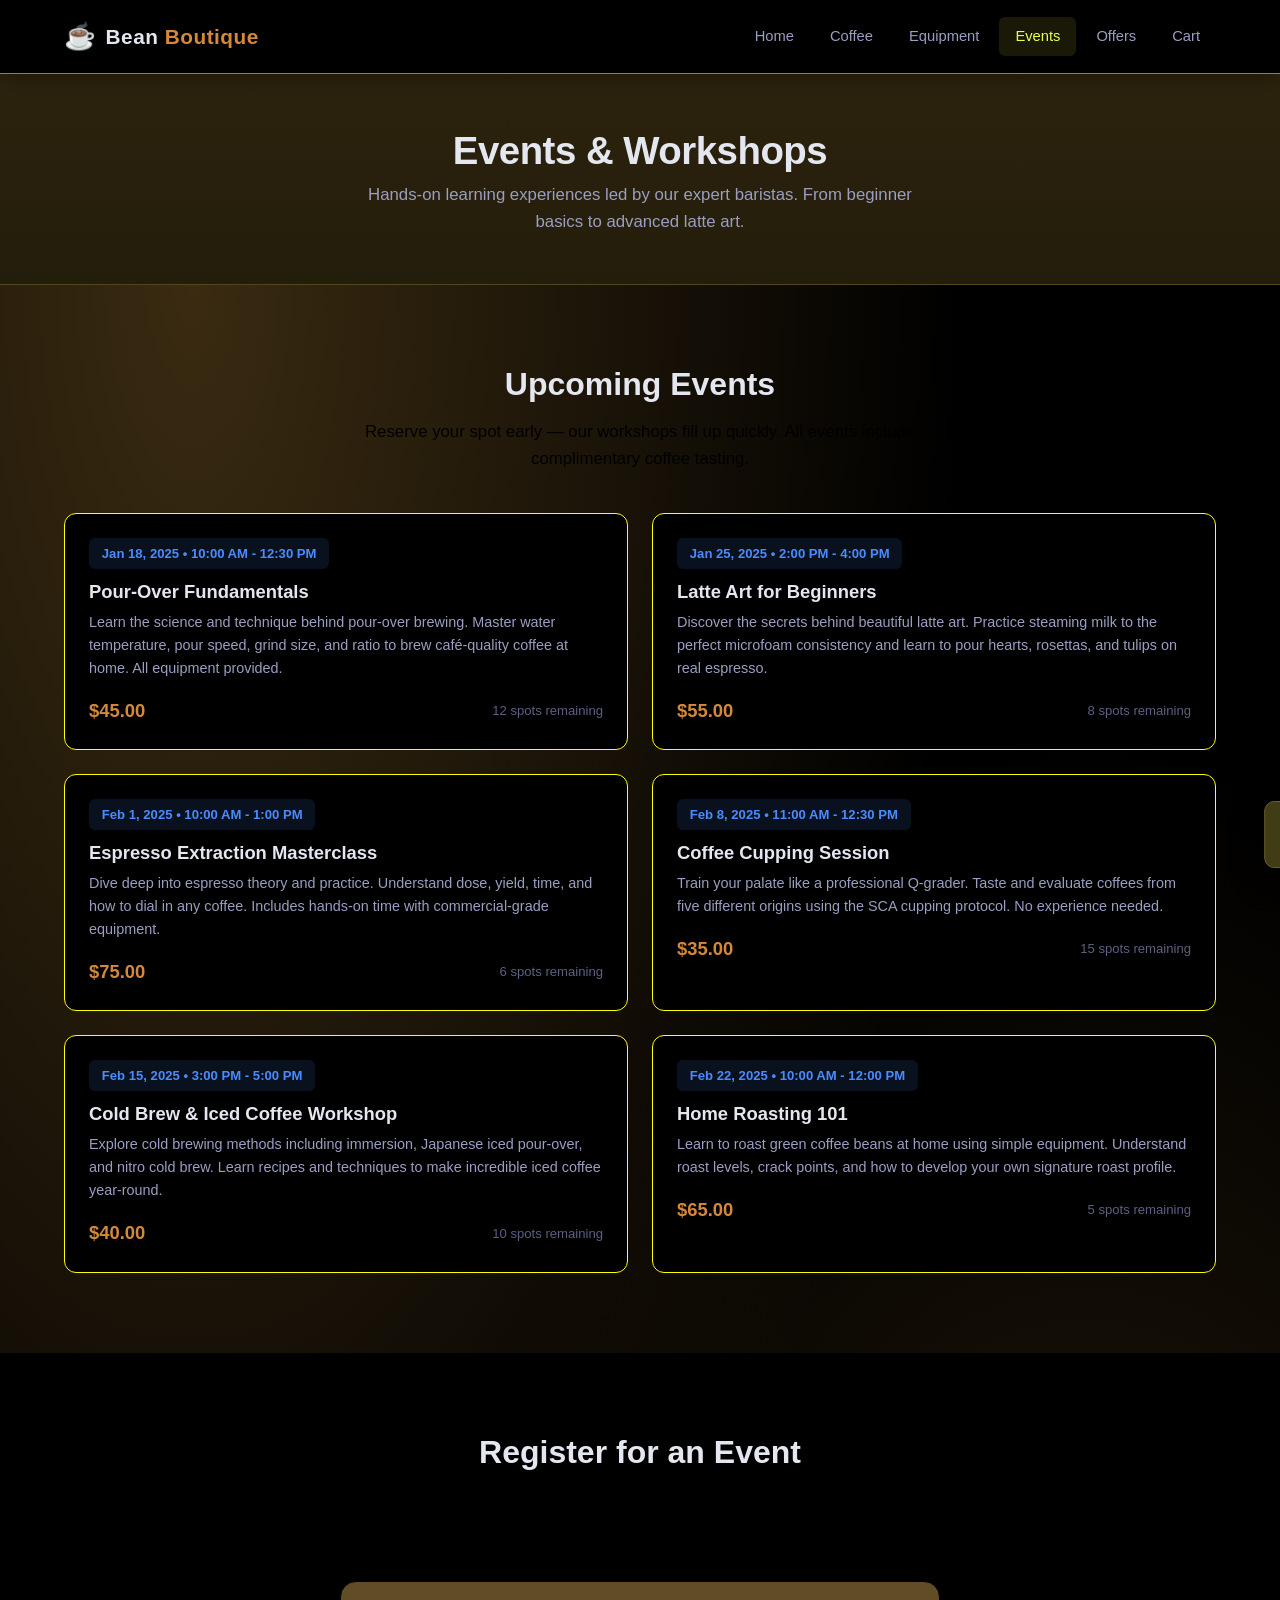
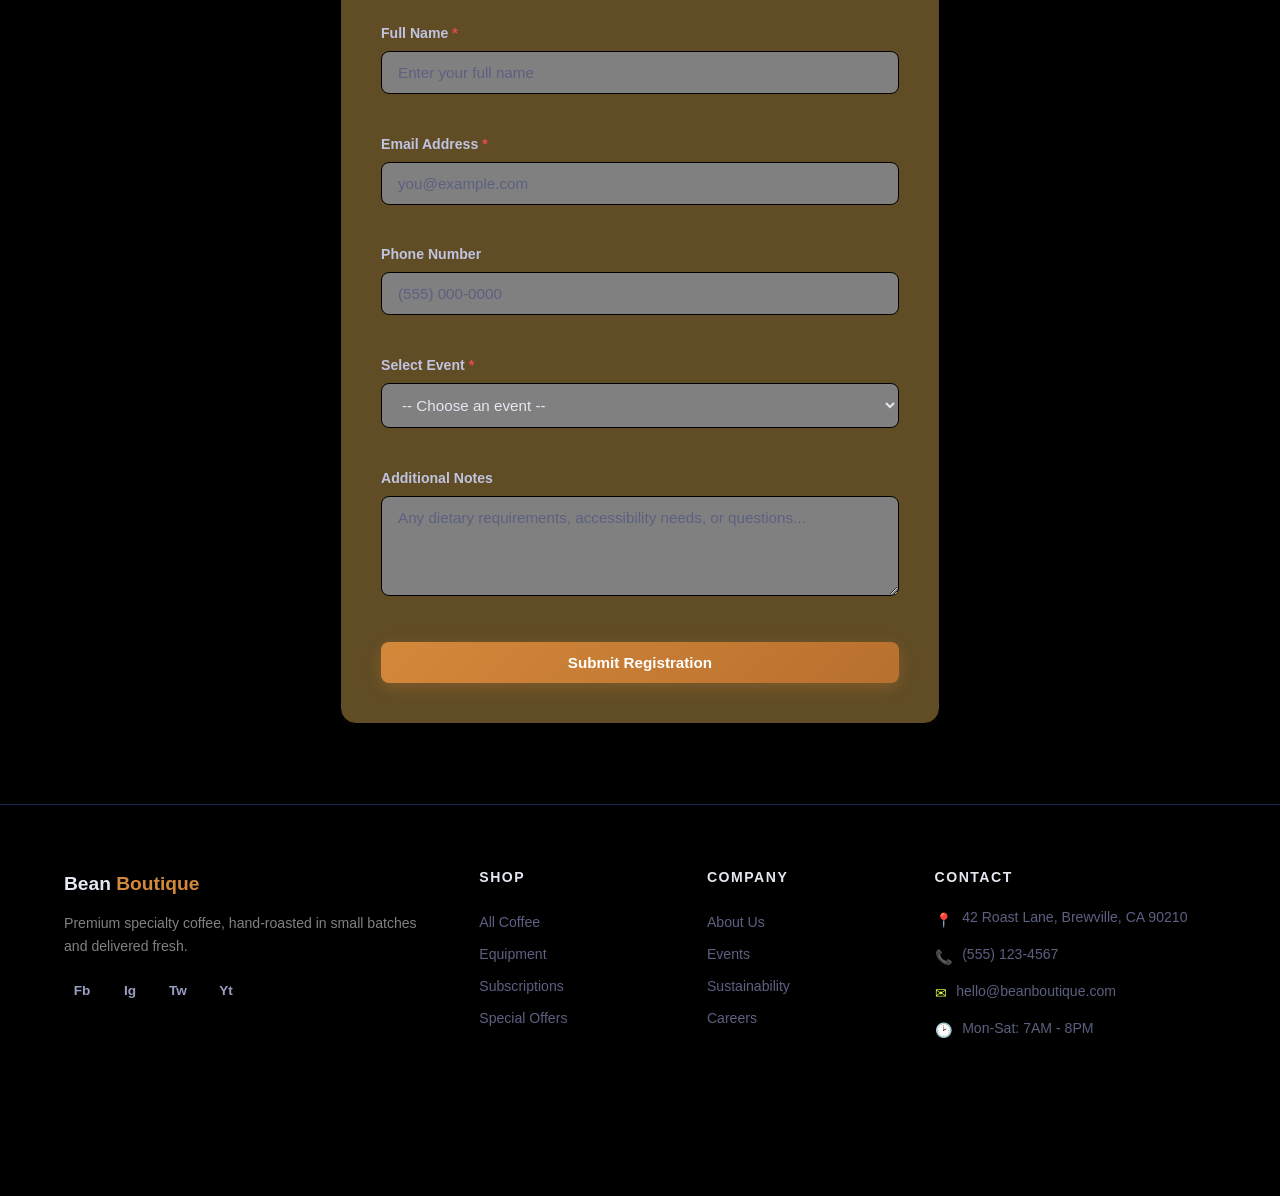
<file: events/events.html>
<!DOCTYPE html>
<html lang="en">
<head>
  <meta charset="UTF-8">
  <meta name="viewport" content="width=device-width, initial-scale=1.0">
  <meta name="description" content="Join Bean Boutique events and workshops - learn latte art, espresso techniques, cupping, and more.">
  <title>Events &amp; Workshops | Bean Boutique</title>
  <link rel="stylesheet" href="style.css">
</head>
<body>

  
  <div id="toast" class="toast" role="status" aria-live="polite">
    <span class="toast__icon">&#9745;</span>
    <span class="toast__text"></span>
  </div>

  
  <header class="header">
    <div class="header__inner">
      <a href="index.html" class="header__logo" aria-label="Bean Boutique Home">
        <span class="header__logo-icon">&#9749;</span>
        <span class="header__logo-text">Bean <span>Boutique</span></span>
      </a>
      <nav aria-label="Main navigation">
        <ul class="nav__list">
          <li><a href="index.html" class="nav__link">Home</a></li>
          <li><a href="coffee.html" class="nav__link">Coffee</a></li>
          <li><a href="equipment.html" class="nav__link">Equipment</a></li>
          <li><a href="events.html" class="nav__link nav__link--active">Events</a></li>
          <li><a href="offers.html" class="nav__link">Offers</a></li>
          <li>
            <a href="cart.html" class="nav__link nav__cart-link" aria-label="Shopping cart">
              Cart
              <span class="nav__cart-badge nav__cart-badge--hidden">0</span>
            </a>
          </li>
        </ul>
      </nav>
      <button id="navToggle" class="nav__toggle" aria-label="Toggle menu" aria-expanded="false">
        <span class="nav__toggle-bar"></span>
        <span class="nav__toggle-bar"></span>
        <span class="nav__toggle-bar"></span>
      </button>
    </div>
  </header>

  <div id="navMobile" class="nav__mobile" aria-hidden="true">
    <nav aria-label="Mobile navigation">
      <ul class="nav__mobile-list">
        <li><a href="index.html" class="nav__mobile-link">Home</a></li>
        <li><a href="coffee.html" class="nav__mobile-link">Coffee</a></li>
        <li><a href="equipment.html" class="nav__mobile-link">Equipment</a></li>
        <li><a href="events.html" class="nav__mobile-link nav__mobile-link--active">Events</a></li>
        <li><a href="offers.html" class="nav__mobile-link">Offers</a></li>
        <li><a href="cart.html" class="nav__mobile-link">Cart</a></li>
      </ul>
    </nav>
  </div>

  <main>
    <section class="page-header" aria-labelledby="eventsPageTitle">
      <div class="container">
        <h1 id="eventsPageTitle" class="page-header__title">Events &amp; Workshops</h1>
        <p class="page-header__desc">Hands-on learning experiences led by our expert baristas. From beginner basics to advanced latte art.</p>
      </div>
    </section>
        <section class="section" aria-labelledby="upcomingTitle">
      <div class="container">
        <div class="section-intro">
          <h2 id="upcomingTitle">Upcoming Events</h2>
          <p>Reserve your spot early — our workshops fill up quickly. All events include complimentary coffee tasting.</p>
        </div>

        <div class="grid grid--2">
          <article class="event-card">
            <span class="event-card__date">Jan 18, 2025 &bull; 10:00 AM - 12:30 PM</span>
            <h3 class="event-card__title">Pour-Over Fundamentals</h3>
            <p class="event-card__desc">Learn the science and technique behind pour-over brewing. Master water temperature, pour speed, grind size, and ratio to brew café-quality coffee at home. All equipment provided.</p>
            <div class="event-card__footer">
              <span class="event-card__price">$45.00</span>
              <span style="font-size:0.82rem; color:#5c6080;">12 spots remaining</span>
            </div>
          </article>

          <article class="event-card">
            <span class="event-card__date">Jan 25, 2025 &bull; 2:00 PM - 4:00 PM</span>
            <h3 class="event-card__title">Latte Art for Beginners</h3>
            <p class="event-card__desc">Discover the secrets behind beautiful latte art. Practice steaming milk to the perfect microfoam consistency and learn to pour hearts, rosettas, and tulips on real espresso.</p>
            <div class="event-card__footer">
              <span class="event-card__price">$55.00</span>
              <span style="font-size:0.82rem; color:#5c6080;">8 spots remaining</span>
            </div>
          </article>

          <article class="event-card">
            <span class="event-card__date">Feb 1, 2025 &bull; 10:00 AM - 1:00 PM</span>
            <h3 class="event-card__title">Espresso Extraction Masterclass</h3>
            <p class="event-card__desc">Dive deep into espresso theory and practice. Understand dose, yield, time, and how to dial in any coffee. Includes hands-on time with commercial-grade equipment.</p>
            <div class="event-card__footer">
              <span class="event-card__price">$75.00</span>
              <span style="font-size:0.82rem; color:#5c6080;">6 spots remaining</span>
            </div>
          </article>

          <article class="event-card">
            <span class="event-card__date">Feb 8, 2025 &bull; 11:00 AM - 12:30 PM</span>
            <h3 class="event-card__title">Coffee Cupping Session</h3>
            <p class="event-card__desc">Train your palate like a professional Q-grader. Taste and evaluate coffees from five different origins using the SCA cupping protocol. No experience needed.</p>
            <div class="event-card__footer">
              <span class="event-card__price">$35.00</span>
              <span style="font-size:0.82rem; color:#5c6080;">15 spots remaining</span>
            </div>
          </article>

          <article class="event-card">
            <span class="event-card__date">Feb 15, 2025 &bull; 3:00 PM - 5:00 PM</span>
            <h3 class="event-card__title">Cold Brew &amp; Iced Coffee Workshop</h3>
            <p class="event-card__desc">Explore cold brewing methods including immersion, Japanese iced pour-over, and nitro cold brew. Learn recipes and techniques to make incredible iced coffee year-round.</p>
            <div class="event-card__footer">
              <span class="event-card__price">$40.00</span>
              <span style="font-size:0.82rem; color:#5c6080;">10 spots remaining</span>
            </div>
          </article>

          <article class="event-card">
            <span class="event-card__date">Feb 22, 2025 &bull; 10:00 AM - 12:00 PM</span>
            <h3 class="event-card__title">Home Roasting 101</h3>
            <p class="event-card__desc">Learn to roast green coffee beans at home using simple equipment. Understand roast levels, crack points, and how to develop your own signature roast profile.</p>
            <div class="event-card__footer">
              <span class="event-card__price">$65.00</span>
              <span style="font-size:0.82rem; color:#5c6080;">5 spots remaining</span>
            </div>
          </article>
        </div>
      </div>
    </section>

    <section class="section section--alt" aria-labelledby="regTitle">
      <div class="container">
        <div class="section-intro">
          <h2 id="regTitle">Register for an Event</h2>
          <p>Fill out the form below to secure your spot. You will receive a confirmation email within 24 hours.</p>
        </div>

        <div class="form-section">
          <form id="eventForm" novalidate>
            <div class="form-group">
              <label for="regName" class="form-label">Full Name <span class="required">*</span></label>
              <input type="text" id="regName" class="form-input" placeholder="Enter your full name" aria-required="true">
              <p class="form-error" aria-live="polite"></p>
            </div>

            <div class="form-group">
              <label for="regEmail" class="form-label">Email Address <span class="required">*</span></label>
              <input type="email" id="regEmail" class="form-input" placeholder="you@example.com" aria-required="true">
              <p class="form-error" aria-live="polite"></p>
            </div>

            <div class="form-group">
              <label for="regPhone" class="form-label">Phone Number</label>
              <input type="tel" id="regPhone" class="form-input" placeholder="(555) 000-0000">
              <p class="form-error" aria-live="polite"></p>
            </div>

            <div class="form-group">
              <label for="regEvent" class="form-label">Select Event <span class="required">*</span></label>
              <select id="regEvent" class="form-select" aria-required="true">
                <option value="">-- Choose an event --</option>
                <option value="pour-over">Pour-Over Fundamentals - Jan 18 ($45)</option>
                <option value="latte-art">Latte Art for Beginners - Jan 25 ($55)</option>
                <option value="espresso">Espresso Extraction Masterclass - Feb 1 ($75)</option>
                <option value="cupping">Coffee Cupping Session - Feb 8 ($35)</option>
                <option value="cold-brew">Cold Brew &amp; Iced Coffee - Feb 15 ($40)</option>
                <option value="roasting">Home Roasting 101 - Feb 22 ($65)</option>
              </select>
              <p class="form-error" aria-live="polite"></p>
            </div>

            <div class="form-group">
              <label for="regNotes" class="form-label">Additional Notes</label>
              <textarea id="regNotes" class="form-textarea" placeholder="Any dietary requirements, accessibility needs, or questions..."></textarea>
              <p class="form-error" aria-live="polite"></p>
            </div>

            <button type="submit" class="btn btn--warm btn--full">Submit Registration</button>
          </form>

          <div id="formSuccess" class="form-success" style="display:none;">
            <div class="form-success__icon">&#10004;</div>
            <h3 class="form-success__title">Registration Successful!</h3>
            <p>Thank you for signing up. A confirmation email with event details and payment instructions will be sent shortly.</p>
            <a href="events.html" class="btn btn--outline" style="margin-top:1.5rem;">Back to Events</a>
          </div>
        </div>
      </div>
    </section>
  </main>
  <footer class="footer">
    <div class="container">
      <div class="footer__grid">
        <div>
          <div class="footer__brand-name">Bean <span>Boutique</span></div>
          <p class="footer__brand-desc">Premium specialty coffee, hand-roasted in small batches and delivered fresh.</p>
          <div class="footer__social">
            <a href="#" class="footer__social-link" aria-label="Facebook">Fb</a>
            <a href="#" class="footer__social-link" aria-label="Instagram">Ig</a>
            <a href="#" class="footer__social-link" aria-label="Twitter">Tw</a>
            <a href="#" class="footer__social-link" aria-label="YouTube">Yt</a>
          </div>
        </div>
        <div>
          <h3 class="footer__heading">Shop</h3>
          <a href="coffee.html" class="footer__link">All Coffee</a>
          <a href="equipment.html" class="footer__link">Equipment</a>
          <a href="offers.html" class="footer__link">Subscriptions</a>
          <a href="offers.html" class="footer__link">Special Offers</a>
        </div>
        <div>
          <h3 class="footer__heading">Company</h3>
          <a href="index.html" class="footer__link">About Us</a>
          <a href="events.html" class="footer__link">Events</a>
          <a href="#" class="footer__link">Sustainability</a>
          <a href="#" class="footer__link">Careers</a>
        </div>
        <div>
          <h3 class="footer__heading">Contact</h3>
          <div class="footer__contact-item">
            <span class="footer__contact-icon">&#128205;</span>
            <span>42 Roast Lane, Brewville, CA 90210</span>
          </div>
          <div class="footer__contact-item">
            <span class="footer__contact-icon">&#128222;</span>
            <span>(555) 123-4567</span>
          </div>
          <div class="footer__contact-item">
            <span class="footer__contact-icon">&#9993;</span>
            <span>hello@beanboutique.com</span>
          </div>
          <div class="footer__contact-item">
            <span class="footer__contact-icon">&#128337;</span>
            <span>Mon-Sat: 7AM - 8PM</span>
          </div>
        </div>
      </div>
      <div class="footer__bottom">
        <p>&copy; 2024 Bean Boutique. All rights reserved.</p>
      </div>
    </div>
  </footer>

  <script src="script.js"></script>
</body>
</html>
</file>
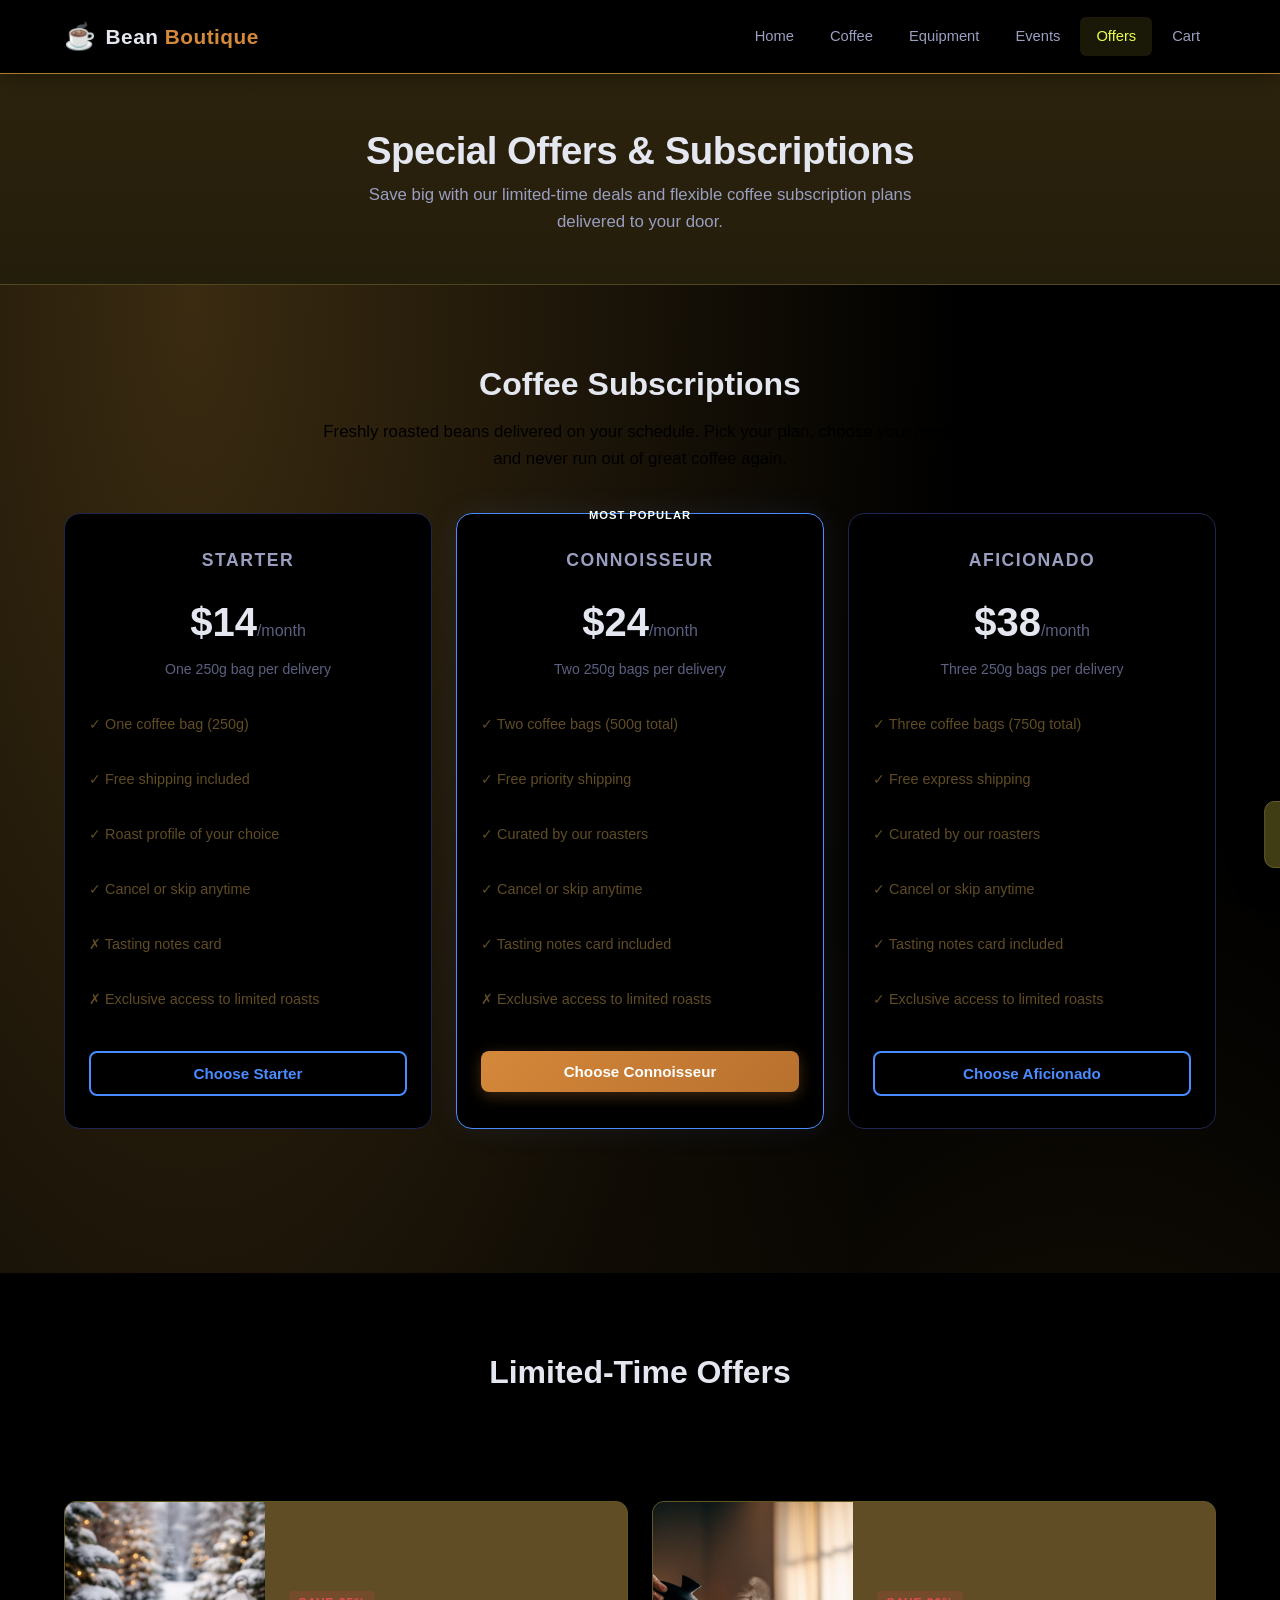
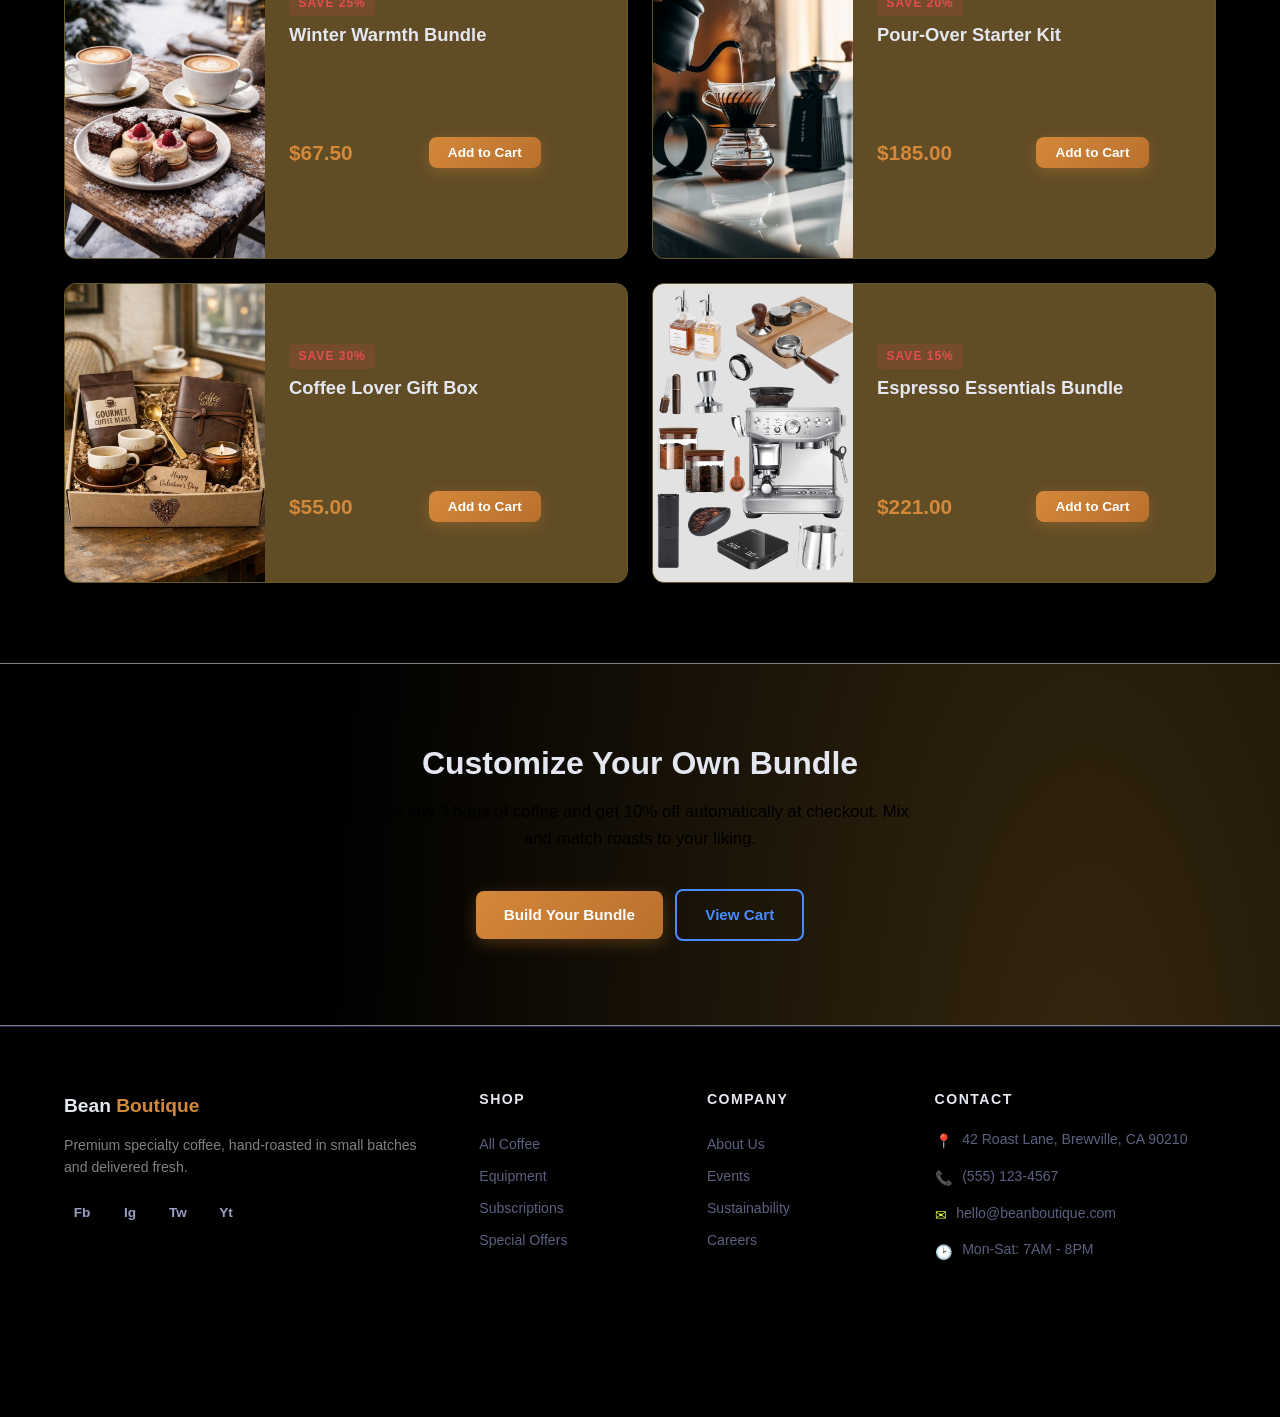
<file: events/offers.html>
<!DOCTYPE html>
<html lang="en">
<head>
  <meta charset="UTF-8">
  <meta name="viewport" content="width=device-width, initial-scale=1.0">
  <meta name="description" content="Bean Boutique special offers and coffee subscriptions - save on your favorite beans with flexible delivery plans.">
  <title>Special Offers &amp; Subscriptions | Bean Boutique</title>
  <link rel="stylesheet" href="style.css">
</head>
<body>

 
  <div id="toast" class="toast" role="status" aria-live="polite">
    <span class="toast__icon">&#9745;</span>
    <span class="toast__text"></span>
  </div>

  <header class="header">
    <div class="header__inner">
      <a href="index.html" class="header__logo" aria-label="Bean Boutique Home">
        <span class="header__logo-icon">&#9749;</span>
        <span class="header__logo-text">Bean <span>Boutique</span></span>
      </a>
      <nav aria-label="Main navigation">
        <ul class="nav__list">
          <li><a href="index.html" class="nav__link">Home</a></li>
          <li><a href="coffee.html" class="nav__link">Coffee</a></li>
          <li><a href="equipment.html" class="nav__link">Equipment</a></li>
          <li><a href="events.html" class="nav__link">Events</a></li>
          <li><a href="offers.html" class="nav__link nav__link--active">Offers</a></li>
          <li>
            <a href="cart.html" class="nav__link nav__cart-link" aria-label="Shopping cart">
              Cart
              <span class="nav__cart-badge nav__cart-badge--hidden">0</span>
            </a>
          </li>
        </ul>
      </nav>
      <button id="navToggle" class="nav__toggle" aria-label="Toggle menu" aria-expanded="false">
        <span class="nav__toggle-bar"></span>
        <span class="nav__toggle-bar"></span>
        <span class="nav__toggle-bar"></span>
      </button>
    </div>
  </header>

  <div id="navMobile" class="nav__mobile" aria-hidden="true">
    <nav aria-label="Mobile navigation">
      <ul class="nav__mobile-list">
        <li><a href="index.html" class="nav__mobile-link">Home</a></li>
        <li><a href="coffee.html" class="nav__mobile-link">Coffee</a></li>
        <li><a href="equipment.html" class="nav__mobile-link">Equipment</a></li>
        <li><a href="events.html" class="nav__mobile-link">Events</a></li>
        <li><a href="offers.html" class="nav__mobile-link nav__mobile-link--active">Offers</a></li>
        <li><a href="cart.html" class="nav__mobile-link">Cart</a></li>
      </ul>
    </nav>
  </div>

  <main>
    <section class="page-header" aria-labelledby="offersPageTitle">
      <div class="container">
        <h1 id="offersPageTitle" class="page-header__title">Special Offers &amp; Subscriptions</h1>
        <p class="page-header__desc">Save big with our limited-time deals and flexible coffee subscription plans delivered to your door.</p>
      </div>
    </section>

   
    <section class="section" aria-labelledby="subsTitle">
      <div class="container">
        <div class="section-intro">
          <h2 id="subsTitle">Coffee Subscriptions</h2>
          <p>Freshly roasted beans delivered on your schedule. Pick your plan, choose your roast, and never run out of great coffee again.</p>
        </div>

        <div class="pricing-grid">
          <article class="pricing-card">
            <p class="pricing-card__name">Starter</p>
            <p class="pricing-card__price">$14<span>/month</span></p>
            <p class="pricing-card__desc">One 250g bag per delivery</p>
            <div class="pricing-card__features">
              <p class="pricing-card__feature">&#10003; One coffee bag (250g)</p>
              <p class="pricing-card__feature">&#10003; Free shipping included</p>
              <p class="pricing-card__feature">&#10003; Roast profile of your choice</p>
              <p class="pricing-card__feature">&#10003; Cancel or skip anytime</p>
              <p class="pricing-card__feature">&#10007; Tasting notes card</p>
              <p class="pricing-card__feature">&#10007; Exclusive access to limited roasts</p>
            </div>
            <button class="btn btn--outline btn--full" data-cart-add data-cart-id="sub-starter" data-cart-name="Starter Subscription" data-cart-price="14.00" data-cart-image="https://picsum.photos/seed/substarter/80/80">Choose Starter</button>
          </article>

          <article class="pricing-card pricing-card--featured">
            <p class="pricing-card__name">Connoisseur</p>
            <p class="pricing-card__price">$24<span>/month</span></p>
            <p class="pricing-card__desc">Two 250g bags per delivery</p>
            <div class="pricing-card__features">
              <p class="pricing-card__feature">&#10003; Two coffee bags (500g total)</p>
              <p class="pricing-card__feature">&#10003; Free priority shipping</p>
              <p class="pricing-card__feature">&#10003; Curated by our roasters</p>
              <p class="pricing-card__feature">&#10003; Cancel or skip anytime</p>
              <p class="pricing-card__feature">&#10003; Tasting notes card included</p>
              <p class="pricing-card__feature">&#10007; Exclusive access to limited roasts</p>
            </div>
            <button class="btn btn--warm btn--full" data-cart-add data-cart-id="sub-connoisseur" data-cart-name="Connoisseur Subscription" data-cart-price="24.00" data-cart-image="https://picsum.photos/seed/subconnoisseur/80/80">Choose Connoisseur</button>
          </article>

          <article class="pricing-card">
            <p class="pricing-card__name">Aficionado</p>
            <p class="pricing-card__price">$38<span>/month</span></p>
            <p class="pricing-card__desc">Three 250g bags per delivery</p>
            <div class="pricing-card__features">
              <p class="pricing-card__feature">&#10003; Three coffee bags (750g total)</p>
              <p class="pricing-card__feature">&#10003; Free express shipping</p>
              <p class="pricing-card__feature">&#10003; Curated by our roasters</p>
              <p class="pricing-card__feature">&#10003; Cancel or skip anytime</p>
              <p class="pricing-card__feature">&#10003; Tasting notes card included</p>
              <p class="pricing-card__feature">&#10003; Exclusive access to limited roasts</p>
            </div>
            <button class="btn btn--outline btn--full" data-cart-add data-cart-id="sub-aficionado" data-cart-name="Aficionado Subscription" data-cart-price="38.00" data-cart-image="https://picsum.photos/seed/subaficionado/80/80">Choose Aficionado</button>
          </article>
        </div>
      </div>
    </section>

    <section class="section section--alt" aria-labelledby="specialTitle">
      <div class="container">
        <div class="section-intro">
          <h2 id="specialTitle">Limited-Time Offers</h2>
          <p>Grab these deals before they are gone. Updated regularly with seasonal picks and bundle savings.</p>
        </div>

        <div class="grid grid--2" style="gap:1.5rem;">
          <article class="offer-card">
            <img src="winter.png" alt="Winter Warmth Coffee Bundle" class="offer-card__image">
            <div class="offer-card__body">
              <span class="offer-card__badge">Save 25%</span>
              <h3 class="offer-card__title">Winter Warmth Bundle</h3>
              <p class="offer-card__desc">French Roast, Sumatra Mandheling, and a Bodum French Press — everything for cozy winter mornings.</p>
              <div class="offer-card__footer">
                <span class="offer-card__price">$67.50</span>
                <span class="offer-card__old-price">$89.90</span>
                <button class="btn btn--small btn--warm" data-cart-add data-cart-id="offer-1" data-cart-name="Winter Warmth Bundle" data-cart-price="67.50" data-cart-image="https://picsum.photos/seed/winterbundle/80/80">Add to Cart</button>
              </div>
            </div>
          </article>

          <article class="offer-card">
            <img src="pour.png" alt="Pour-Over Starter Kit" class="offer-card__image">
            <div class="offer-card__body">
              <span class="offer-card__badge">Save 20%</span>
              <h3 class="offer-card__title">Pour-Over Starter Kit</h3>
              <p class="offer-card__desc">Hario V60, Fellow Stagg Kettle, 250g Ethiopian Yirgacheffe, and 100 filters — the perfect beginner setup.</p>
              <div class="offer-card__footer">
                <span class="offer-card__price">$185.00</span>
                <span class="offer-card__old-price">$230.94</span>
                <button class="btn btn--small btn--warm" data-cart-add data-cart-id="offer-2" data-cart-name="Pour-Over Starter Kit" data-cart-price="185.00" data-cart-image="https://picsum.photos/seed/pouroverkit/80/80">Add to Cart</button>
              </div>
            </div>
          </article>

          <article class="offer-card">
            <img src="box.png" alt="Coffee Lover Gift Box" class="offer-card__image">
            <div class="offer-card__body">
              <span class="offer-card__badge">Save 30%</span>
              <h3 class="offer-card__title">Coffee Lover Gift Box</h3>
              <p class="offer-card__desc">House Blend, Breakfast Blend, AirScape Canister, two ceramic mugs, and a bag of chocolate-covered beans.</p>
              <div class="offer-card__footer">
                <span class="offer-card__price">$55.00</span>
                <span class="offer-card__old-price">$78.85</span>
                <button class="btn btn--small btn--warm" data-cart-add data-cart-id="offer-3" data-cart-name="Coffee Lover Gift Box" data-cart-price="55.00" data-cart-image="https://picsum.photos/seed/giftbox/80/80">Add to Cart</button>
              </div>
            </div>
          </article>

          <article class="offer-card">
            <img src="bundle.png" alt="Espresso Essentials Bundle" class="offer-card__image">
            <div class="offer-card__body">
              <span class="offer-card__badge">Save 15%</span>
              <h3 class="offer-card__title">Espresso Essentials Bundle</h3>
              <p class="offer-card__desc">Italian Espresso, Precision Distributor, Acaia Lunar Scale, and a stainless steel tamper — dial in your shots.</p>
              <div class="offer-card__footer">
                <span class="offer-card__price">$221.00</span>
                <span class="offer-card__old-price">$259.94</span>
                <button class="btn btn--small btn--warm" data-cart-add data-cart-id="offer-4" data-cart-name="Espresso Essentials Bundle" data-cart-price="221.00" data-cart-image="https://picsum.photos/seed/espressokit/80/80">Add to Cart</button>
              </div>
            </div>
          </article>
        </div>
      </div>
    </section>

   
    <section class="cta-section" aria-labelledby="offersCtaTitle">
      <div class="container">
        <h2 id="offersCtaTitle">Customize Your Own Bundle</h2>
        <p class="cta-section__desc">Pick any 3 bags of coffee and get 10% off automatically at checkout. Mix and match roasts to your liking.</p>
        <div>
          <a href="coffee.html" class="btn btn--warm">Build Your Bundle</a>
          <a href="cart.html" class="btn btn--outline">View Cart</a>
        </div>
      </div>
    </section>
  </main>


  <footer class="footer">
    <div class="container">
      <div class="footer__grid">
        <div>
          <div class="footer__brand-name">Bean <span>Boutique</span></div>
          <p class="footer__brand-desc">Premium specialty coffee, hand-roasted in small batches and delivered fresh.</p>
          <div class="footer__social">
            <a href="#" class="footer__social-link" aria-label="Facebook">Fb</a>
            <a href="#" class="footer__social-link" aria-label="Instagram">Ig</a>
            <a href="#" class="footer__social-link" aria-label="Twitter">Tw</a>
            <a href="#" class="footer__social-link" aria-label="YouTube">Yt</a>
          </div>
        </div>
        <div>
          <h3 class="footer__heading">Shop</h3>
          <a href="coffee.html" class="footer__link">All Coffee</a>
          <a href="equipment.html" class="footer__link">Equipment</a>
          <a href="offers.html" class="footer__link">Subscriptions</a>
          <a href="offers.html" class="footer__link">Special Offers</a>
        </div>
        <div>
          <h3 class="footer__heading">Company</h3>
          <a href="index.html" class="footer__link">About Us</a>
          <a href="events.html" class="footer__link">Events</a>
          <a href="#" class="footer__link">Sustainability</a>
          <a href="#" class="footer__link">Careers</a>
        </div>
        <div>
          <h3 class="footer__heading">Contact</h3>
          <div class="footer__contact-item">
            <span class="footer__contact-icon">&#128205;</span>
            <span>42 Roast Lane, Brewville, CA 90210</span>
          </div>
          <div class="footer__contact-item">
            <span class="footer__contact-icon">&#128222;</span>
            <span>(555) 123-4567</span>
          </div>
          <div class="footer__contact-item">
            <span class="footer__contact-icon">&#9993;</span>
            <span>hello@beanboutique.com</span>
          </div>
          <div class="footer__contact-item">
            <span class="footer__contact-icon">&#128337;</span>
            <span>Mon-Sat: 7AM - 8PM</span>
          </div>
        </div>
      </div>
      <div class="footer__bottom">
        <p>&copy; 2024 Bean Boutique. All rights reserved.</p>
      </div>
    </div>
  </footer>

  <script src="script.js"></script>
</body>
</html>
</file>
<file: events/style.css>
*, *::before, *::after {
  margin: 0;
  padding: 0;
  box-sizing: border-box;
}

html {
  scroll-behavior: smooth;
}

body {
  font-family: 'Segoe UI', Helvetica, Arial, sans-serif;
 
  color: #e4e6f0;
  line-height: 1.6;
  min-height: 100vh;
  background-color: black;
  background-image: radial-gradient(ellipse at 15% 10%, #3a2b11 0%, transparent 50%),
                    radial-gradient(ellipse at 85% 90%, #35270f 0%, transparent 50%);
}

img {
  max-width: 100%;
  height: auto;
  display: block;
}

a {
  color:grey;
  text-decoration: none;
  transition: color 0.3s ease;
}

a:hover {
  color: gray;
}

ul {
  list-style: none;
}

button {
  cursor: pointer;
  font-family: inherit;
  border: none;
  outline: none;
}

input, select, textarea {
  font-family: inherit;
  outline: none;
}


h1, h2, h3, h4 {
  line-height: 1.2;
  color: #e4e6f0;
  font-weight: 700;
}

h1 {
  font-size: 2.8rem;
  letter-spacing: -0.5px;
}

h2 {
  font-size: 2rem;
  margin-bottom: 1rem;
}

h3 {
  font-size: 1.35rem;
  margin-bottom: 0.5rem;
}

h4 {
  font-size: 1.1rem;
}

p {
  color: black;
  margin-bottom: 1rem;
}

.text-center {
  text-align: center;
}

.text-warm {
  color: #d4883a;
}

.section-intro {
  max-width: 650px;
  margin: 0 auto 2.5rem;
  text-align: center;
}

.section-intro p {
  font-size: 1.05rem;
}



.container {
  width: 100%;
  max-width: 1200px;
  margin: 0 auto;
  padding: 0 1.5rem;
}

.section {
  padding: 5rem 0;
}

.section--alt {
  background-color: black
}

.grid {
  display: grid;
  gap: 1.5rem;
}

.grid--3 {
  grid-template-columns: repeat(3, 1fr);
}

.grid--4 {
  grid-template-columns: repeat(4, 1fr);
}

.grid--2 {
  grid-template-columns: repeat(2, 1fr);
}


.btn {
  display: inline-block;
  padding: 0.75rem 1.75rem;
  border-radius: 8px;
  font-size: 0.95rem;
  font-weight: 600;
  transition: all 0.3s ease;
  text-align: center;
}

.btn--primary {
  background: linear-gradient(135deg, #ffc04a, #d48a35);
  color: #ffffff;
  box-shadow: 0 4px 15px rgba(216, 255, 74, 0.3);
}

.btn--primary:hover {
  background: linear-gradient(135deg, #5a9cff, #4a78e4);
  box-shadow: 0 6px 20px rgba(74, 140, 255, 0.45);
  transform: translateY(-2px);
  color: #ffffff;
}

.btn--warm {
  background: linear-gradient(135deg, #d4883a, #b8702e);
  color: #ffffff;
  box-shadow: 0 4px 15px rgba(212, 136, 58, 0.3);
}

.btn--warm:hover {
  background: linear-gradient(135deg, #e09a4c, #c8803a);
  box-shadow: 0 6px 20px rgba(212, 136, 58, 0.45);
  transform: translateY(-2px);
  color: #ffffff;
}

.btn--outline {
  background: transparent;
  color: #4a8cff;
  border: 2px solid #4a8cff;
}

.btn--outline:hover {
  background-color: #4a8cff;
  color: #ffffff;
  transform: translateY(-2px);
}

.btn--small {
  padding: 0.5rem 1.2rem;
  font-size: 0.85rem;
}

.btn--danger {
  background: linear-gradient(135deg, #e54d4d, #c43a3a);
  color: #ffffff;
}

.btn--danger:hover {
  background: linear-gradient(135deg, #f06060, #d44a4a);
  transform: translateY(-2px);
}

.btn--full {
  width: 100%;
}



.header {
  position: fixed;
  top: 0;
  left: 0;
  right: 0;
  background-color: black;
  z-index: 1000;
  box-shadow: 0 2px 20px rgba(0, 0, 0, 0.4);
  border-bottom: 1px solid rgb(165, 126, 42);
}

.header__inner {
  display: flex;
  align-items: center;
  justify-content: space-between;
  padding: 1rem 1.5rem;
  max-width: 1200px;
  margin: 0 auto;
}

.header__logo {
  display: flex;
  align-items: center;
  gap: 0.6rem;
}

.header__logo-icon {
  font-size: 1.6rem;
}

.header__logo-text {
  font-size: 1.3rem;
  font-weight: 700;
  color: #e4e6f0;
  letter-spacing: 0.5px;
}

.header__logo-text span {
  color: #d4883a;
}

.nav__list {
  display: flex;
  align-items: center;
  gap: 0.25rem;
}

.nav__link {
  display: block;
  padding: 0.5rem 1rem;
  color: #9a9ec0;
  font-size: 0.92rem;
  font-weight: 500;
  border-radius: 6px;
  transition: all 0.3s ease;
  position: relative;
}

.nav__link:hover {
  color: #e4e6f0;
  background-color: rgba(255, 222, 74, 0.08);
}

.nav__link--active {
  color: #eaff4a;
  background-color: rgba(255, 240, 74, 0.1);
}

.nav__cart-link {
  position: relative;
}

.nav__cart-badge {
  position: absolute;
  top: 2px;
  right: 2px;
  background-color: #d4883a;
  color: #ffffff;
  font-size: 0.65rem;
  font-weight: 700;
  width: 18px;
  height: 18px;
  border-radius: 50%;
  display: flex;
  align-items: center;
  justify-content: center;
}

.nav__cart-badge--hidden {
  display: none;
}


.nav__toggle {
  display: none;
  flex-direction: column;
  gap: 5px;
  background: none;
  padding: 0.5rem;
}

.nav__toggle-bar {
  display: block;
  width: 24px;
  height: 2px;
  background-color: #e4e6f0;
  border-radius: 2px;
  transition: all 0.3s ease;
}

.nav__toggle--open .nav__toggle-bar:nth-child(1) {
  transform: rotate(45deg) translate(5px, 5px);
}

.nav__toggle--open .nav__toggle-bar:nth-child(2) {
  opacity: 0;
}

.nav__toggle--open .nav__toggle-bar:nth-child(3) {
  transform: rotate(-45deg) translate(5px, -5px);
}



.nav__mobile {
  display: none;
  position: fixed;
  top: 0;
  left: 0;
  right: 0;
  bottom: 0;
  background-color: rgba(11, 35, 20, 0.98);
  z-index: 999;
  opacity: 0;
  pointer-events: none;
  transition: opacity 0.3s ease;
}

.nav__mobile--open {
  opacity: 1;
  pointer-events: auto;
}

.nav__mobile-list {
  display: flex;
  flex-direction: column;
  align-items: center;
  justify-content: center;
  height: 100%;
  gap: 0.5rem;
}

.nav__mobile-link {
  display: block;
  padding: 1rem 2rem;
  color: #e4e6f0;
  font-size: 1.3rem;
  font-weight: 600;
  border-radius: 8px;
  transition: all 0.3s ease;
}

.nav__mobile-link:hover {
  color: gray;
  background-color: rgba(113, 74, 255, 0.1);
}

.nav__mobile-link--active {
  color: #4a8cff;
}



.hero {
  position: relative;
  width: 100%;
  height: 85vh;
  min-height: 500px;
  max-height: 800px;
  overflow: hidden;
  margin-top: 65px;
}

.hero__slide {
  position: absolute;
  top: 0;
  left: 0;
  width: 100%;
  height: 100%;
  opacity: 0;
  transition: opacity 1s ease;
}

.hero__slide--active {
  opacity: 1;
}

.hero__image {
  width: 100%;
  height: 100%;
  object-fit: cover;
}

.hero__slide::after {
  content: '';
  position: absolute;
  top: 0;
  left: 0;
  right: 0;
  bottom: 0;
  background: linear-gradient(180deg, black(35, 11, 11, 0.6) 0%, black(11, 16, 35, 0.85) 100%);
}

.hero__content {
  position: absolute;
  top: 50%;
  left: 50%;
  transform: translate(-50%, -50%);
  text-align: center;
  z-index: 2;
  width: 90%;
  max-width: 700px;
}

.hero__subtitle {
  font-size: 1.1rem;
  color: #d4883a;
  font-weight: 600;
  text-transform: uppercase;
  letter-spacing: 3px;
  margin-bottom: 1rem;
}

.hero__title {
  font-size: 3.2rem;
  font-weight: 700;
  color: #ffffff;
  margin-bottom: 1rem;
  line-height: 1.15;
}

.hero__desc {
  font-size: 1.15rem;
  color: #c0c4e0;
  margin-bottom: 2rem;
}

.hero__dots {
  position: absolute;
  bottom: 2rem;
  left: 50%;
  transform: translateX(-50%);
  display: flex;
  gap: 0.75rem;
  z-index: 3;
}

.hero__dot {
  width: 12px;
  height: 12px;
  border-radius: 50%;
  background-color: rgba(255, 255, 255, 0.3);
  border: 2px solid rgba(255, 255, 255, 0.5);
  cursor: pointer;
  transition: all 0.3s ease;
}

.hero__dot--active {
  background-color: black;
  border-color: black;
  transform: scale(1.15);
}

.hero__dot:hover {
  background-color: black(74, 140, 255, 0.6);
}


.modal-overlay {
  position: fixed;
  top: 0;
  left: 0;
  right: 0;
  bottom: 0;
  background-color: rgba(20, 15, 5, 0.85);
  z-index: 2000;
  display: flex;
  align-items: center;
  justify-content: center;
  opacity: 0;
  pointer-events: none;
  transition: opacity 0.4s ease;
}

.modal-overlay--visible {
  opacity: 1;
  pointer-events: auto;
}

.modal {
  background-color: #403a15;
  border: 1px solid #604c25;
  border-radius: 16px;
  padding: 2.5rem;
  max-width: 460px;
  width: 90%;
  text-align: center;
  box-shadow: 0 20px 60px rgba(0, 0, 0, 0.5), 0 0 40px rgba(74, 140, 255, 0.08);
  transform: scale(0.9) translateY(20px);
  transition: transform 0.4s ease;
}

.modal-overlay--visible .modal {
  transform: scale(1) translateY(0);
}

.modal__close {
  position: absolute;
  top: 1rem;
  right: 1.2rem;
  background: none;
  color: #5c6080;
  font-size: 1.5rem;
  transition: color 0.3s ease;
  padding: 0.25rem;
}

.modal__close:hover {
  color: #e4e6f0;
}

.modal__icon {
  font-size: 2.5rem;
  margin-bottom: 1rem;
}

.modal__title {
  font-size: 1.5rem;
  margin-bottom: 0.75rem;
}

.modal__desc {
  font-size: 0.95rem;
  color: #9a9ec0;
  margin-bottom: 1.5rem;
}

.modal__form {
  display: flex;
  gap: 0.5rem;
}

.modal__input {
  flex: 1;
  padding: 0.75rem 1rem;
  background-color: #604c25;
  border: 1px solid #253060;
  border-radius: 8px;
  color: #e4e6f0;
  font-size: 0.95rem;
  transition: border-color 0.3s ease;
}

.modal__input:focus {
  border-color: #4a8cff;
}

.modal__input::placeholder {
  color: #5c6080;
}

.modal__note {
  font-size: 0.78rem;
  color: #5c6080;
  margin-top: 0.75rem;
}

.modal__message {
  font-size: 0.85rem;
  margin-top: 0.5rem;
  min-height: 1.2em;
}

.modal__message--success {
  color: #4dcc7c;
}

.modal__message--error {
  color: #e54d4d;
}


.card {
  background-color: #604c25;
  border: 1px solid yellow;
  border-radius: 12px;
  overflow: hidden;
  transition: all 0.3s ease;
}

.card:hover {
  border-color: #604c25;
  box-shadow: 0 8px 30px rgba(0, 0, 0, 0.3), 0 0 20px rgba(74, 140, 255, 0.06);
  transform: translateY(-4px);
}

.card__image-wrap {
  width: 100%;
  height: 200px;
  overflow: hidden;
}

.card__image {
  width: 100%;
  height: 100%;
  object-fit: cover;
  transition: transform 0.5s ease;
}

.card:hover .card__image {
  transform: scale(1.05);
}

.card__body {
  padding: 1.25rem;
}

.card__tag {
  display: inline-block;
  padding: 0.2rem 0.6rem;
  font-size: 0.72rem;
  font-weight: 600;
  text-transform: uppercase;
  letter-spacing: 1px;
  border-radius: 4px;
  margin-bottom: 0.6rem;
}

.card__tag--light {
  background-color: rgba(212, 136, 58, 0.15);
  color: #d4883a;
}

.card__tag--medium {
  background-color: rgba(74, 140, 255, 0.15);
  color: #4a8cff;
}

.card__tag--dark {
  background-color: rgba(228, 78, 78, 0.15);
  color: #e44e4e;
}

.card__tag--blend {
  background-color: rgba(77, 204, 124, 0.15);
  color: #4dcc7c;
}

.card__tag--origin {
  background-color: rgba(180, 130, 255, 0.15);
  color: #b482ff;
}

.card__title {
  font-size: 1.1rem;
  font-weight: 600;
  margin-bottom: 0.35rem;
  color: #e4e6f0;
}

.card__meta {
  font-size: 0.82rem;
  color: #5c6080;
  margin-bottom: 0.75rem;
}

.card__desc {
  font-size: 0.88rem;
  color: #9a9ec0;
  margin-bottom: 1rem;
  line-height: 1.5;
}

.card__footer {
  display: flex;
  align-items: center;
  justify-content: space-between;
}

.card__price {
  font-size: 1.25rem;
  font-weight: 700;
  color: #d4883a;
}

.search-bar {
  max-width: 500px;
  margin: 0 auto 1.5rem;
  position: relative;
}

.search-bar__icon {
  position: absolute;
  left: 1rem;
  top: 50%;
  transform: translateY(-50%);
  color: #604c25;
  font-size: 1rem;
  pointer-events: none;
}

.search-bar__input {
  width: 100%;
  padding: 0.85rem 1rem 0.85rem 2.75rem;
  background-color: black;
  border: 1px solid #604c25;
  border-radius: 10px;
  color: #e4e6f0;
  font-size: 0.95rem;
  transition: all 0.3s ease;
}

.search-bar__input:focus {
  border-color: #4a8cff;
  box-shadow: 0 0 15px rgba(74, 140, 255, 0.15);
}

.search-bar__input::placeholder {
  color: #604c25;
}

.filter-bar {
  display: flex;
  flex-wrap: wrap;
  justify-content: center;
  gap: 0.5rem;
  margin-bottom: 2.5rem;
}

.filter-btn {
  padding: 0.5rem 1.2rem;
  background-color: gray;
  border: 1px solid black;
  border-radius: 20px;
  color: #9a9ec0;
  font-size: 0.85rem;
  font-weight: 500;
  transition: all 0.3s ease;
}

.filter-btn:hover {
  border-color: black;
  color: #e4e6f0;
}

.filter-btn--active {
  background-color: gray;
  border-color: black;
  color: #ffffff;
}

.coffee__grid .card {
  display: none;
}

.coffee__grid .card--visible {
  display: block;
  animation: cardFadeIn 0.4s ease forwards;
}

.no-results {
  text-align: center;
  padding: 3rem 1rem;
  color: black;
  font-size: 1.1rem;
  display: none;
}

.no-results--visible {
  display: block;
}

/* ========================================
   EQUIPMENT PAGE
   ======================================== */
.equipment__grid .card__image-wrap {
  height: 220px;
}

/* ========================================
   EVENTS PAGE
   ======================================== */
.event-card {
  background-color: black;
  border: 1px solid yellow;
  border-radius: 12px;
  padding: 1.5rem;
  transition: all 0.3s ease;
}

.event-card:hover {
  border-color: #2a3568;
  box-shadow: 0 8px 30px rgba(0, 0, 0, 0.3);
  transform: translateY(-3px);
}

.event-card__date {
  display: inline-block;
  padding: 0.3rem 0.8rem;
  background-color: rgba(74, 140, 255, 0.12);
  color: #4a8cff;
  border-radius: 6px;
  font-size: 0.82rem;
  font-weight: 600;
  margin-bottom: 0.75rem;
}

.event-card__title {
  font-size: 1.15rem;
  font-weight: 600;
  margin-bottom: 0.5rem;
}

.event-card__desc {
  font-size: 0.9rem;
  color: #9a9ec0;
  margin-bottom: 1rem;
}

.event-card__footer {
  display: flex;
  align-items: center;
  justify-content: space-between;
}

.event-card__price {
  font-size: 1.15rem;
  font-weight: 700;
  color: #d4883a;
}

/* ========================================
   REGISTRATION FORM
   ======================================== */
.form-section {
  background-color: #604c25;
  border: 1px solid black;
  border-radius: 16px;
  padding: 2.5rem;
  max-width: 600px;
  margin: 0 auto;
}

.form-group {
  margin-bottom: 1.25rem;
}

.form-label {
  display: block;
  margin-bottom: 0.4rem;
  font-size: 0.88rem;
  font-weight: 600;
  color: #c0c4e0;
}

.form-label .required {
  color: #e54d4d;
}

.form-input,
.form-select,
.form-textarea {
  width: 100%;
  padding: 0.75rem 1rem;
  background-color: gray;
  border: 1px solid black;
  border-radius: 8px;
  color: #e4e6f0;
  font-size: 0.95rem;
  transition: border-color 0.3s ease, box-shadow 0.3s ease;
}

.form-input:focus,
.form-select:focus,
.form-textarea:focus {
  border-color: #fffc4a;
  box-shadow: 0 0 10px rgba(255, 213, 74, 0.12);
}

.form-input::placeholder,
.form-textarea::placeholder {
  color: #5c6080;
}

.form-input--error,
.form-select--error,
.form-textarea--error {
  border-color: #e54d4d;
}

.form-error {
  font-size: 0.8rem;
  color: #e54d4d;
  margin-top: 0.3rem;
  min-height: 1.1em;
}

.form-select {
  cursor: pointer;
}

.form-select option {
  background-color: gray;
  color: #e4e6f0;
}

.form-textarea {
  resize: vertical;
  min-height: 100px;
}

.form-success {
  text-align: center;
  padding: 2rem 1rem;
}

.form-success__icon {
  font-size: 3rem;
  margin-bottom: 1rem;
}

.form-success__title {
  font-size: 1.4rem;
  margin-bottom: 0.5rem;
  color: #4dcc7c;
}

/* ========================================
   SHOPPING CART
   ======================================== */
.cart-empty {
  text-align: center;
  padding: 4rem 1rem;
}

.cart-empty__icon {
  font-size: 4rem;
  margin-bottom: 1.5rem;
  opacity: 0.4;
}

.cart-empty__title {
  font-size: 1.5rem;
  margin-bottom: 0.75rem;
}

.cart-empty__desc {
  color: #5c6080;
  margin-bottom: 2rem;
}

.cart-layout {
  display: grid;
  grid-template-columns: 1fr 360px;
  gap: 2rem;
  align-items: start;
}

.cart-items {
  display: flex;
  flex-direction: column;
  gap: 1rem;
}

.cart-item {
  display: flex;
  align-items: center;
  gap: 1rem;
  background-color: gray;
  border: 1px solid black;
  border-radius: 12px;
  padding: 1rem;
  transition: all 0.3s ease;
}

.cart-item:hover {
  border-color: black;
}

.cart-item__image {
  width: 80px;
  height: 80px;
  border-radius: 8px;
  object-fit: cover;
  flex-shrink: 0;
}

.cart-item__details {
  flex: 1;
  min-width: 0;
}

.cart-item__name {
  font-size: 0.95rem;
  font-weight: 600;
  margin-bottom: 0.2rem;
  white-space: nowrap;
  overflow: hidden;
  text-overflow: ellipsis;
}

.cart-item__price {
  font-size: 0.88rem;
  color: #d4883a;
  font-weight: 600;
}

.cart-item__controls {
  display: flex;
  align-items: center;
  gap: 0.5rem;
  flex-shrink: 0;
}

.cart-item__qty-btn {
  width: 32px;
  height: 32px;
  display: flex;
  align-items: center;
  justify-content: center;
  background-color: gray;
  border: 1px solid black;
  border-radius: 6px;
  color: #e4e6f0;
  font-size: 1rem;
  font-weight: 700;
  transition: all 0.2s ease;
}

.cart-item__qty-btn:hover {
  background-color: gray;
  border-color: black;
}

.cart-item__qty {
  width: 40px;
  text-align: center;
  font-size: 0.95rem;
  font-weight: 600;
  color: #e4e6f0;
}

.cart-item__remove {
  background: none;
  color: #5c6080;
  font-size: 0.82rem;
  padding: 0.4rem 0.6rem;
  border-radius: 6px;
  transition: all 0.2s ease;
  flex-shrink: 0;
}

.cart-item__remove:hover {
  color: #e54d4d;
  background-color: rgba(229, 77, 77, 0.1);
}

.cart-summary {
  background-color: black;
  border: 1px solid #1e2750;
  border-radius: 12px;
  padding: 1.75rem;
  position: sticky;
  top: 90px;
}

.cart-summary__title {
  font-size: 1.2rem;
  font-weight: 700;
  margin-bottom: 1.5rem;
  padding-bottom: 1rem;
  border-bottom: 1px solid gray;
}

.cart-summary__row {
  display: flex;
  justify-content: space-between;
  margin-bottom: 0.75rem;
  font-size: 0.92rem;
}

.cart-summary__row--total {
  font-size: 1.15rem;
  font-weight: 700;
  color: #e4e6f0;
  margin-top: 1rem;
  padding-top: 1rem;
  border-top: 1px solid gray
}

.cart-summary__row--free {
  color: #4dcc7c;
  font-weight: 600;
}

/* ========================================
   OFFERS & SUBSCRIPTIONS
   ======================================== */
.pricing-grid {
  display: grid;
  grid-template-columns: repeat(3, 1fr);
  gap: 1.5rem;
  margin-bottom: 4rem;
}

.pricing-card {
  background-color: black;
  border: 1px solid #1e2750;
  border-radius: 16px;
  padding: 2rem 1.5rem;
  text-align: center;
  transition: all 0.3s ease;
  position: relative;
}

.pricing-card:hover {
  border-color: #2a3568;
  transform: translateY(-5px);
  box-shadow: 0 12px 35px rgba(0, 0, 0, 0.3);
}

.pricing-card--featured {
  border-color: #4a8cff;
  box-shadow: 0 0 30px rgba(74, 140, 255, 0.1);
}

.pricing-card--featured::before {
  content: 'MOST POPULAR';
  position: absolute;
  top: -12px;
  left: 50%;
  transform: translateX(-50%);
  background: linear-gradient(135deg,black);
  color: #ffffff;
  font-size: 0.7rem;
  font-weight: 700;
  padding: 0.3rem 1rem;
  border-radius: 20px;
  letter-spacing: 1px;
}

.pricing-card__name {
  font-size: 1.1rem;
  font-weight: 600;
  color: #9a9ec0;
  text-transform: uppercase;
  letter-spacing: 1.5px;
  margin-bottom: 1rem;
}

.pricing-card__price {
  font-size: 2.5rem;
  font-weight: 700;
  color: #e4e6f0;
  margin-bottom: 0.25rem;
}

.pricing-card__price span {
  font-size: 1rem;
  font-weight: 400;
  color: #5c6080;
}

.pricing-card__desc {
  font-size: 0.88rem;
  color: #5c6080;
  margin-bottom: 1.5rem;
}

.pricing-card__features {
  text-align: left;
  margin-bottom: 2rem;
}

.pricing-card__feature {
  padding: 0.5rem 0;
  font-size: 0.9rem;
  color: #604c25;
  border-bottom: 1px solid gray(30, 39, 80, 0.5);
}

.pricing-card__feature:last-child {
  border-bottom: none;
}

.offer-card {
  background-color: #604c25;
  border: 1px solid #605725;
  border-radius: 12px;
  overflow: hidden;
  transition: all 0.3s ease;
  display: grid;
  grid-template-columns: 200px 1fr;
}

.offer-card:hover {
  border-color: #604c25;
  box-shadow: 0 8px 25px rgba(0, 0, 0, 0.542);
  transform: translateY(-3px);
}

.offer-card__image {
  width: 100%;
  height: 100%;
  object-fit: cover;
}

.offer-card__body {
  padding: 1.5rem;
  display: flex;
  flex-direction: column;
  justify-content: center;
}

.offer-card__badge {
  display: inline-block;
  padding: 0.2rem 0.6rem;
  background-color: rgba(229, 77, 77, 0.15);
  color: #e54d4d;
  font-size: 0.75rem;
  font-weight: 700;
  border-radius: 4px;
  text-transform: uppercase;
  letter-spacing: 1px;
  margin-bottom: 0.5rem;
  width: fit-content;
}

.offer-card__title {
  font-size: 1.15rem;
  font-weight: 600;
  margin-bottom: 0.4rem;
}

.offer-card__desc {
  font-size: 0.88rem;
  color: #604c25;
  margin-bottom: 1rem;
}

.offer-card__footer {
  display: flex;
  align-items: center;
  gap: 1rem;
}

.offer-card__price {
  font-size: 1.3rem;
  font-weight: 700;
  color: #d4883a;
}

.offer-card__old-price {
  font-size: 0.9rem;
  color: #604c25;
  text-decoration: line-through;
}

/* ========================================
   ABOUT / CTA SECTION
   ======================================== */
.about-grid {
  display: grid;
  grid-template-columns: 1fr 1fr;
  gap: 3rem;
  align-items: center;
}

.about__image-wrap {
  border-radius: 16px;
  overflow: hidden;
  box-shadow: 0 10px 40px rgba(0, 0, 0, 0.3);
}

.about__image {
  width: 100%;
  height: 350px;
  object-fit: cover;
}

.about__label {
  font-size: 0.82rem;
  font-weight: 600;
  color: #d4883a;
  text-transform: uppercase;
  letter-spacing: 2px;
  margin-bottom: 0.75rem;
}

.about__title {
  margin-bottom: 1rem;
}

.about__text {
  margin-bottom: 1.5rem;
}

.about__stats {
  display: flex;
  gap: 2.5rem;
  margin-top: 2rem;
}

.about__stat-number {
  font-size: 2rem;
  font-weight: 700;
  color: #4a8cff;
}

.about__stat-label {
  font-size: 0.82rem;
  color: #5c6080;
}

.cta-section {
  text-align: center;
  padding: 5rem 0;
  background: linear-gradient(135deg, #604c25);
  border-top: 1px solid gray;
  border-bottom: 1px solid gray;
}

.cta-section__title {
  font-size: 2.2rem;
  margin-bottom: 1rem;
}

.cta-section__desc {
  max-width: 550px;
  margin: 0 auto 2rem;
  font-size: 1.05rem;
}

.cta-section .btn {
  margin: 0.25rem;
}

/* ========================================
   FOOTER
   ======================================== */
.footer {
  background-color: black;
  border-top: 1px solid #1e2750;
  padding: 4rem 0 2rem;
}

.footer__grid {
  display: grid;
  grid-template-columns: 2fr 1fr 1fr 1.5fr;
  gap: 2.5rem;
  margin-bottom: 3rem;
}

.footer__brand-name {
  font-size: 1.2rem;
  font-weight: 700;
  color: #e4e6f0;
  margin-bottom: 0.75rem;
}

.footer__brand-name span {
  color: #d4883a;
}

.footer__brand-desc {
  font-size: 0.88rem;
  color: gray;
  margin-bottom: 1rem;
}

.footer__social {
  display: flex;
  gap: 0.75rem;
}

.footer__social-link {
  display: flex;
  align-items: center;
  justify-content: center;
  width: 36px;
  height: 36px;
  border-radius: 8px;
  background-color: black;
  border: 1px solid black;
  color: #9a9ec0;
  font-size: 0.85rem;
  font-weight: 600;
  transition: all 0.3s ease;
}

.footer__social-link:hover {
  background-color: #ffff4a;
  border-color: #e4ff4a;
  color: #ffffff;
}

.footer__heading {
  font-size: 0.88rem;
  font-weight: 700;
  color: #e4e6f0;
  text-transform: uppercase;
  letter-spacing: 1.5px;
  margin-bottom: 1.25rem;
}

.footer__link {
  display: block;
  padding: 0.3rem 0;
  font-size: 0.88rem;
  color: #5c6080;
  transition: color 0.3s ease;
}

.footer__link:hover {
  color: #fff94a;
}

.footer__contact-item {
  display: flex;
  align-items: flex-start;
  gap: 0.6rem;
  margin-bottom: 0.75rem;
  font-size: 0.88rem;
  color: #5c6080;
}

.footer__contact-icon {
  flex-shrink: 0;
  margin-top: 0.15rem;
  color: #e4ff4a;
}

.footer__bottom {
  border-top: 1px solid black;
  padding-top: 1.5rem;
  text-align: center;
  font-size: 0.82rem;
  color: #3a3e5a;
}

/* ========================================
   PAGE HEADER (inner pages)
   ======================================== */
.page-header {
  padding: 8rem 0 3rem;
  text-align: center;
  background: linear-gradient(180deg, #30250e 0%, #231d0b 100%);
  border-bottom: 1px solid #50471e;
}

.page-header__title {
  font-size: 2.4rem;
  margin-bottom: 0.5rem;
}

.page-header__desc {
  color: #9a9ec0;
  font-size: 1.05rem;
  max-width: 550px;
  margin: 0 auto;
}

/* ========================================
   ANIMATIONS
   ======================================== */
@keyframes cardFadeIn {
  from {
    opacity: 0;
    transform: translateY(20px);
  }
  to {
    opacity: 1;
    transform: translateY(0);
  }
}

@keyframes fadeIn {
  from {
    opacity: 0;
  }
  to {
    opacity: 1;
  }
}

/* ========================================
   TOAST NOTIFICATION
   ======================================== */
.toast {
  position: fixed;
  bottom: 2rem;
  right: 2rem;
  background-color: #403d15;
  border: 1px solid #685c2a;
  border-radius: 10px;
  padding: 1rem 1.5rem;
  box-shadow: 0 10px 30px rgba(0, 0, 0, 0.668);
  z-index: 3000;
  display: flex;
  align-items: center;
  gap: 0.75rem;
  transform: translateX(120%);
  transition: transform 0.4s ease;
  max-width: 340px;
}

.toast--visible {
  transform: translateX(0);
}

.toast__icon {
  font-size: 1.3rem;
  flex-shrink: 0;
}

.toast__text {
  font-size: 0.88rem;
  color: #e4e6f0;
}

/* ========================================
   RESPONSIVE DESIGN
   ======================================== */
@media screen and (max-width: 1024px) {
  .grid--4 {
    grid-template-columns: repeat(2, 1fr);
  }

  .grid--3 {
    grid-template-columns: repeat(2, 1fr);
  }

  .pricing-grid {
    grid-template-columns: repeat(2, 1fr);
  }

  .footer__grid {
    grid-template-columns: repeat(2, 1fr);
  }

  .cart-layout {
    grid-template-columns: 1fr;
  }

  .cart-summary {
    position: static;
  }

  .about-grid {
    grid-template-columns: 1fr;
    gap: 2rem;
  }
}

@media screen and (max-width: 768px) {
  html {
    font-size: 15px;
  }

  .nav__list {
    display: none;
  }

  .nav__toggle {
    display: flex;
  }

  .nav__mobile {
    display: block;
  }

  h1 {
    font-size: 2rem;
  }

  h2 {
    font-size: 1.6rem;
  }

  .hero {
    height: 70vh;
    min-height: 400px;
    margin-top: 60px;
  }

  .hero__title {
    font-size: 2rem;
  }

  .hero__subtitle {
    font-size: 0.85rem;
  }

  .hero__desc {
    font-size: 0.95rem;
  }

  .grid--3,
  .grid--4,
  .grid--2 {
    grid-template-columns: 1fr;
  }

  .pricing-grid {
    grid-template-columns: 1fr;
  }

  .offer-card {
    grid-template-columns: 1fr;
  }

  .offer-card__image-wrap,
  .offer-card__image {
    height: 180px;
  }

  .section {
    padding: 3rem 0;
  }

  .page-header {
    padding: 6rem 0 2rem;
  }

  .page-header__title {
    font-size: 1.8rem;
  }

  .form-section {
    padding: 1.5rem;
  }

  .footer__grid {
    grid-template-columns: 1fr;
    gap: 2rem;
  }

  .about__stats {
    gap: 1.5rem;
  }

  .cta-section__title {
    font-size: 1.6rem;
  }

  .cart-item {
    flex-wrap: wrap;
  }

  .cart-item__image {
    width: 60px;
    height: 60px;
  }

  .modal {
    padding: 1.75rem;
  }

  .modal__form {
    flex-direction: column;
  }

  .toast {
    left: 1rem;
    right: 1rem;
    bottom: 1rem;
    max-width: none;
  }
}

@media screen and (max-width: 480px) {
  .hero__title {
    font-size: 1.6rem;
  }

  .hero__content {
    width: 95%;
  }

  .filter-bar {
    gap: 0.35rem;
  }

  .filter-btn {
    padding: 0.4rem 0.8rem;
    font-size: 0.78rem;
  }

  .card__footer {
    flex-direction: column;
    gap: 0.75rem;
    align-items: flex-start;
  }

  .card__footer .btn {
    width: 100%;
  }
}
</file>
